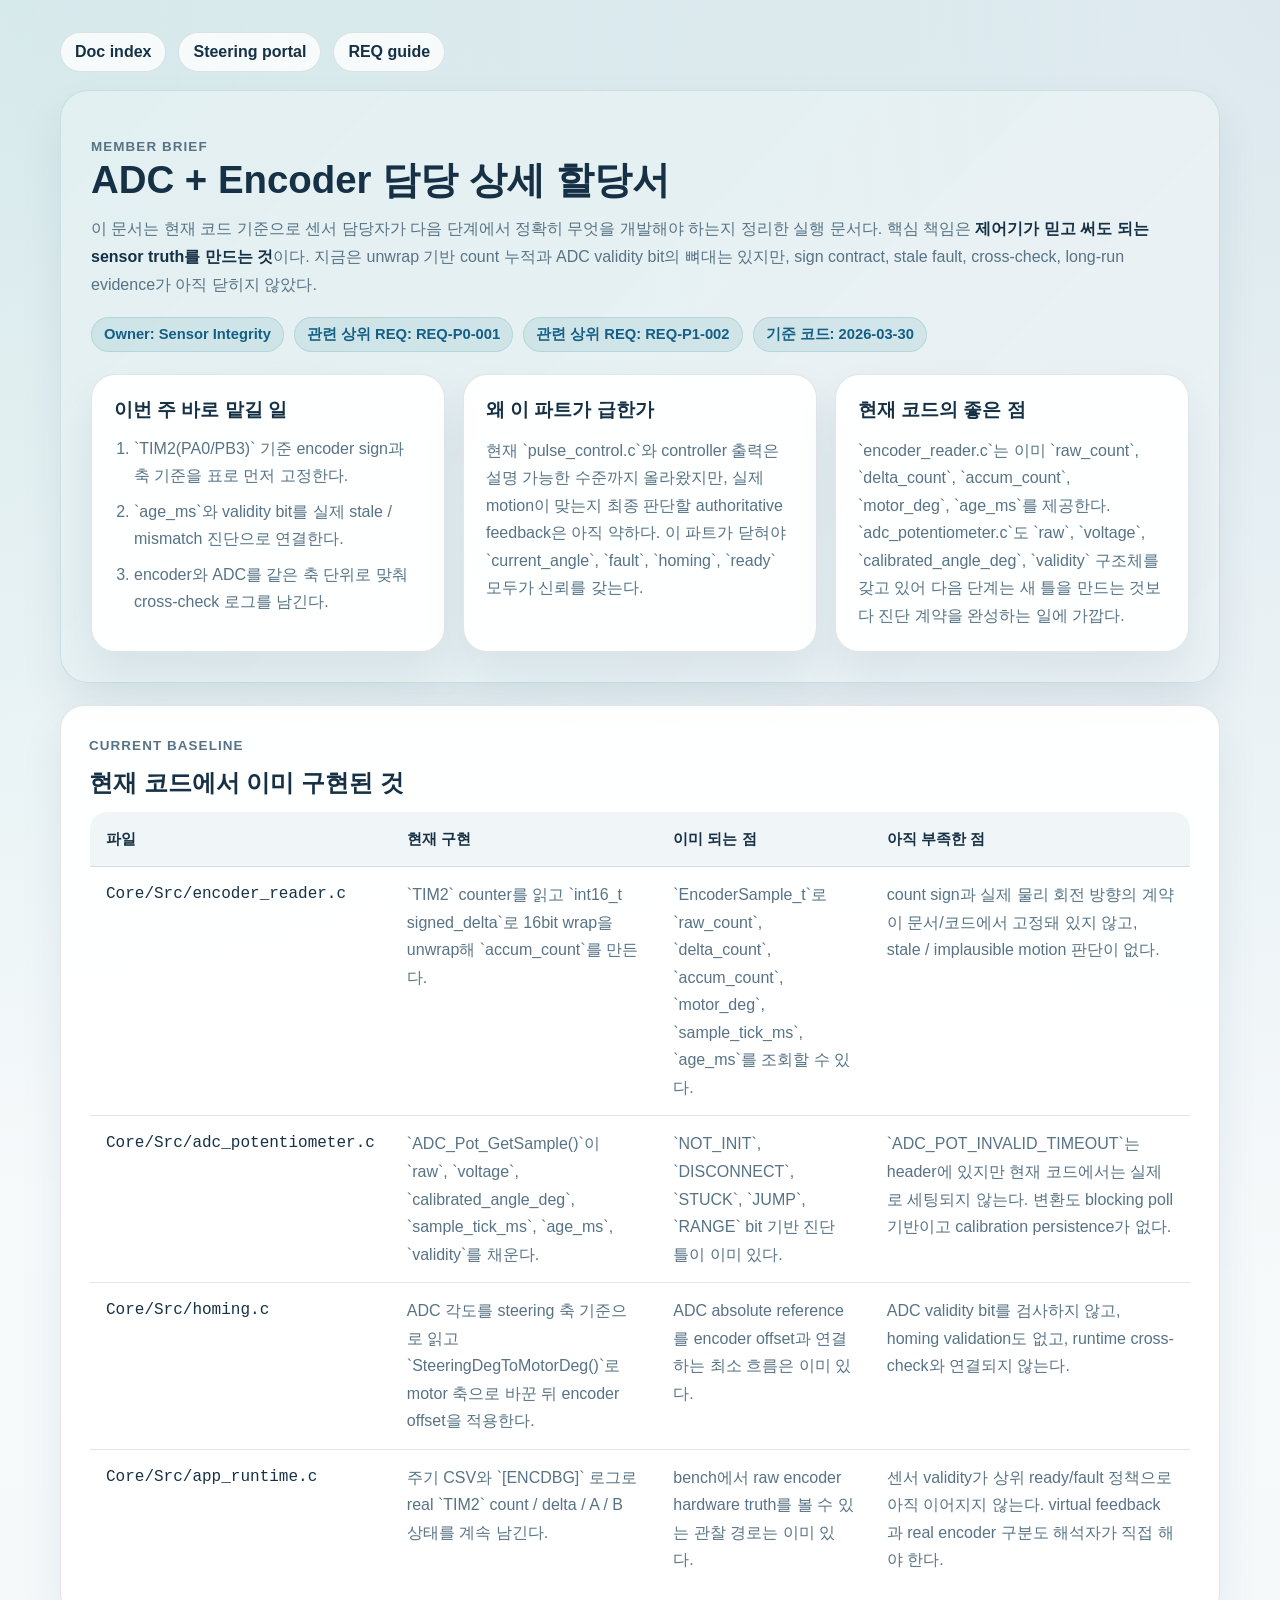
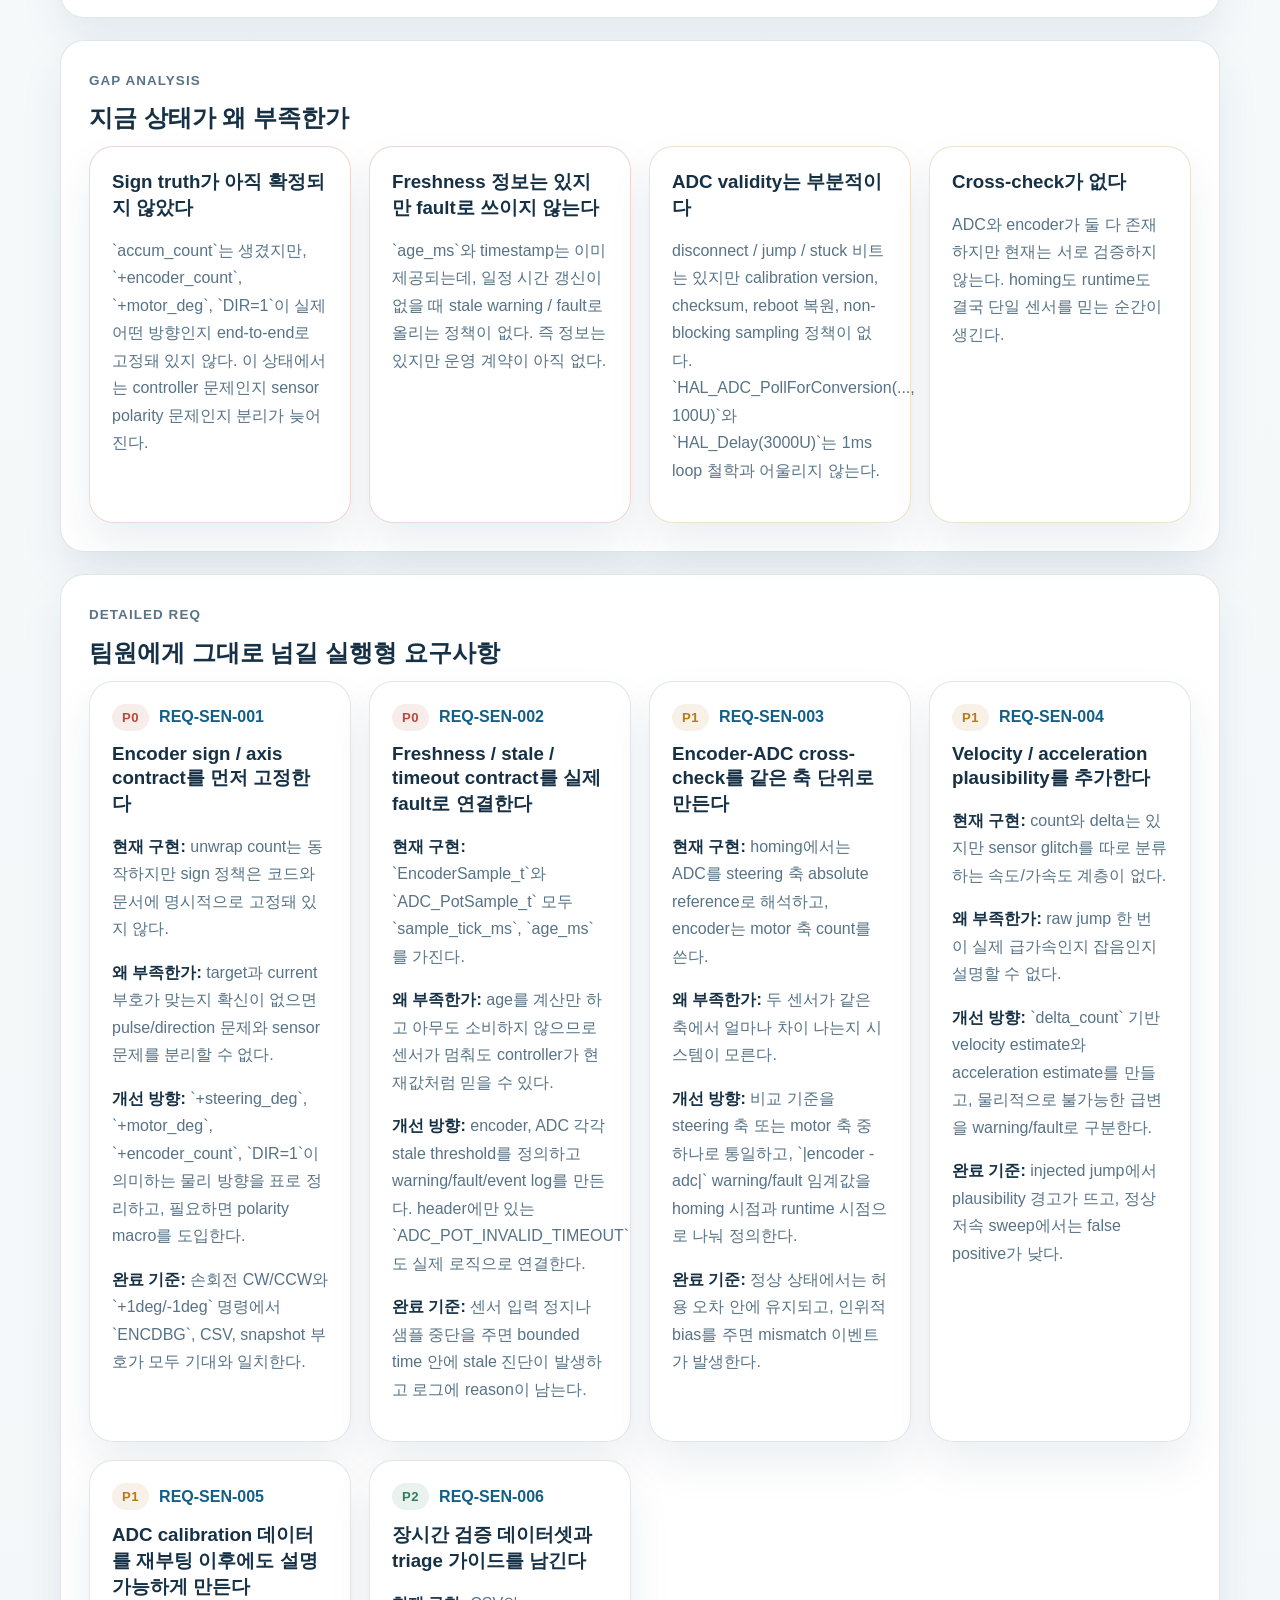
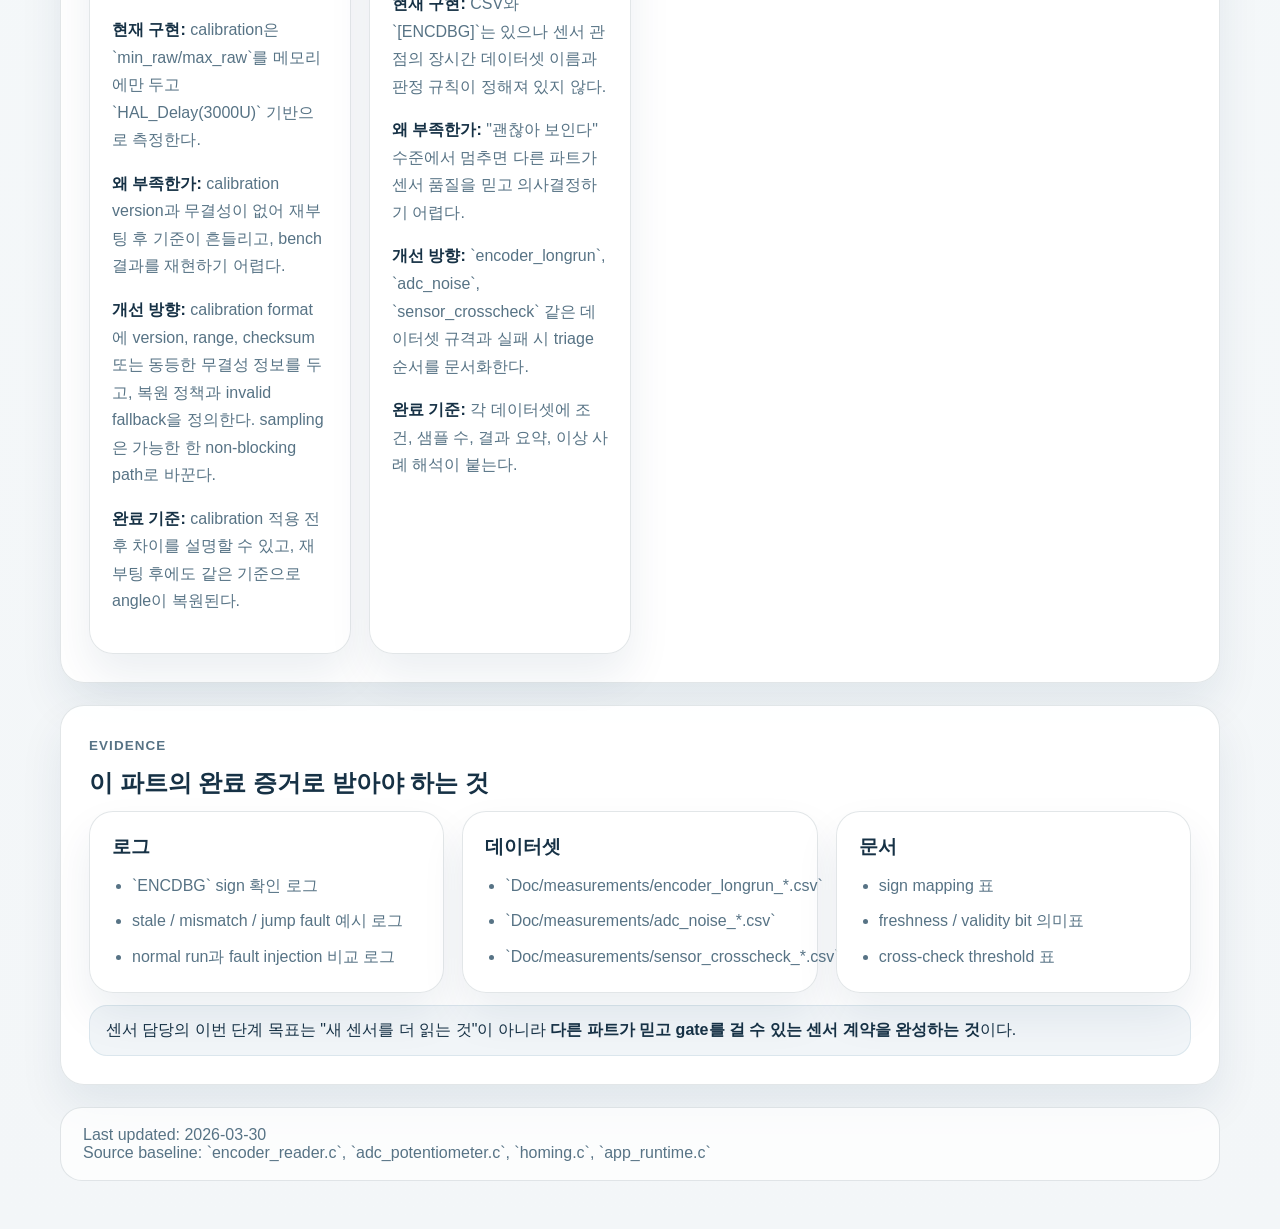
<file: docs/members/adc_encoder.html>
<!DOCTYPE html>
<html lang="ko">
<head>
  <meta charset="UTF-8">
  <meta name="viewport" content="width=device-width, initial-scale=1.0">
  <title>ADC + Encoder Assignment Brief</title>
  <link rel="stylesheet" href="member_brief.css">
</head>
<body>
  <main class="page">
    <div class="back-row">
      <a class="back-link" href="../README.md">Doc index</a>
      <a class="back-link" href="../steering_portal/index.html">Steering portal</a>
      <a class="back-link" href="../REQ/steering_project_req_ownership_guide.html">REQ guide</a>
    </div>

    <header class="hero">
      <p class="eyebrow">Member Brief</p>
      <h1>ADC + Encoder 담당 상세 할당서</h1>
      <p>
        이 문서는 현재 코드 기준으로 센서 담당자가 다음 단계에서 정확히 무엇을 개발해야 하는지 정리한 실행 문서다.
        핵심 책임은 <span class="strong">제어기가 믿고 써도 되는 sensor truth를 만드는 것</span>이다.
        지금은 unwrap 기반 count 누적과 ADC validity bit의 뼈대는 있지만,
        sign contract, stale fault, cross-check, long-run evidence가 아직 닫히지 않았다.
      </p>
      <div class="chip-row">
        <span class="chip">Owner: Sensor Integrity</span>
        <span class="chip">관련 상위 REQ: REQ-P0-001</span>
        <span class="chip">관련 상위 REQ: REQ-P1-002</span>
        <span class="chip">기준 코드: 2026-03-30</span>
      </div>

      <div class="hero-grid section">
        <article class="hero-card">
          <h3>이번 주 바로 맡길 일</h3>
          <ol>
            <li>`TIM2(PA0/PB3)` 기준 encoder sign과 축 기준을 표로 먼저 고정한다.</li>
            <li>`age_ms`와 validity bit를 실제 stale / mismatch 진단으로 연결한다.</li>
            <li>encoder와 ADC를 같은 축 단위로 맞춰 cross-check 로그를 남긴다.</li>
          </ol>
        </article>
        <article class="hero-card">
          <h3>왜 이 파트가 급한가</h3>
          <p>
            현재 `pulse_control.c`와 controller 출력은 설명 가능한 수준까지 올라왔지만,
            실제 motion이 맞는지 최종 판단할 authoritative feedback은 아직 약하다.
            이 파트가 닫혀야 `current_angle`, `fault`, `homing`, `ready` 모두가 신뢰를 갖는다.
          </p>
        </article>
        <article class="hero-card">
          <h3>현재 코드의 좋은 점</h3>
          <p>
            `encoder_reader.c`는 이미 `raw_count`, `delta_count`, `accum_count`, `motor_deg`, `age_ms`를 제공한다.
            `adc_potentiometer.c`도 `raw`, `voltage`, `calibrated_angle_deg`, `validity` 구조체를 갖고 있어
            다음 단계는 새 틀을 만드는 것보다 진단 계약을 완성하는 일에 가깝다.
          </p>
        </article>
      </div>
    </header>

    <section class="panel">
      <p class="eyebrow">Current Baseline</p>
      <h2>현재 코드에서 이미 구현된 것</h2>
      <table>
        <thead>
          <tr>
            <th>파일</th>
            <th>현재 구현</th>
            <th>이미 되는 점</th>
            <th>아직 부족한 점</th>
          </tr>
        </thead>
        <tbody>
          <tr>
            <td class="mono">Core/Src/encoder_reader.c</td>
            <td>`TIM2` counter를 읽고 `int16_t signed_delta`로 16bit wrap을 unwrap해 `accum_count`를 만든다.</td>
            <td>`EncoderSample_t`로 `raw_count`, `delta_count`, `accum_count`, `motor_deg`, `sample_tick_ms`, `age_ms`를 조회할 수 있다.</td>
            <td>count sign과 실제 물리 회전 방향의 계약이 문서/코드에서 고정돼 있지 않고, stale / implausible motion 판단이 없다.</td>
          </tr>
          <tr>
            <td class="mono">Core/Src/adc_potentiometer.c</td>
            <td>`ADC_Pot_GetSample()`이 `raw`, `voltage`, `calibrated_angle_deg`, `sample_tick_ms`, `age_ms`, `validity`를 채운다.</td>
            <td>`NOT_INIT`, `DISCONNECT`, `STUCK`, `JUMP`, `RANGE` bit 기반 진단 틀이 이미 있다.</td>
            <td>`ADC_POT_INVALID_TIMEOUT`는 header에 있지만 현재 코드에서는 실제로 세팅되지 않는다. 변환도 blocking poll 기반이고 calibration persistence가 없다.</td>
          </tr>
          <tr>
            <td class="mono">Core/Src/homing.c</td>
            <td>ADC 각도를 steering 축 기준으로 읽고 `SteeringDegToMotorDeg()`로 motor 축으로 바꾼 뒤 encoder offset을 적용한다.</td>
            <td>ADC absolute reference를 encoder offset과 연결하는 최소 흐름은 이미 있다.</td>
            <td>ADC validity bit를 검사하지 않고, homing validation도 없고, runtime cross-check와 연결되지 않는다.</td>
          </tr>
          <tr>
            <td class="mono">Core/Src/app_runtime.c</td>
            <td>주기 CSV와 `[ENCDBG]` 로그로 real `TIM2` count / delta / A / B 상태를 계속 남긴다.</td>
            <td>bench에서 raw encoder hardware truth를 볼 수 있는 관찰 경로는 이미 있다.</td>
            <td>센서 validity가 상위 ready/fault 정책으로 아직 이어지지 않는다. virtual feedback과 real encoder 구분도 해석자가 직접 해야 한다.</td>
          </tr>
        </tbody>
      </table>
    </section>

    <section class="panel">
      <p class="eyebrow">Gap Analysis</p>
      <h2>지금 상태가 왜 부족한가</h2>
      <div class="issue-grid">
        <article class="issue-card critical">
          <h3>Sign truth가 아직 확정되지 않았다</h3>
          <p>
            `accum_count`는 생겼지만, `+encoder_count`, `+motor_deg`, `DIR=1`이 실제 어떤 방향인지 end-to-end로 고정돼 있지 않다.
            이 상태에서는 controller 문제인지 sensor polarity 문제인지 분리가 늦어진다.
          </p>
        </article>
        <article class="issue-card critical">
          <h3>Freshness 정보는 있지만 fault로 쓰이지 않는다</h3>
          <p>
            `age_ms`와 timestamp는 이미 제공되는데, 일정 시간 갱신이 없을 때 stale warning / fault로 올리는 정책이 없다.
            즉 정보는 있지만 운영 계약이 아직 없다.
          </p>
        </article>
        <article class="issue-card warning">
          <h3>ADC validity는 부분적이다</h3>
          <p>
            disconnect / jump / stuck 비트는 있지만 calibration version, checksum, reboot 복원,
            non-blocking sampling 정책이 없다. `HAL_ADC_PollForConversion(..., 100U)`와 `HAL_Delay(3000U)`는 1ms loop 철학과 어울리지 않는다.
          </p>
        </article>
        <article class="issue-card warning">
          <h3>Cross-check가 없다</h3>
          <p>
            ADC와 encoder가 둘 다 존재하지만 현재는 서로 검증하지 않는다.
            homing도 runtime도 결국 단일 센서를 믿는 순간이 생긴다.
          </p>
        </article>
      </div>
    </section>

    <section class="panel">
      <p class="eyebrow">Detailed REQ</p>
      <h2>팀원에게 그대로 넘길 실행형 요구사항</h2>
      <div class="req-grid">
        <article class="req-card">
          <div class="req-top">
            <span class="priority p0">P0</span>
            <span class="req-id">REQ-SEN-001</span>
          </div>
          <h3>Encoder sign / axis contract를 먼저 고정한다</h3>
          <p><span class="strong">현재 구현:</span> unwrap count는 동작하지만 sign 정책은 코드와 문서에 명시적으로 고정돼 있지 않다.</p>
          <p><span class="strong">왜 부족한가:</span> target과 current 부호가 맞는지 확신이 없으면 pulse/direction 문제와 sensor 문제를 분리할 수 없다.</p>
          <p><span class="strong">개선 방향:</span> `+steering_deg`, `+motor_deg`, `+encoder_count`, `DIR=1`이 의미하는 물리 방향을 표로 정리하고, 필요하면 polarity macro를 도입한다.</p>
          <p><span class="strong">완료 기준:</span> 손회전 CW/CCW와 `+1deg/-1deg` 명령에서 `ENCDBG`, CSV, snapshot 부호가 모두 기대와 일치한다.</p>
        </article>

        <article class="req-card">
          <div class="req-top">
            <span class="priority p0">P0</span>
            <span class="req-id">REQ-SEN-002</span>
          </div>
          <h3>Freshness / stale / timeout contract를 실제 fault로 연결한다</h3>
          <p><span class="strong">현재 구현:</span> `EncoderSample_t`와 `ADC_PotSample_t` 모두 `sample_tick_ms`, `age_ms`를 가진다.</p>
          <p><span class="strong">왜 부족한가:</span> age를 계산만 하고 아무도 소비하지 않으므로 센서가 멈춰도 controller가 현재값처럼 믿을 수 있다.</p>
          <p><span class="strong">개선 방향:</span> encoder, ADC 각각 stale threshold를 정의하고 warning/fault/event log를 만든다. header에만 있는 `ADC_POT_INVALID_TIMEOUT`도 실제 로직으로 연결한다.</p>
          <p><span class="strong">완료 기준:</span> 센서 입력 정지나 샘플 중단을 주면 bounded time 안에 stale 진단이 발생하고 로그에 reason이 남는다.</p>
        </article>

        <article class="req-card">
          <div class="req-top">
            <span class="priority p1">P1</span>
            <span class="req-id">REQ-SEN-003</span>
          </div>
          <h3>Encoder-ADC cross-check를 같은 축 단위로 만든다</h3>
          <p><span class="strong">현재 구현:</span> homing에서는 ADC를 steering 축 absolute reference로 해석하고, encoder는 motor 축 count를 쓴다.</p>
          <p><span class="strong">왜 부족한가:</span> 두 센서가 같은 축에서 얼마나 차이 나는지 시스템이 모른다.</p>
          <p><span class="strong">개선 방향:</span> 비교 기준을 steering 축 또는 motor 축 중 하나로 통일하고, `|encoder - adc|` warning/fault 임계값을 homing 시점과 runtime 시점으로 나눠 정의한다.</p>
          <p><span class="strong">완료 기준:</span> 정상 상태에서는 허용 오차 안에 유지되고, 인위적 bias를 주면 mismatch 이벤트가 발생한다.</p>
        </article>

        <article class="req-card">
          <div class="req-top">
            <span class="priority p1">P1</span>
            <span class="req-id">REQ-SEN-004</span>
          </div>
          <h3>Velocity / acceleration plausibility를 추가한다</h3>
          <p><span class="strong">현재 구현:</span> count와 delta는 있지만 sensor glitch를 따로 분류하는 속도/가속도 계층이 없다.</p>
          <p><span class="strong">왜 부족한가:</span> raw jump 한 번이 실제 급가속인지 잡음인지 설명할 수 없다.</p>
          <p><span class="strong">개선 방향:</span> `delta_count` 기반 velocity estimate와 acceleration estimate를 만들고, 물리적으로 불가능한 급변을 warning/fault로 구분한다.</p>
          <p><span class="strong">완료 기준:</span> injected jump에서 plausibility 경고가 뜨고, 정상 저속 sweep에서는 false positive가 낮다.</p>
        </article>

        <article class="req-card">
          <div class="req-top">
            <span class="priority p1">P1</span>
            <span class="req-id">REQ-SEN-005</span>
          </div>
          <h3>ADC calibration 데이터를 재부팅 이후에도 설명 가능하게 만든다</h3>
          <p><span class="strong">현재 구현:</span> calibration은 `min_raw/max_raw`를 메모리에만 두고 `HAL_Delay(3000U)` 기반으로 측정한다.</p>
          <p><span class="strong">왜 부족한가:</span> calibration version과 무결성이 없어 재부팅 후 기준이 흔들리고, bench 결과를 재현하기 어렵다.</p>
          <p><span class="strong">개선 방향:</span> calibration format에 version, range, checksum 또는 동등한 무결성 정보를 두고, 복원 정책과 invalid fallback을 정의한다. sampling은 가능한 한 non-blocking path로 바꾼다.</p>
          <p><span class="strong">완료 기준:</span> calibration 적용 전후 차이를 설명할 수 있고, 재부팅 후에도 같은 기준으로 angle이 복원된다.</p>
        </article>

        <article class="req-card">
          <div class="req-top">
            <span class="priority p2">P2</span>
            <span class="req-id">REQ-SEN-006</span>
          </div>
          <h3>장시간 검증 데이터셋과 triage 가이드를 남긴다</h3>
          <p><span class="strong">현재 구현:</span> CSV와 `[ENCDBG]`는 있으나 센서 관점의 장시간 데이터셋 이름과 판정 규칙이 정해져 있지 않다.</p>
          <p><span class="strong">왜 부족한가:</span> "괜찮아 보인다" 수준에서 멈추면 다른 파트가 센서 품질을 믿고 의사결정하기 어렵다.</p>
          <p><span class="strong">개선 방향:</span> `encoder_longrun`, `adc_noise`, `sensor_crosscheck` 같은 데이터셋 규격과 실패 시 triage 순서를 문서화한다.</p>
          <p><span class="strong">완료 기준:</span> 각 데이터셋에 조건, 샘플 수, 결과 요약, 이상 사례 해석이 붙는다.</p>
        </article>
      </div>
    </section>

    <section class="panel">
      <p class="eyebrow">Evidence</p>
      <h2>이 파트의 완료 증거로 받아야 하는 것</h2>
      <div class="evidence-grid">
        <article class="evidence-card">
          <h3>로그</h3>
          <ul>
            <li>`ENCDBG` sign 확인 로그</li>
            <li>stale / mismatch / jump fault 예시 로그</li>
            <li>normal run과 fault injection 비교 로그</li>
          </ul>
        </article>
        <article class="evidence-card">
          <h3>데이터셋</h3>
          <ul>
            <li>`Doc/measurements/encoder_longrun_*.csv`</li>
            <li>`Doc/measurements/adc_noise_*.csv`</li>
            <li>`Doc/measurements/sensor_crosscheck_*.csv`</li>
          </ul>
        </article>
        <article class="evidence-card">
          <h3>문서</h3>
          <ul>
            <li>sign mapping 표</li>
            <li>freshness / validity bit 의미표</li>
            <li>cross-check threshold 표</li>
          </ul>
        </article>
      </div>
      <div class="note">
        센서 담당의 이번 단계 목표는 "새 센서를 더 읽는 것"이 아니라
        <span class="strong">다른 파트가 믿고 gate를 걸 수 있는 센서 계약을 완성하는 것</span>이다.
      </div>
    </section>

    <div class="footer">
      Last updated: 2026-03-30<br>
      Source baseline: `encoder_reader.c`, `adc_potentiometer.c`, `homing.c`, `app_runtime.c`
    </div>
  </main>
</body>
</html>
</file>
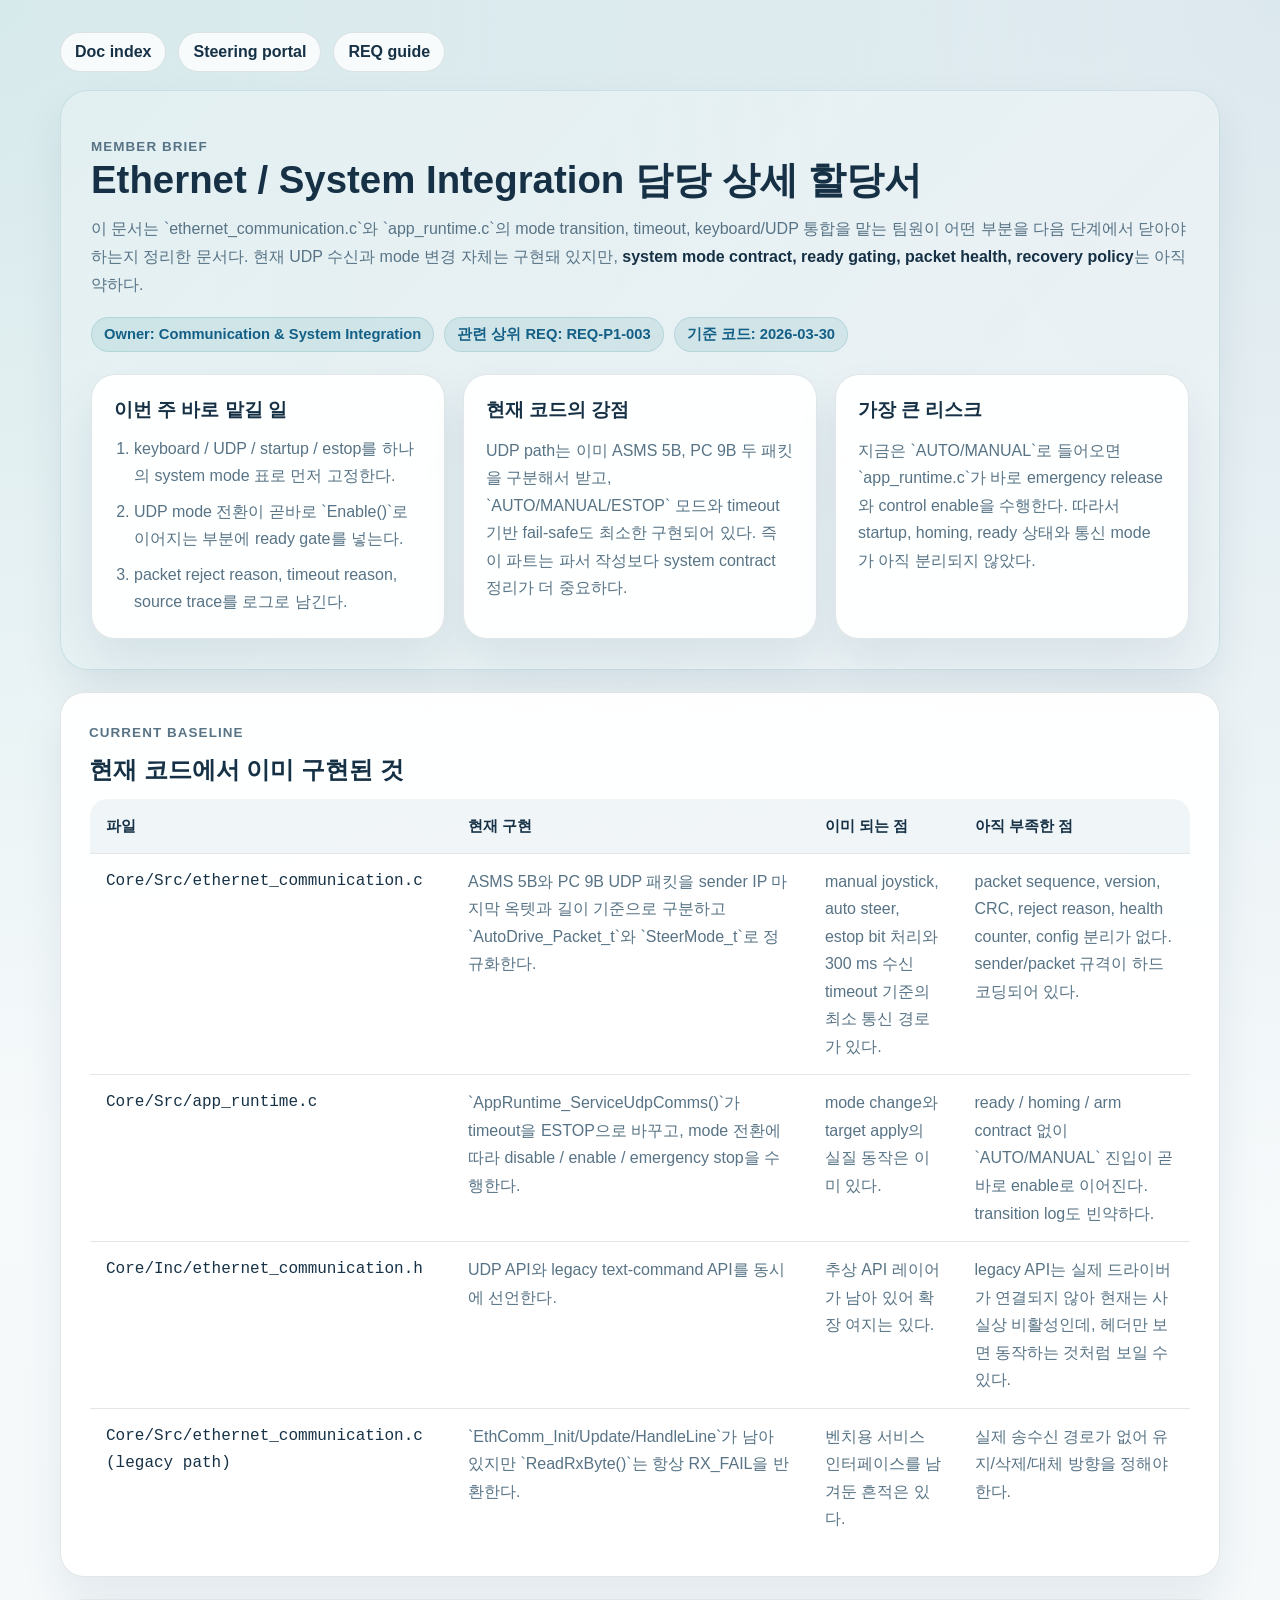
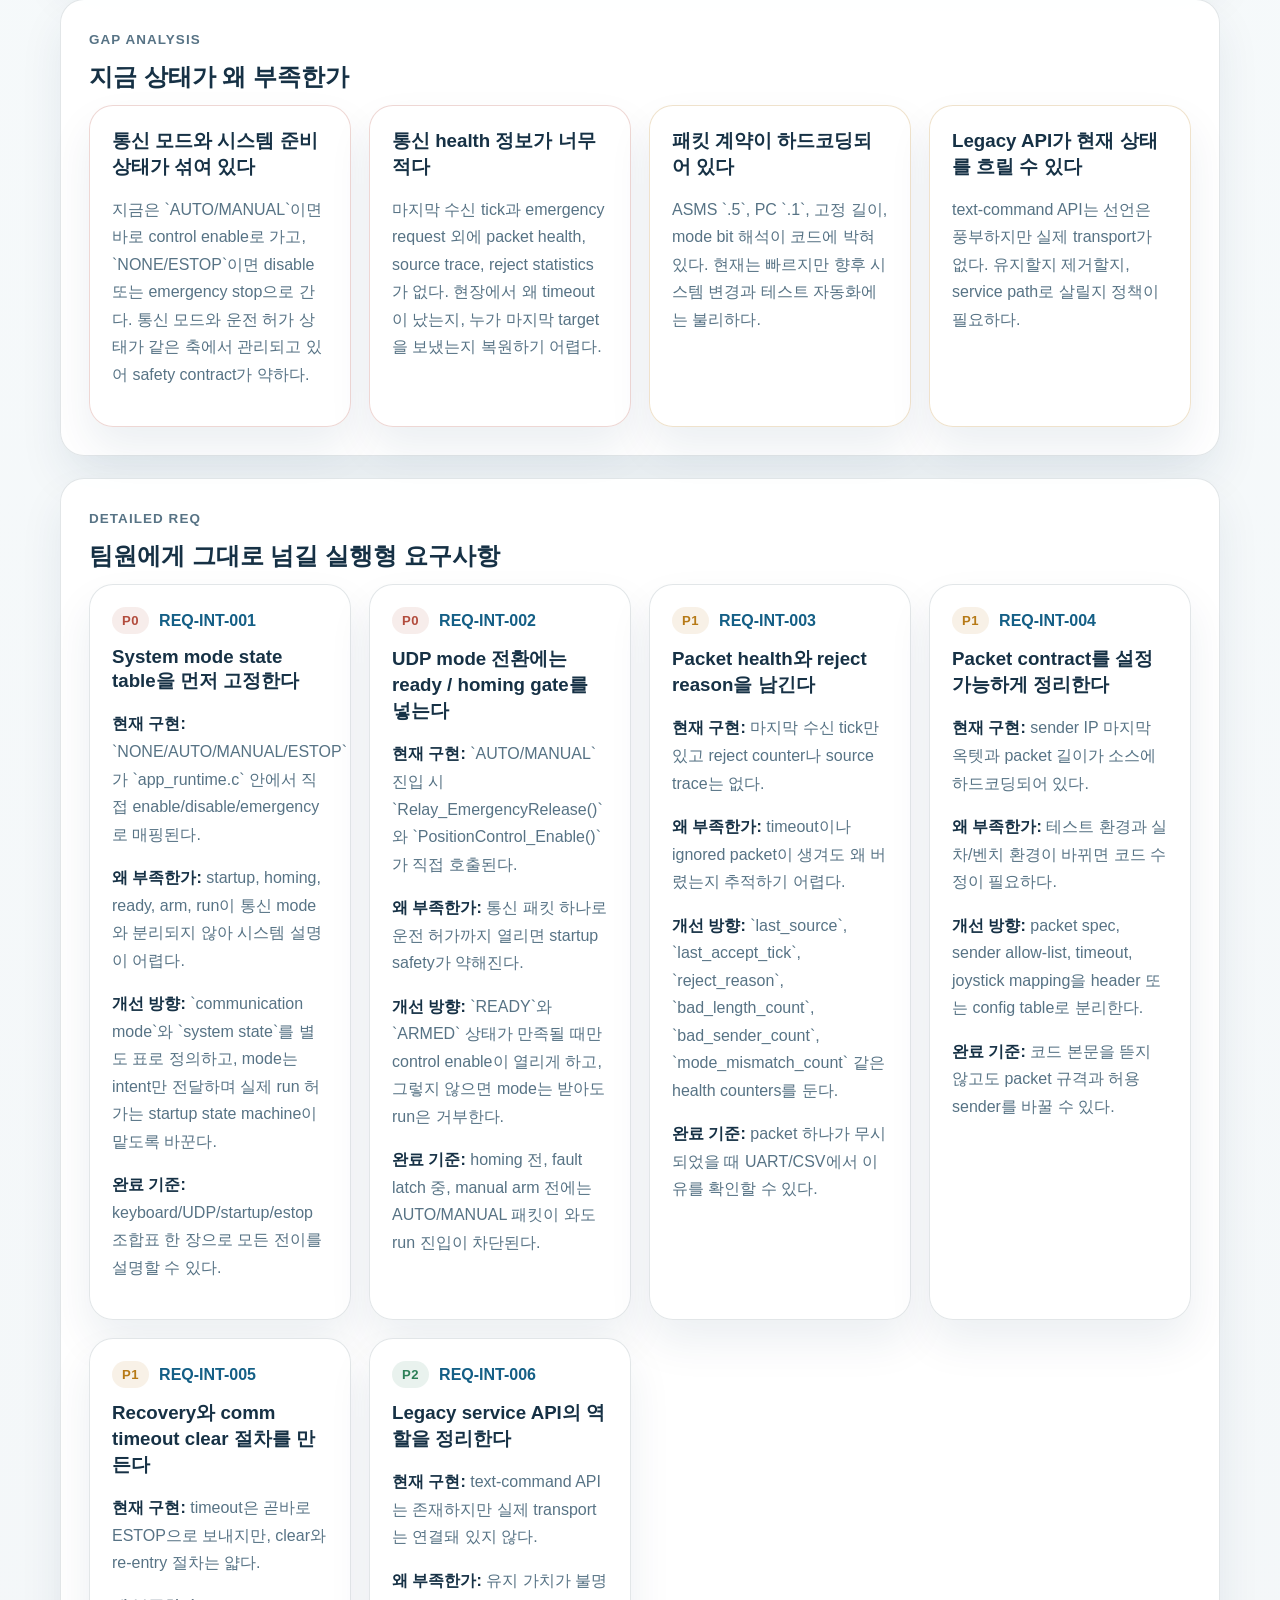
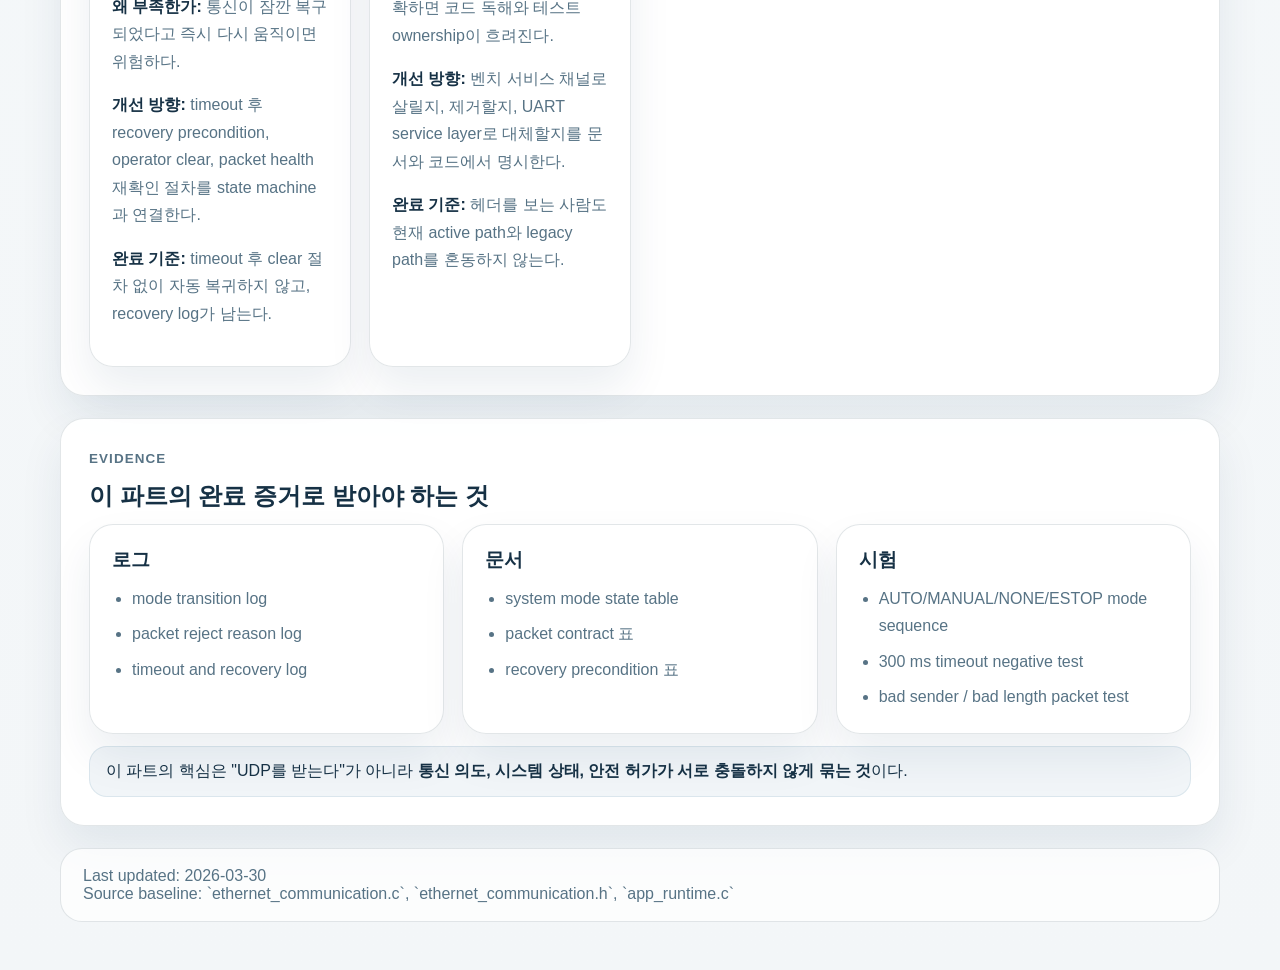
<file: docs/members/ethernet_integration.html>
<!DOCTYPE html>
<html lang="ko">
<head>
  <meta charset="UTF-8">
  <meta name="viewport" content="width=device-width, initial-scale=1.0">
  <title>Ethernet &amp; System Integration Assignment Brief</title>
  <link rel="stylesheet" href="member_brief.css">
</head>
<body>
  <main class="page">
    <div class="back-row">
      <a class="back-link" href="../README.md">Doc index</a>
      <a class="back-link" href="../steering_portal/index.html">Steering portal</a>
      <a class="back-link" href="../REQ/steering_project_req_ownership_guide.html">REQ guide</a>
    </div>

    <header class="hero">
      <p class="eyebrow">Member Brief</p>
      <h1>Ethernet / System Integration 담당 상세 할당서</h1>
      <p>
        이 문서는 `ethernet_communication.c`와 `app_runtime.c`의 mode transition, timeout, keyboard/UDP 통합을 맡는 팀원이
        어떤 부분을 다음 단계에서 닫아야 하는지 정리한 문서다.
        현재 UDP 수신과 mode 변경 자체는 구현돼 있지만, <span class="strong">system mode contract, ready gating, packet health, recovery policy</span>는 아직 약하다.
      </p>
      <div class="chip-row">
        <span class="chip">Owner: Communication &amp; System Integration</span>
        <span class="chip">관련 상위 REQ: REQ-P1-003</span>
        <span class="chip">기준 코드: 2026-03-30</span>
      </div>

      <div class="hero-grid section">
        <article class="hero-card">
          <h3>이번 주 바로 맡길 일</h3>
          <ol>
            <li>keyboard / UDP / startup / estop를 하나의 system mode 표로 먼저 고정한다.</li>
            <li>UDP mode 전환이 곧바로 `Enable()`로 이어지는 부분에 ready gate를 넣는다.</li>
            <li>packet reject reason, timeout reason, source trace를 로그로 남긴다.</li>
          </ol>
        </article>
        <article class="hero-card">
          <h3>현재 코드의 강점</h3>
          <p>
            UDP path는 이미 ASMS 5B, PC 9B 두 패킷을 구분해서 받고, `AUTO/MANUAL/ESTOP` 모드와 timeout 기반 fail-safe도 최소한 구현되어 있다.
            즉 이 파트는 파서 작성보다 system contract 정리가 더 중요하다.
          </p>
        </article>
        <article class="hero-card">
          <h3>가장 큰 리스크</h3>
          <p>
            지금은 `AUTO/MANUAL`로 들어오면 `app_runtime.c`가 바로 emergency release와 control enable을 수행한다.
            따라서 startup, homing, ready 상태와 통신 mode가 아직 분리되지 않았다.
          </p>
        </article>
      </div>
    </header>

    <section class="panel">
      <p class="eyebrow">Current Baseline</p>
      <h2>현재 코드에서 이미 구현된 것</h2>
      <table>
        <thead>
          <tr>
            <th>파일</th>
            <th>현재 구현</th>
            <th>이미 되는 점</th>
            <th>아직 부족한 점</th>
          </tr>
        </thead>
        <tbody>
          <tr>
            <td class="mono">Core/Src/ethernet_communication.c</td>
            <td>ASMS 5B와 PC 9B UDP 패킷을 sender IP 마지막 옥텟과 길이 기준으로 구분하고 `AutoDrive_Packet_t`와 `SteerMode_t`로 정규화한다.</td>
            <td>manual joystick, auto steer, estop bit 처리와 300 ms 수신 timeout 기준의 최소 통신 경로가 있다.</td>
            <td>packet sequence, version, CRC, reject reason, health counter, config 분리가 없다. sender/packet 규격이 하드코딩되어 있다.</td>
          </tr>
          <tr>
            <td class="mono">Core/Src/app_runtime.c</td>
            <td>`AppRuntime_ServiceUdpComms()`가 timeout을 ESTOP으로 바꾸고, mode 전환에 따라 disable / enable / emergency stop을 수행한다.</td>
            <td>mode change와 target apply의 실질 동작은 이미 있다.</td>
            <td>ready / homing / arm contract 없이 `AUTO/MANUAL` 진입이 곧바로 enable로 이어진다. transition log도 빈약하다.</td>
          </tr>
          <tr>
            <td class="mono">Core/Inc/ethernet_communication.h</td>
            <td>UDP API와 legacy text-command API를 동시에 선언한다.</td>
            <td>추상 API 레이어가 남아 있어 확장 여지는 있다.</td>
            <td>legacy API는 실제 드라이버가 연결되지 않아 현재는 사실상 비활성인데, 헤더만 보면 동작하는 것처럼 보일 수 있다.</td>
          </tr>
          <tr>
            <td class="mono">Core/Src/ethernet_communication.c (legacy path)</td>
            <td>`EthComm_Init/Update/HandleLine`가 남아 있지만 `ReadRxByte()`는 항상 RX_FAIL을 반환한다.</td>
            <td>벤치용 서비스 인터페이스를 남겨둔 흔적은 있다.</td>
            <td>실제 송수신 경로가 없어 유지/삭제/대체 방향을 정해야 한다.</td>
          </tr>
        </tbody>
      </table>
    </section>

    <section class="panel">
      <p class="eyebrow">Gap Analysis</p>
      <h2>지금 상태가 왜 부족한가</h2>
      <div class="issue-grid">
        <article class="issue-card critical">
          <h3>통신 모드와 시스템 준비 상태가 섞여 있다</h3>
          <p>
            지금은 `AUTO/MANUAL`이면 바로 control enable로 가고, `NONE/ESTOP`이면 disable 또는 emergency stop으로 간다.
            통신 모드와 운전 허가 상태가 같은 축에서 관리되고 있어 safety contract가 약하다.
          </p>
        </article>
        <article class="issue-card critical">
          <h3>통신 health 정보가 너무 적다</h3>
          <p>
            마지막 수신 tick과 emergency request 외에 packet health, source trace, reject statistics가 없다.
            현장에서 왜 timeout이 났는지, 누가 마지막 target을 보냈는지 복원하기 어렵다.
          </p>
        </article>
        <article class="issue-card warning">
          <h3>패킷 계약이 하드코딩되어 있다</h3>
          <p>
            ASMS `.5`, PC `.1`, 고정 길이, mode bit 해석이 코드에 박혀 있다.
            현재는 빠르지만 향후 시스템 변경과 테스트 자동화에는 불리하다.
          </p>
        </article>
        <article class="issue-card warning">
          <h3>Legacy API가 현재 상태를 흐릴 수 있다</h3>
          <p>
            text-command API는 선언은 풍부하지만 실제 transport가 없다.
            유지할지 제거할지, service path로 살릴지 정책이 필요하다.
          </p>
        </article>
      </div>
    </section>

    <section class="panel">
      <p class="eyebrow">Detailed REQ</p>
      <h2>팀원에게 그대로 넘길 실행형 요구사항</h2>
      <div class="req-grid">
        <article class="req-card">
          <div class="req-top"><span class="priority p0">P0</span><span class="req-id">REQ-INT-001</span></div>
          <h3>System mode state table을 먼저 고정한다</h3>
          <p><span class="strong">현재 구현:</span> `NONE/AUTO/MANUAL/ESTOP`가 `app_runtime.c` 안에서 직접 enable/disable/emergency로 매핑된다.</p>
          <p><span class="strong">왜 부족한가:</span> startup, homing, ready, arm, run이 통신 mode와 분리되지 않아 시스템 설명이 어렵다.</p>
          <p><span class="strong">개선 방향:</span> `communication mode`와 `system state`를 별도 표로 정의하고, mode는 intent만 전달하며 실제 run 허가는 startup state machine이 맡도록 바꾼다.</p>
          <p><span class="strong">완료 기준:</span> keyboard/UDP/startup/estop 조합표 한 장으로 모든 전이를 설명할 수 있다.</p>
        </article>

        <article class="req-card">
          <div class="req-top"><span class="priority p0">P0</span><span class="req-id">REQ-INT-002</span></div>
          <h3>UDP mode 전환에는 ready / homing gate를 넣는다</h3>
          <p><span class="strong">현재 구현:</span> `AUTO/MANUAL` 진입 시 `Relay_EmergencyRelease()`와 `PositionControl_Enable()`가 직접 호출된다.</p>
          <p><span class="strong">왜 부족한가:</span> 통신 패킷 하나로 운전 허가까지 열리면 startup safety가 약해진다.</p>
          <p><span class="strong">개선 방향:</span> `READY`와 `ARMED` 상태가 만족될 때만 control enable이 열리게 하고, 그렇지 않으면 mode는 받아도 run은 거부한다.</p>
          <p><span class="strong">완료 기준:</span> homing 전, fault latch 중, manual arm 전에는 AUTO/MANUAL 패킷이 와도 run 진입이 차단된다.</p>
        </article>

        <article class="req-card">
          <div class="req-top"><span class="priority p1">P1</span><span class="req-id">REQ-INT-003</span></div>
          <h3>Packet health와 reject reason을 남긴다</h3>
          <p><span class="strong">현재 구현:</span> 마지막 수신 tick만 있고 reject counter나 source trace는 없다.</p>
          <p><span class="strong">왜 부족한가:</span> timeout이나 ignored packet이 생겨도 왜 버렸는지 추적하기 어렵다.</p>
          <p><span class="strong">개선 방향:</span> `last_source`, `last_accept_tick`, `reject_reason`, `bad_length_count`, `bad_sender_count`, `mode_mismatch_count` 같은 health counters를 둔다.</p>
          <p><span class="strong">완료 기준:</span> packet 하나가 무시되었을 때 UART/CSV에서 이유를 확인할 수 있다.</p>
        </article>

        <article class="req-card">
          <div class="req-top"><span class="priority p1">P1</span><span class="req-id">REQ-INT-004</span></div>
          <h3>Packet contract를 설정 가능하게 정리한다</h3>
          <p><span class="strong">현재 구현:</span> sender IP 마지막 옥텟과 packet 길이가 소스에 하드코딩되어 있다.</p>
          <p><span class="strong">왜 부족한가:</span> 테스트 환경과 실차/벤치 환경이 바뀌면 코드 수정이 필요하다.</p>
          <p><span class="strong">개선 방향:</span> packet spec, sender allow-list, timeout, joystick mapping을 header 또는 config table로 분리한다.</p>
          <p><span class="strong">완료 기준:</span> 코드 본문을 뜯지 않고도 packet 규격과 허용 sender를 바꿀 수 있다.</p>
        </article>

        <article class="req-card">
          <div class="req-top"><span class="priority p1">P1</span><span class="req-id">REQ-INT-005</span></div>
          <h3>Recovery와 comm timeout clear 절차를 만든다</h3>
          <p><span class="strong">현재 구현:</span> timeout은 곧바로 ESTOP으로 보내지만, clear와 re-entry 절차는 얇다.</p>
          <p><span class="strong">왜 부족한가:</span> 통신이 잠깐 복구되었다고 즉시 다시 움직이면 위험하다.</p>
          <p><span class="strong">개선 방향:</span> timeout 후 recovery precondition, operator clear, packet health 재확인 절차를 state machine과 연결한다.</p>
          <p><span class="strong">완료 기준:</span> timeout 후 clear 절차 없이 자동 복귀하지 않고, recovery log가 남는다.</p>
        </article>

        <article class="req-card">
          <div class="req-top"><span class="priority p2">P2</span><span class="req-id">REQ-INT-006</span></div>
          <h3>Legacy service API의 역할을 정리한다</h3>
          <p><span class="strong">현재 구현:</span> text-command API는 존재하지만 실제 transport는 연결돼 있지 않다.</p>
          <p><span class="strong">왜 부족한가:</span> 유지 가치가 불명확하면 코드 독해와 테스트 ownership이 흐려진다.</p>
          <p><span class="strong">개선 방향:</span> 벤치 서비스 채널로 살릴지, 제거할지, UART service layer로 대체할지를 문서와 코드에서 명시한다.</p>
          <p><span class="strong">완료 기준:</span> 헤더를 보는 사람도 현재 active path와 legacy path를 혼동하지 않는다.</p>
        </article>
      </div>
    </section>

    <section class="panel">
      <p class="eyebrow">Evidence</p>
      <h2>이 파트의 완료 증거로 받아야 하는 것</h2>
      <div class="evidence-grid">
        <article class="evidence-card">
          <h3>로그</h3>
          <ul>
            <li>mode transition log</li>
            <li>packet reject reason log</li>
            <li>timeout and recovery log</li>
          </ul>
        </article>
        <article class="evidence-card">
          <h3>문서</h3>
          <ul>
            <li>system mode state table</li>
            <li>packet contract 표</li>
            <li>recovery precondition 표</li>
          </ul>
        </article>
        <article class="evidence-card">
          <h3>시험</h3>
          <ul>
            <li>AUTO/MANUAL/NONE/ESTOP mode sequence</li>
            <li>300 ms timeout negative test</li>
            <li>bad sender / bad length packet test</li>
          </ul>
        </article>
      </div>
      <div class="note">
        이 파트의 핵심은 "UDP를 받는다"가 아니라
        <span class="strong">통신 의도, 시스템 상태, 안전 허가가 서로 충돌하지 않게 묶는 것</span>이다.
      </div>
    </section>

    <div class="footer">
      Last updated: 2026-03-30<br>
      Source baseline: `ethernet_communication.c`, `ethernet_communication.h`, `app_runtime.c`
    </div>
  </main>
</body>
</html>
</file>
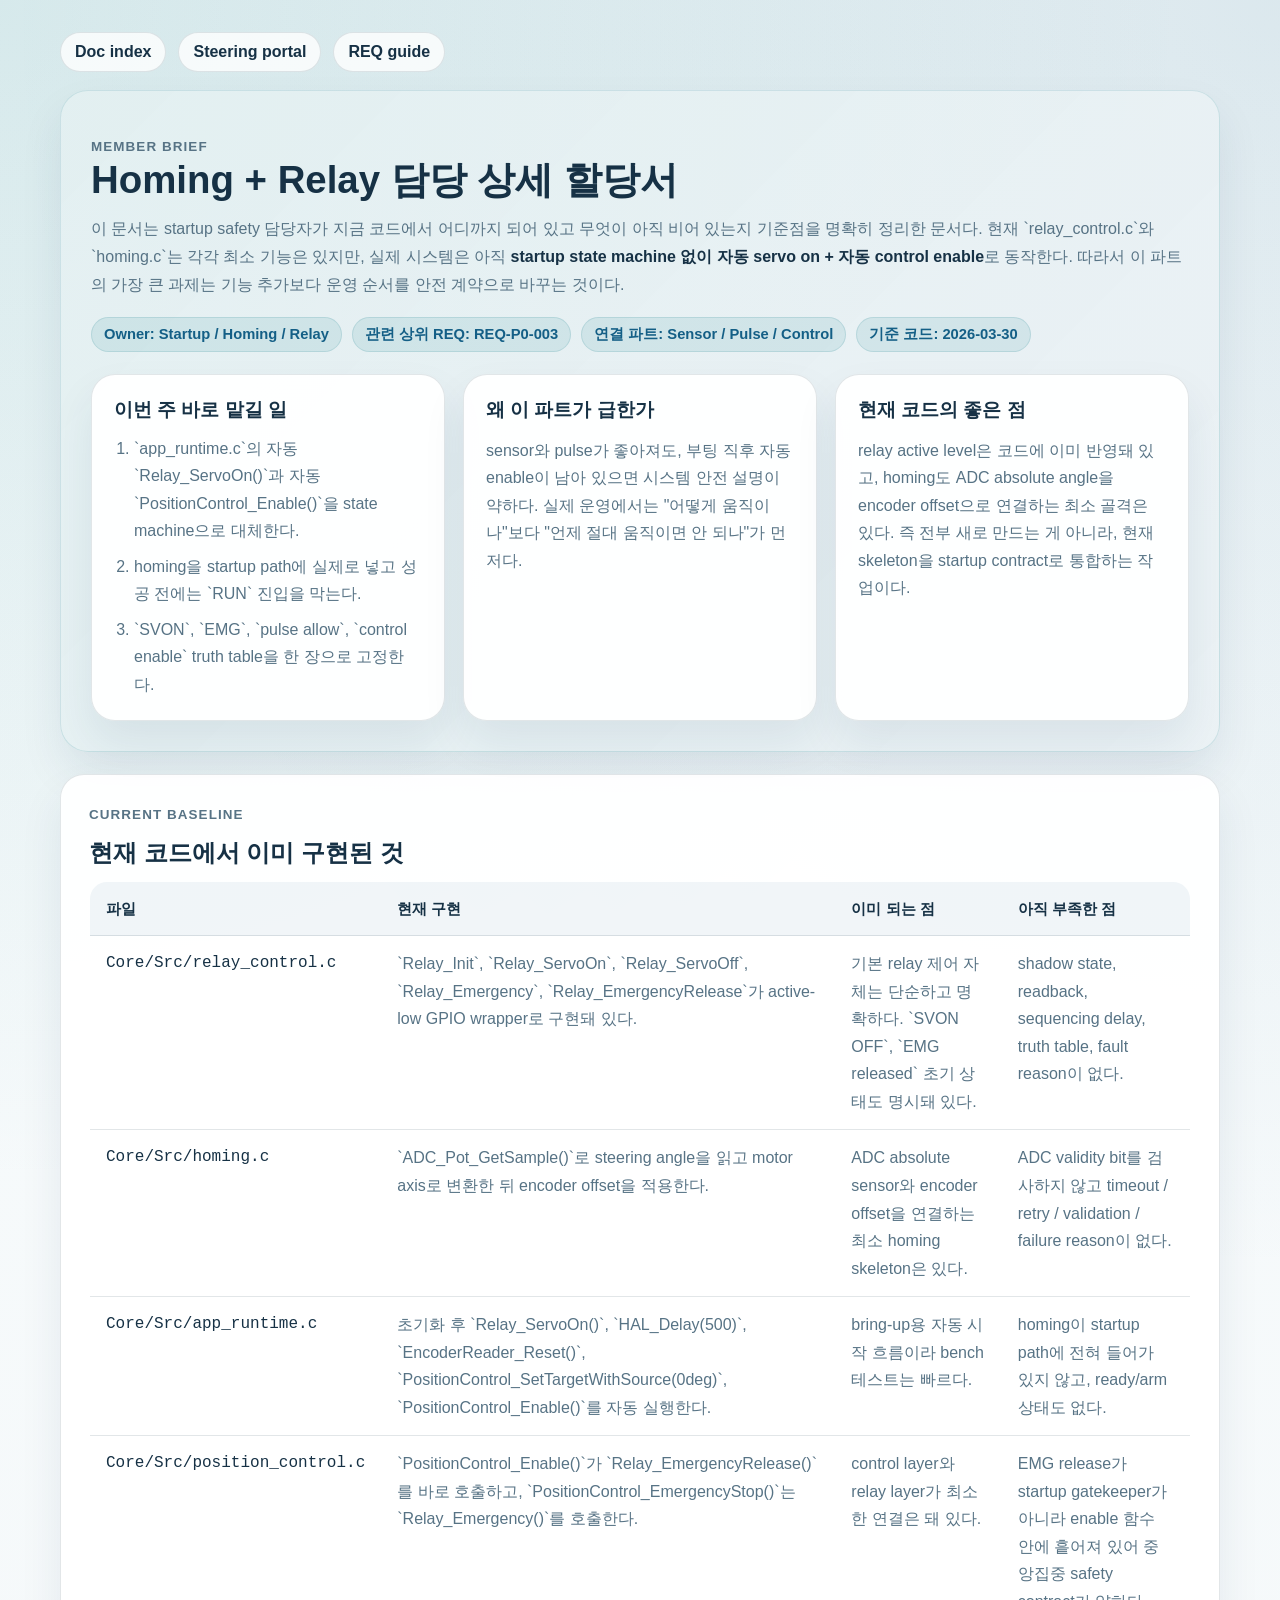
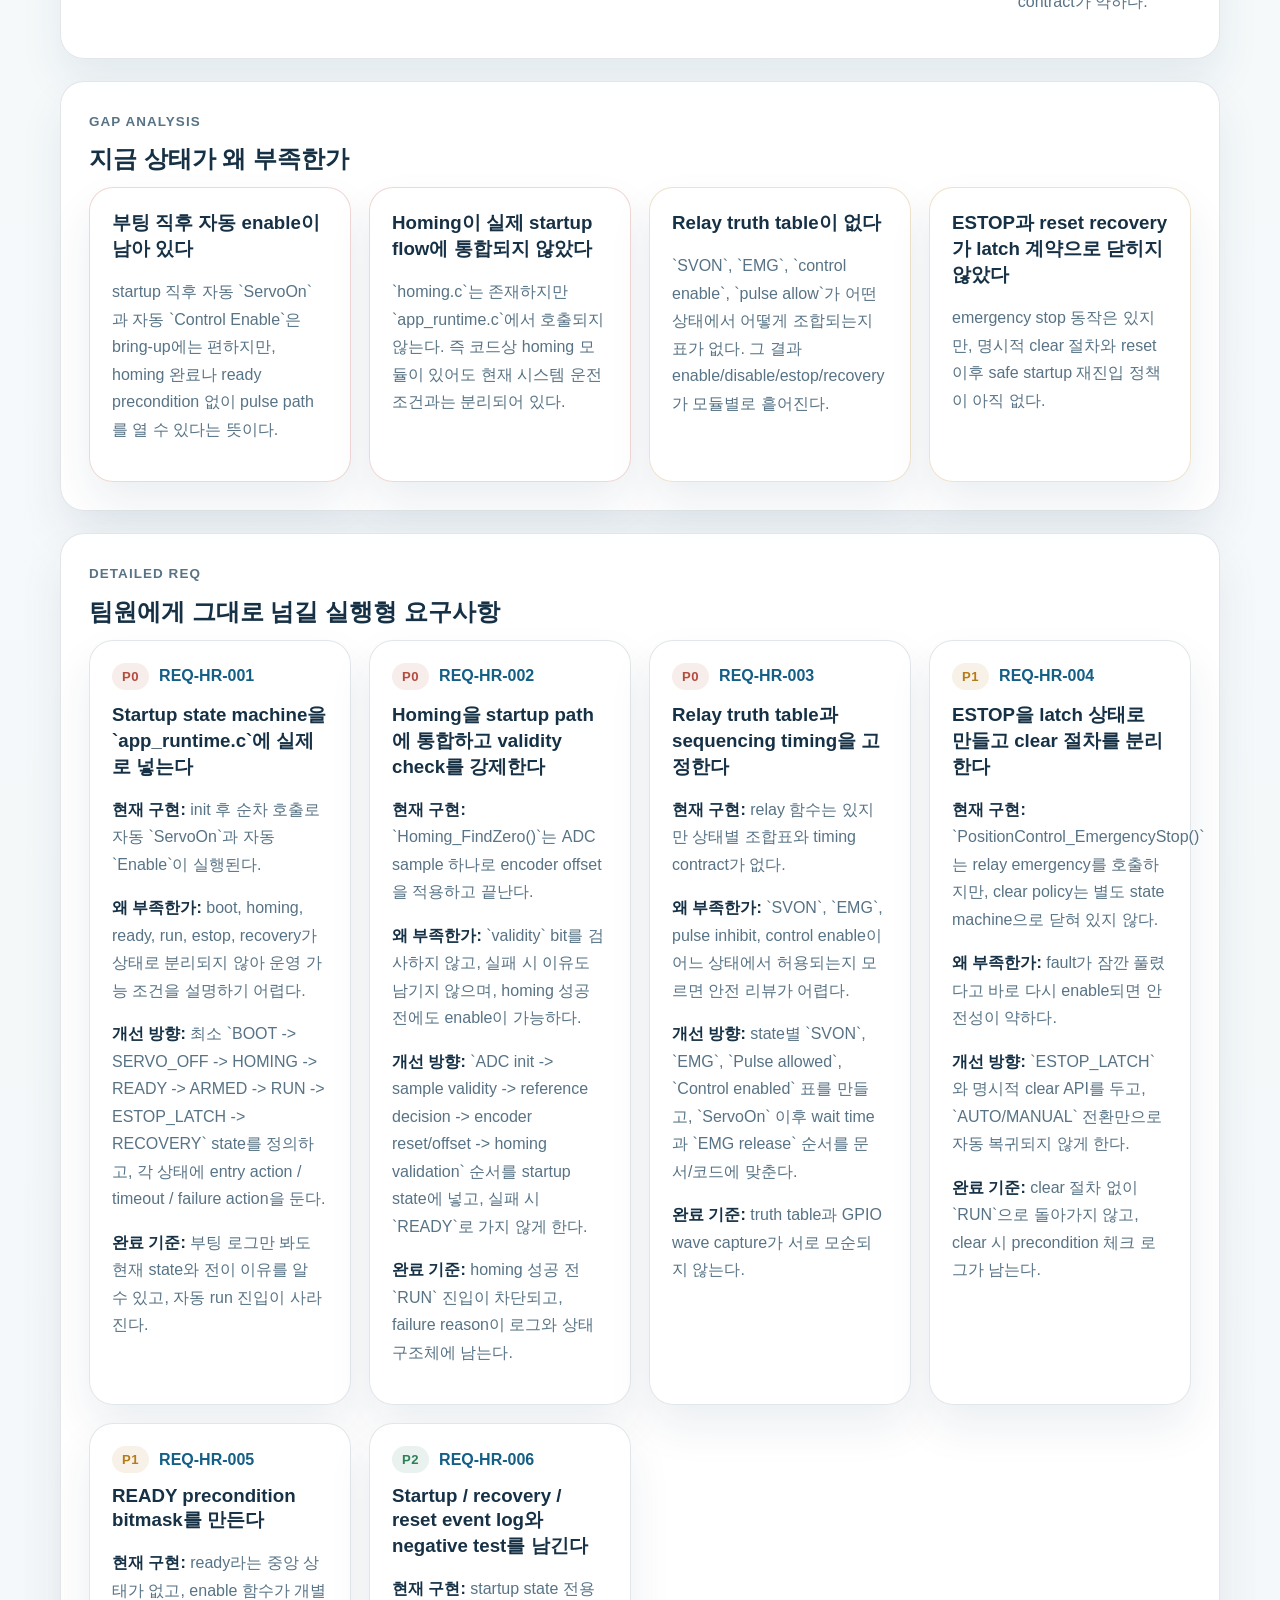
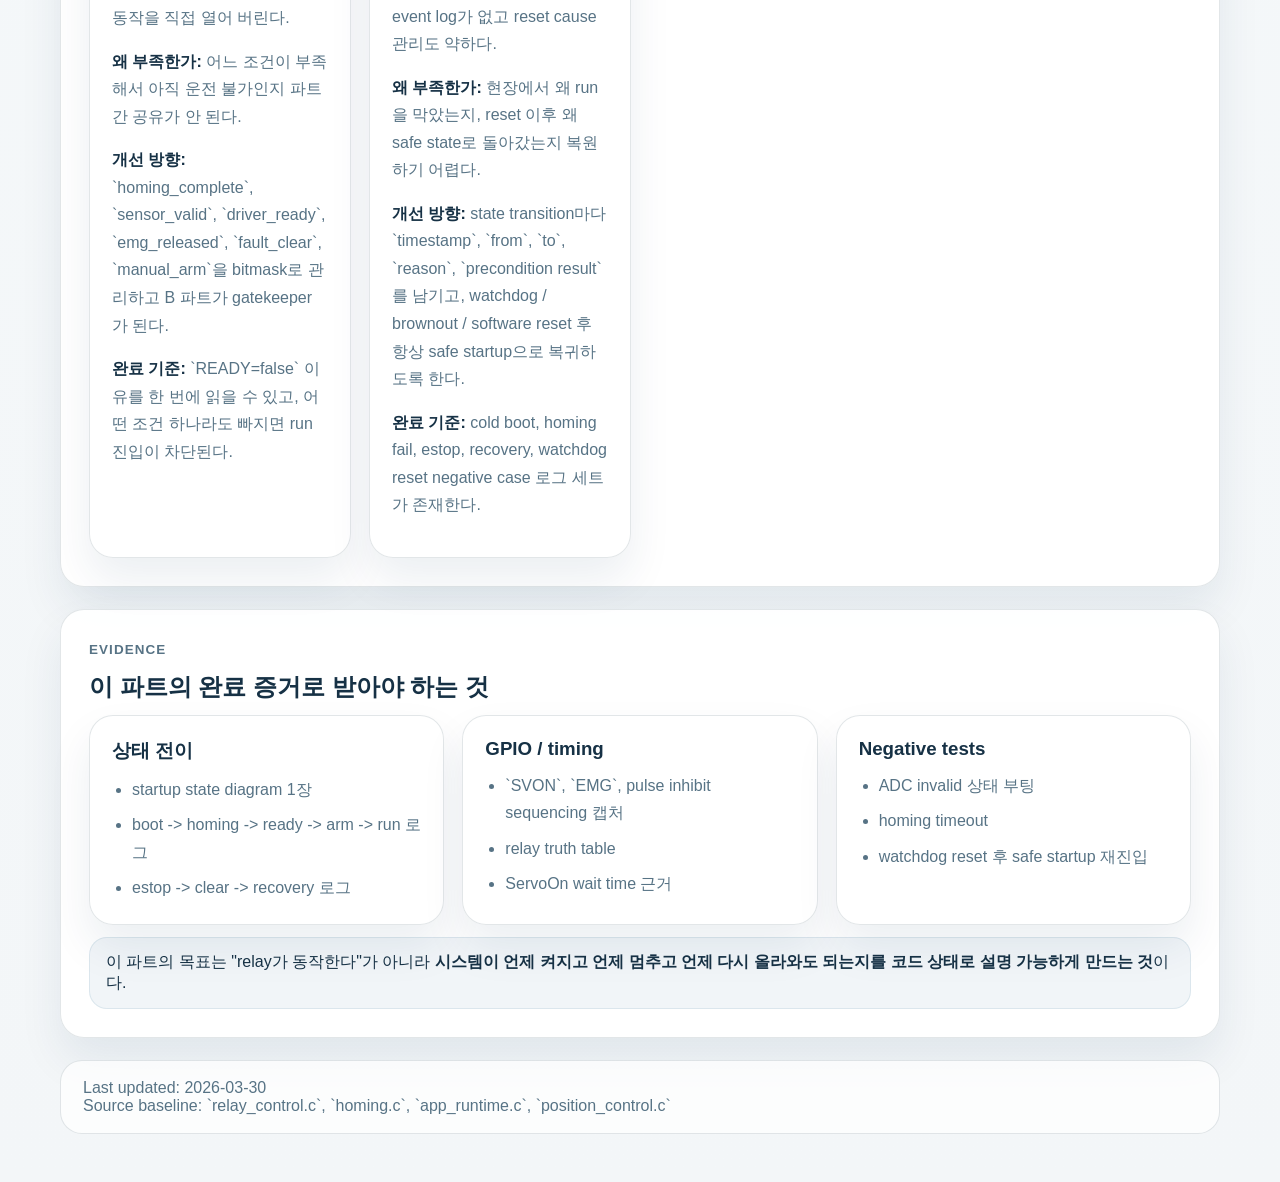
<file: docs/members/homing_relay.html>
<!DOCTYPE html>
<html lang="ko">
<head>
  <meta charset="UTF-8">
  <meta name="viewport" content="width=device-width, initial-scale=1.0">
  <title>Homing + Relay Assignment Brief</title>
  <link rel="stylesheet" href="member_brief.css">
</head>
<body>
  <main class="page">
    <div class="back-row">
      <a class="back-link" href="../README.md">Doc index</a>
      <a class="back-link" href="../steering_portal/index.html">Steering portal</a>
      <a class="back-link" href="../REQ/steering_project_req_ownership_guide.html">REQ guide</a>
    </div>

    <header class="hero">
      <p class="eyebrow">Member Brief</p>
      <h1>Homing + Relay 담당 상세 할당서</h1>
      <p>
        이 문서는 startup safety 담당자가 지금 코드에서 어디까지 되어 있고 무엇이 아직 비어 있는지 기준점을 명확히 정리한 문서다.
        현재 `relay_control.c`와 `homing.c`는 각각 최소 기능은 있지만,
        실제 시스템은 아직 <span class="strong">startup state machine 없이 자동 servo on + 자동 control enable</span>로 동작한다.
        따라서 이 파트의 가장 큰 과제는 기능 추가보다 운영 순서를 안전 계약으로 바꾸는 것이다.
      </p>
      <div class="chip-row">
        <span class="chip">Owner: Startup / Homing / Relay</span>
        <span class="chip">관련 상위 REQ: REQ-P0-003</span>
        <span class="chip">연결 파트: Sensor / Pulse / Control</span>
        <span class="chip">기준 코드: 2026-03-30</span>
      </div>

      <div class="hero-grid section">
        <article class="hero-card">
          <h3>이번 주 바로 맡길 일</h3>
          <ol>
            <li>`app_runtime.c`의 자동 `Relay_ServoOn()`과 자동 `PositionControl_Enable()`을 state machine으로 대체한다.</li>
            <li>homing을 startup path에 실제로 넣고 성공 전에는 `RUN` 진입을 막는다.</li>
            <li>`SVON`, `EMG`, `pulse allow`, `control enable` truth table을 한 장으로 고정한다.</li>
          </ol>
        </article>
        <article class="hero-card">
          <h3>왜 이 파트가 급한가</h3>
          <p>
            sensor와 pulse가 좋아져도, 부팅 직후 자동 enable이 남아 있으면 시스템 안전 설명이 약하다.
            실제 운영에서는 "어떻게 움직이나"보다 "언제 절대 움직이면 안 되나"가 먼저다.
          </p>
        </article>
        <article class="hero-card">
          <h3>현재 코드의 좋은 점</h3>
          <p>
            relay active level은 코드에 이미 반영돼 있고, homing도 ADC absolute angle을 encoder offset으로 연결하는 최소 골격은 있다.
            즉 전부 새로 만드는 게 아니라, 현재 skeleton을 startup contract로 통합하는 작업이다.
          </p>
        </article>
      </div>
    </header>

    <section class="panel">
      <p class="eyebrow">Current Baseline</p>
      <h2>현재 코드에서 이미 구현된 것</h2>
      <table>
        <thead>
          <tr>
            <th>파일</th>
            <th>현재 구현</th>
            <th>이미 되는 점</th>
            <th>아직 부족한 점</th>
          </tr>
        </thead>
        <tbody>
          <tr>
            <td class="mono">Core/Src/relay_control.c</td>
            <td>`Relay_Init`, `Relay_ServoOn`, `Relay_ServoOff`, `Relay_Emergency`, `Relay_EmergencyRelease`가 active-low GPIO wrapper로 구현돼 있다.</td>
            <td>기본 relay 제어 자체는 단순하고 명확하다. `SVON OFF`, `EMG released` 초기 상태도 명시돼 있다.</td>
            <td>shadow state, readback, sequencing delay, truth table, fault reason이 없다.</td>
          </tr>
          <tr>
            <td class="mono">Core/Src/homing.c</td>
            <td>`ADC_Pot_GetSample()`로 steering angle을 읽고 motor axis로 변환한 뒤 encoder offset을 적용한다.</td>
            <td>ADC absolute sensor와 encoder offset을 연결하는 최소 homing skeleton은 있다.</td>
            <td>ADC validity bit를 검사하지 않고 timeout / retry / validation / failure reason이 없다.</td>
          </tr>
          <tr>
            <td class="mono">Core/Src/app_runtime.c</td>
            <td>초기화 후 `Relay_ServoOn()`, `HAL_Delay(500)`, `EncoderReader_Reset()`, `PositionControl_SetTargetWithSource(0deg)`, `PositionControl_Enable()`를 자동 실행한다.</td>
            <td>bring-up용 자동 시작 흐름이라 bench 테스트는 빠르다.</td>
            <td>homing이 startup path에 전혀 들어가 있지 않고, ready/arm 상태도 없다.</td>
          </tr>
          <tr>
            <td class="mono">Core/Src/position_control.c</td>
            <td>`PositionControl_Enable()`가 `Relay_EmergencyRelease()`를 바로 호출하고, `PositionControl_EmergencyStop()`는 `Relay_Emergency()`를 호출한다.</td>
            <td>control layer와 relay layer가 최소한 연결은 돼 있다.</td>
            <td>EMG release가 startup gatekeeper가 아니라 enable 함수 안에 흩어져 있어 중앙집중 safety contract가 약하다.</td>
          </tr>
        </tbody>
      </table>
    </section>

    <section class="panel">
      <p class="eyebrow">Gap Analysis</p>
      <h2>지금 상태가 왜 부족한가</h2>
      <div class="issue-grid">
        <article class="issue-card critical">
          <h3>부팅 직후 자동 enable이 남아 있다</h3>
          <p>
            startup 직후 자동 `ServoOn`과 자동 `Control Enable`은 bring-up에는 편하지만,
            homing 완료나 ready precondition 없이 pulse path를 열 수 있다는 뜻이다.
          </p>
        </article>
        <article class="issue-card critical">
          <h3>Homing이 실제 startup flow에 통합되지 않았다</h3>
          <p>
            `homing.c`는 존재하지만 `app_runtime.c`에서 호출되지 않는다.
            즉 코드상 homing 모듈이 있어도 현재 시스템 운전 조건과는 분리되어 있다.
          </p>
        </article>
        <article class="issue-card warning">
          <h3>Relay truth table이 없다</h3>
          <p>
            `SVON`, `EMG`, `control enable`, `pulse allow`가 어떤 상태에서 어떻게 조합되는지 표가 없다.
            그 결과 enable/disable/estop/recovery가 모듈별로 흩어진다.
          </p>
        </article>
        <article class="issue-card warning">
          <h3>ESTOP과 reset recovery가 latch 계약으로 닫히지 않았다</h3>
          <p>
            emergency stop 동작은 있지만, 명시적 clear 절차와 reset 이후 safe startup 재진입 정책이 아직 없다.
          </p>
        </article>
      </div>
    </section>

    <section class="panel">
      <p class="eyebrow">Detailed REQ</p>
      <h2>팀원에게 그대로 넘길 실행형 요구사항</h2>
      <div class="req-grid">
        <article class="req-card">
          <div class="req-top">
            <span class="priority p0">P0</span>
            <span class="req-id">REQ-HR-001</span>
          </div>
          <h3>Startup state machine을 `app_runtime.c`에 실제로 넣는다</h3>
          <p><span class="strong">현재 구현:</span> init 후 순차 호출로 자동 `ServoOn`과 자동 `Enable`이 실행된다.</p>
          <p><span class="strong">왜 부족한가:</span> boot, homing, ready, run, estop, recovery가 상태로 분리되지 않아 운영 가능 조건을 설명하기 어렵다.</p>
          <p><span class="strong">개선 방향:</span> 최소 `BOOT -> SERVO_OFF -> HOMING -> READY -> ARMED -> RUN -> ESTOP_LATCH -> RECOVERY` state를 정의하고, 각 상태에 entry action / timeout / failure action을 둔다.</p>
          <p><span class="strong">완료 기준:</span> 부팅 로그만 봐도 현재 state와 전이 이유를 알 수 있고, 자동 run 진입이 사라진다.</p>
        </article>

        <article class="req-card">
          <div class="req-top">
            <span class="priority p0">P0</span>
            <span class="req-id">REQ-HR-002</span>
          </div>
          <h3>Homing을 startup path에 통합하고 validity check를 강제한다</h3>
          <p><span class="strong">현재 구현:</span> `Homing_FindZero()`는 ADC sample 하나로 encoder offset을 적용하고 끝난다.</p>
          <p><span class="strong">왜 부족한가:</span> `validity` bit를 검사하지 않고, 실패 시 이유도 남기지 않으며, homing 성공 전에도 enable이 가능하다.</p>
          <p><span class="strong">개선 방향:</span> `ADC init -> sample validity -> reference decision -> encoder reset/offset -> homing validation` 순서를 startup state에 넣고, 실패 시 `READY`로 가지 않게 한다.</p>
          <p><span class="strong">완료 기준:</span> homing 성공 전 `RUN` 진입이 차단되고, failure reason이 로그와 상태 구조체에 남는다.</p>
        </article>

        <article class="req-card">
          <div class="req-top">
            <span class="priority p0">P0</span>
            <span class="req-id">REQ-HR-003</span>
          </div>
          <h3>Relay truth table과 sequencing timing을 고정한다</h3>
          <p><span class="strong">현재 구현:</span> relay 함수는 있지만 상태별 조합표와 timing contract가 없다.</p>
          <p><span class="strong">왜 부족한가:</span> `SVON`, `EMG`, pulse inhibit, control enable이 어느 상태에서 허용되는지 모르면 안전 리뷰가 어렵다.</p>
          <p><span class="strong">개선 방향:</span> state별 `SVON`, `EMG`, `Pulse allowed`, `Control enabled` 표를 만들고, `ServoOn` 이후 wait time과 `EMG release` 순서를 문서/코드에 맞춘다.</p>
          <p><span class="strong">완료 기준:</span> truth table과 GPIO wave capture가 서로 모순되지 않는다.</p>
        </article>

        <article class="req-card">
          <div class="req-top">
            <span class="priority p1">P1</span>
            <span class="req-id">REQ-HR-004</span>
          </div>
          <h3>ESTOP을 latch 상태로 만들고 clear 절차를 분리한다</h3>
          <p><span class="strong">현재 구현:</span> `PositionControl_EmergencyStop()`는 relay emergency를 호출하지만, clear policy는 별도 state machine으로 닫혀 있지 않다.</p>
          <p><span class="strong">왜 부족한가:</span> fault가 잠깐 풀렸다고 바로 다시 enable되면 안전성이 약하다.</p>
          <p><span class="strong">개선 방향:</span> `ESTOP_LATCH`와 명시적 clear API를 두고, `AUTO/MANUAL` 전환만으로 자동 복귀되지 않게 한다.</p>
          <p><span class="strong">완료 기준:</span> clear 절차 없이 `RUN`으로 돌아가지 않고, clear 시 precondition 체크 로그가 남는다.</p>
        </article>

        <article class="req-card">
          <div class="req-top">
            <span class="priority p1">P1</span>
            <span class="req-id">REQ-HR-005</span>
          </div>
          <h3>READY precondition bitmask를 만든다</h3>
          <p><span class="strong">현재 구현:</span> ready라는 중앙 상태가 없고, enable 함수가 개별 동작을 직접 열어 버린다.</p>
          <p><span class="strong">왜 부족한가:</span> 어느 조건이 부족해서 아직 운전 불가인지 파트 간 공유가 안 된다.</p>
          <p><span class="strong">개선 방향:</span> `homing_complete`, `sensor_valid`, `driver_ready`, `emg_released`, `fault_clear`, `manual_arm`을 bitmask로 관리하고 B 파트가 gatekeeper가 된다.</p>
          <p><span class="strong">완료 기준:</span> `READY=false` 이유를 한 번에 읽을 수 있고, 어떤 조건 하나라도 빠지면 run 진입이 차단된다.</p>
        </article>

        <article class="req-card">
          <div class="req-top">
            <span class="priority p2">P2</span>
            <span class="req-id">REQ-HR-006</span>
          </div>
          <h3>Startup / recovery / reset event log와 negative test를 남긴다</h3>
          <p><span class="strong">현재 구현:</span> startup state 전용 event log가 없고 reset cause 관리도 약하다.</p>
          <p><span class="strong">왜 부족한가:</span> 현장에서 왜 run을 막았는지, reset 이후 왜 safe state로 돌아갔는지 복원하기 어렵다.</p>
          <p><span class="strong">개선 방향:</span> state transition마다 `timestamp`, `from`, `to`, `reason`, `precondition result`를 남기고, watchdog / brownout / software reset 후 항상 safe startup으로 복귀하도록 한다.</p>
          <p><span class="strong">완료 기준:</span> cold boot, homing fail, estop, recovery, watchdog reset negative case 로그 세트가 존재한다.</p>
        </article>
      </div>
    </section>

    <section class="panel">
      <p class="eyebrow">Evidence</p>
      <h2>이 파트의 완료 증거로 받아야 하는 것</h2>
      <div class="evidence-grid">
        <article class="evidence-card">
          <h3>상태 전이</h3>
          <ul>
            <li>startup state diagram 1장</li>
            <li>boot -> homing -> ready -> arm -> run 로그</li>
            <li>estop -> clear -> recovery 로그</li>
          </ul>
        </article>
        <article class="evidence-card">
          <h3>GPIO / timing</h3>
          <ul>
            <li>`SVON`, `EMG`, pulse inhibit sequencing 캡처</li>
            <li>relay truth table</li>
            <li>ServoOn wait time 근거</li>
          </ul>
        </article>
        <article class="evidence-card">
          <h3>Negative tests</h3>
          <ul>
            <li>ADC invalid 상태 부팅</li>
            <li>homing timeout</li>
            <li>watchdog reset 후 safe startup 재진입</li>
          </ul>
        </article>
      </div>
      <div class="note">
        이 파트의 목표는 "relay가 동작한다"가 아니라
        <span class="strong">시스템이 언제 켜지고 언제 멈추고 언제 다시 올라와도 되는지를 코드 상태로 설명 가능하게 만드는 것</span>이다.
      </div>
    </section>

    <div class="footer">
      Last updated: 2026-03-30<br>
      Source baseline: `relay_control.c`, `homing.c`, `app_runtime.c`, `position_control.c`
    </div>
  </main>
</body>
</html>
</file>
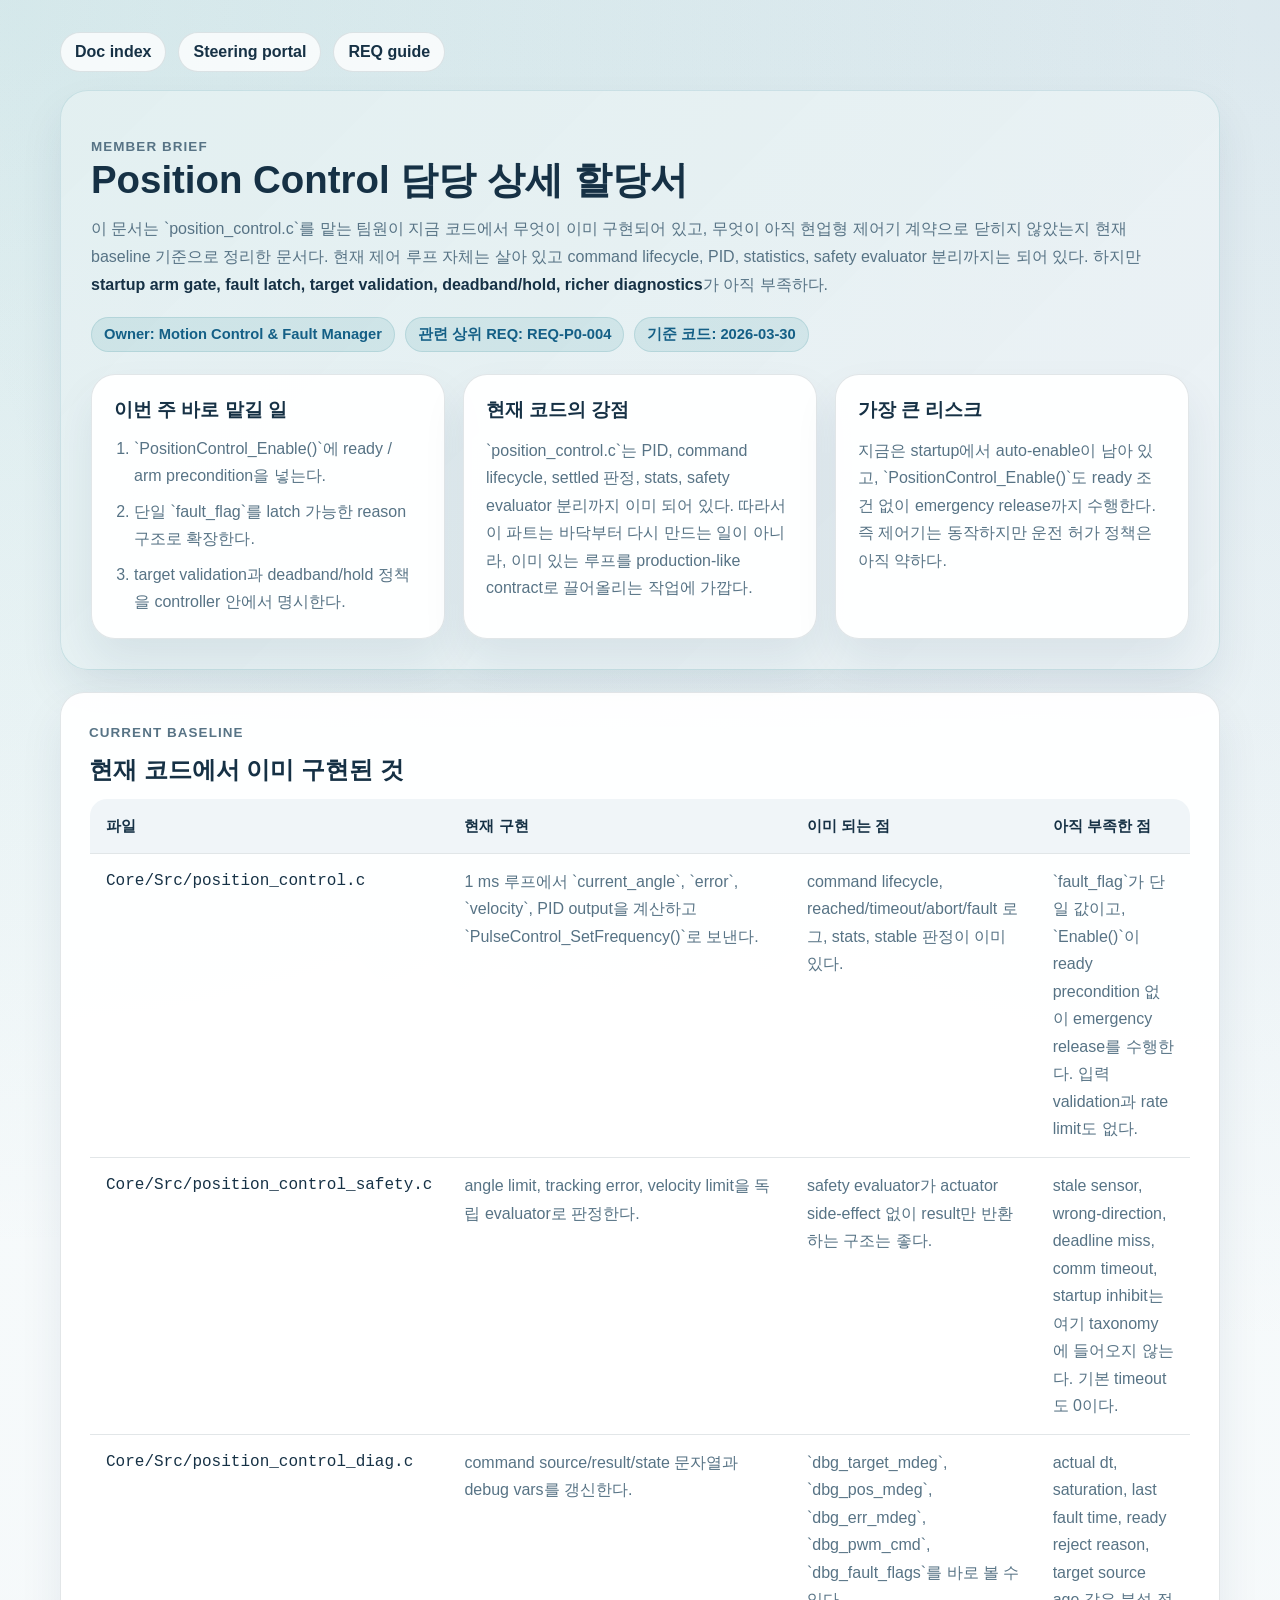
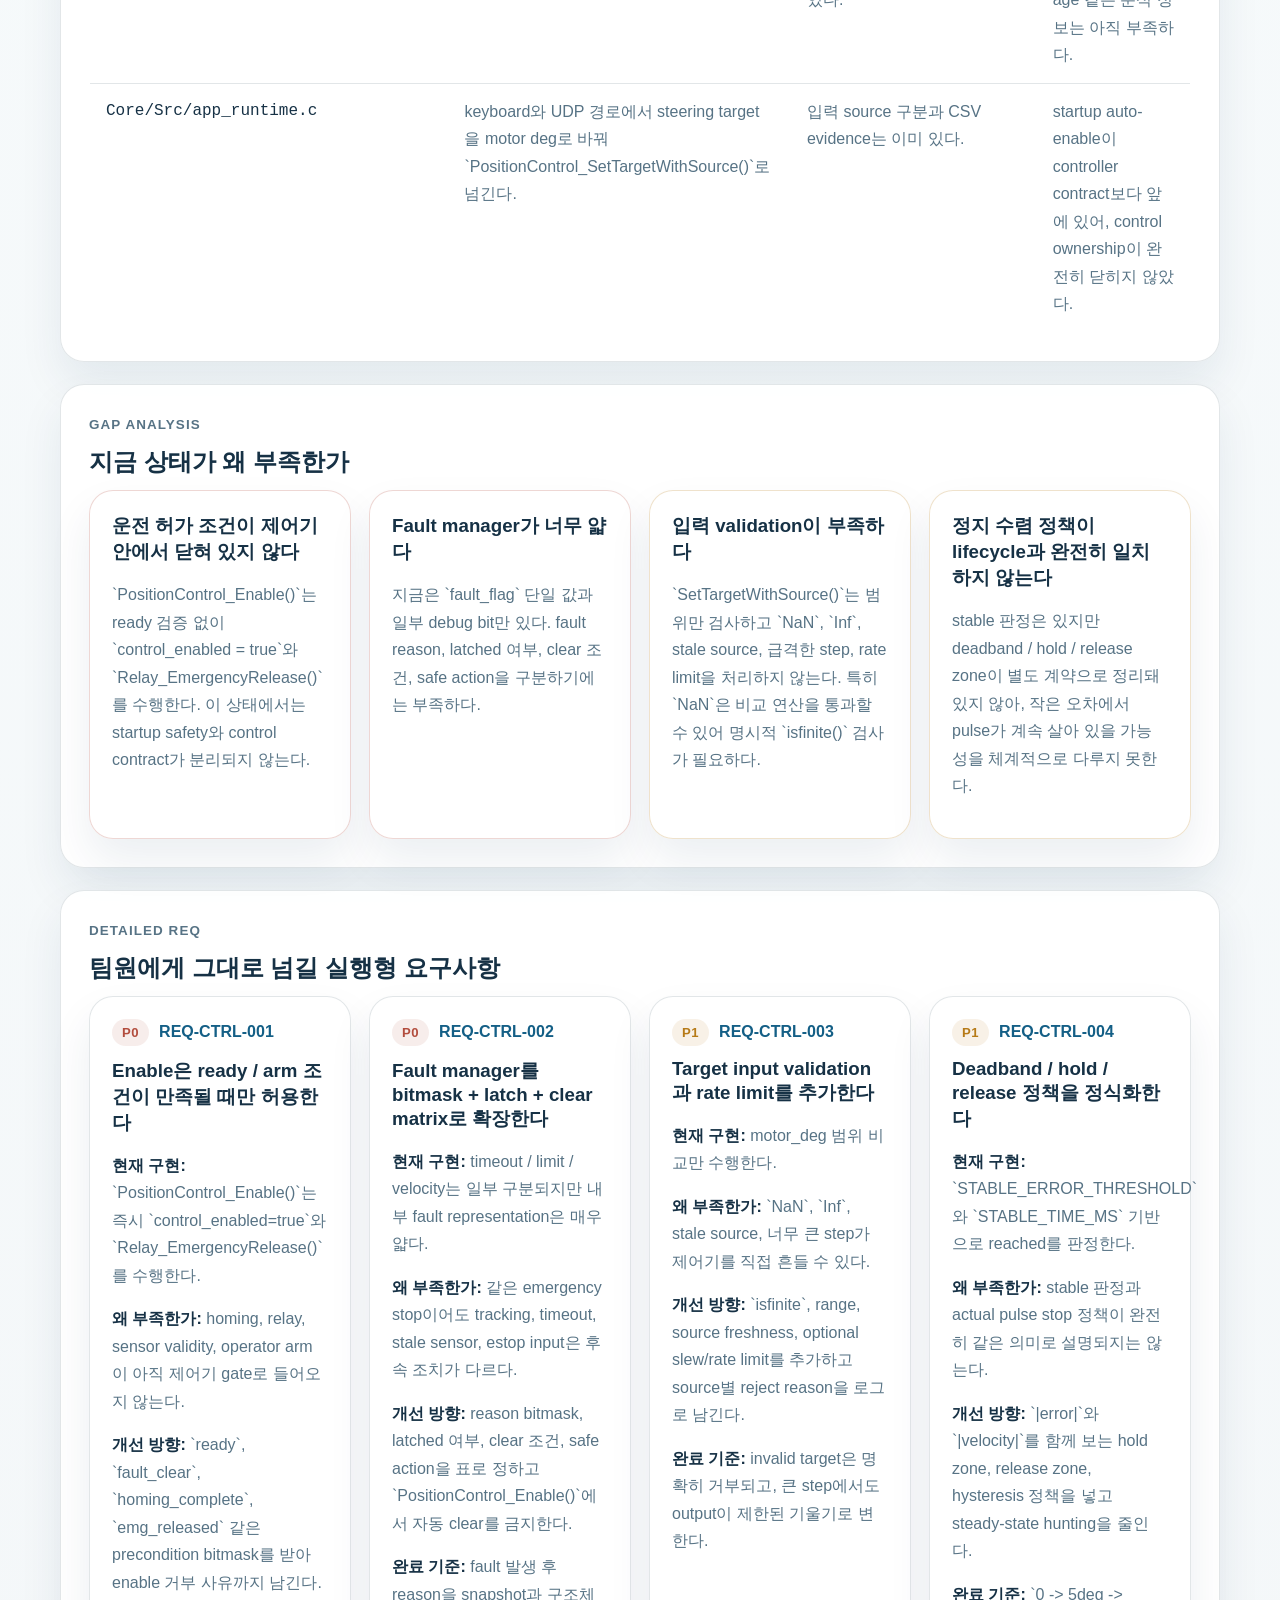
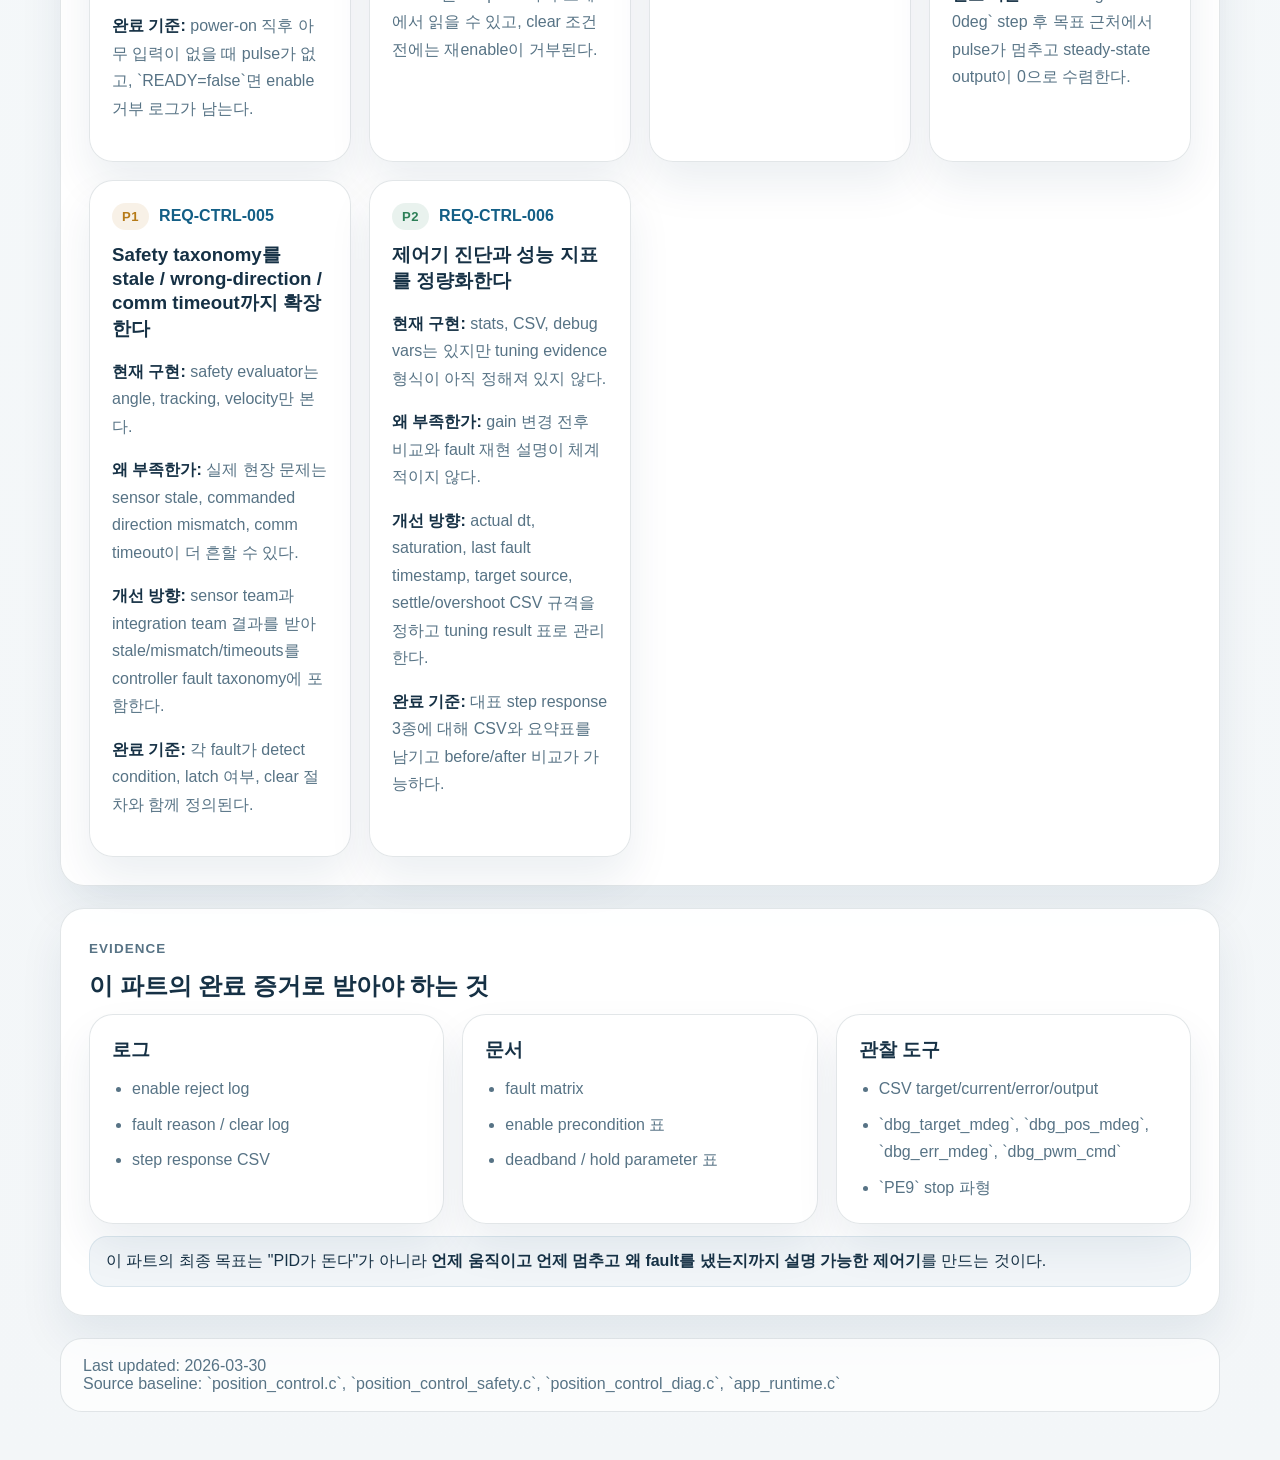
<file: docs/members/position_control.html>
<!DOCTYPE html>
<html lang="ko">
<head>
  <meta charset="UTF-8">
  <meta name="viewport" content="width=device-width, initial-scale=1.0">
  <title>Position Control Assignment Brief</title>
  <link rel="stylesheet" href="member_brief.css">
</head>
<body>
  <main class="page">
    <div class="back-row">
      <a class="back-link" href="../README.md">Doc index</a>
      <a class="back-link" href="../steering_portal/index.html">Steering portal</a>
      <a class="back-link" href="../REQ/steering_project_req_ownership_guide.html">REQ guide</a>
    </div>

    <header class="hero">
      <p class="eyebrow">Member Brief</p>
      <h1>Position Control 담당 상세 할당서</h1>
      <p>
        이 문서는 `position_control.c`를 맡는 팀원이 지금 코드에서 무엇이 이미 구현되어 있고,
        무엇이 아직 현업형 제어기 계약으로 닫히지 않았는지 현재 baseline 기준으로 정리한 문서다.
        현재 제어 루프 자체는 살아 있고 command lifecycle, PID, statistics, safety evaluator 분리까지는 되어 있다.
        하지만 <span class="strong">startup arm gate, fault latch, target validation, deadband/hold, richer diagnostics</span>가 아직 부족하다.
      </p>
      <div class="chip-row">
        <span class="chip">Owner: Motion Control &amp; Fault Manager</span>
        <span class="chip">관련 상위 REQ: REQ-P0-004</span>
        <span class="chip">기준 코드: 2026-03-30</span>
      </div>

      <div class="hero-grid section">
        <article class="hero-card">
          <h3>이번 주 바로 맡길 일</h3>
          <ol>
            <li>`PositionControl_Enable()`에 ready / arm precondition을 넣는다.</li>
            <li>단일 `fault_flag`를 latch 가능한 reason 구조로 확장한다.</li>
            <li>target validation과 deadband/hold 정책을 controller 안에서 명시한다.</li>
          </ol>
        </article>
        <article class="hero-card">
          <h3>현재 코드의 강점</h3>
          <p>
            `position_control.c`는 PID, command lifecycle, settled 판정, stats, safety evaluator 분리까지 이미 되어 있다.
            따라서 이 파트는 바닥부터 다시 만드는 일이 아니라, 이미 있는 루프를 production-like contract로 끌어올리는 작업에 가깝다.
          </p>
        </article>
        <article class="hero-card">
          <h3>가장 큰 리스크</h3>
          <p>
            지금은 startup에서 auto-enable이 남아 있고, `PositionControl_Enable()`도 ready 조건 없이 emergency release까지 수행한다.
            즉 제어기는 동작하지만 운전 허가 정책은 아직 약하다.
          </p>
        </article>
      </div>
    </header>

    <section class="panel">
      <p class="eyebrow">Current Baseline</p>
      <h2>현재 코드에서 이미 구현된 것</h2>
      <table>
        <thead>
          <tr>
            <th>파일</th>
            <th>현재 구현</th>
            <th>이미 되는 점</th>
            <th>아직 부족한 점</th>
          </tr>
        </thead>
        <tbody>
          <tr>
            <td class="mono">Core/Src/position_control.c</td>
            <td>1 ms 루프에서 `current_angle`, `error`, `velocity`, PID output을 계산하고 `PulseControl_SetFrequency()`로 보낸다.</td>
            <td>command lifecycle, reached/timeout/abort/fault 로그, stats, stable 판정이 이미 있다.</td>
            <td>`fault_flag`가 단일 값이고, `Enable()`이 ready precondition 없이 emergency release를 수행한다. 입력 validation과 rate limit도 없다.</td>
          </tr>
          <tr>
            <td class="mono">Core/Src/position_control_safety.c</td>
            <td>angle limit, tracking error, velocity limit을 독립 evaluator로 판정한다.</td>
            <td>safety evaluator가 actuator side-effect 없이 result만 반환하는 구조는 좋다.</td>
            <td>stale sensor, wrong-direction, deadline miss, comm timeout, startup inhibit는 여기 taxonomy에 들어오지 않는다. 기본 timeout도 0이다.</td>
          </tr>
          <tr>
            <td class="mono">Core/Src/position_control_diag.c</td>
            <td>command source/result/state 문자열과 debug vars를 갱신한다.</td>
            <td>`dbg_target_mdeg`, `dbg_pos_mdeg`, `dbg_err_mdeg`, `dbg_pwm_cmd`, `dbg_fault_flags`를 바로 볼 수 있다.</td>
            <td>actual dt, saturation, last fault time, ready reject reason, target source age 같은 분석 정보는 아직 부족하다.</td>
          </tr>
          <tr>
            <td class="mono">Core/Src/app_runtime.c</td>
            <td>keyboard와 UDP 경로에서 steering target을 motor deg로 바꿔 `PositionControl_SetTargetWithSource()`로 넘긴다.</td>
            <td>입력 source 구분과 CSV evidence는 이미 있다.</td>
            <td>startup auto-enable이 controller contract보다 앞에 있어, control ownership이 완전히 닫히지 않았다.</td>
          </tr>
        </tbody>
      </table>
    </section>

    <section class="panel">
      <p class="eyebrow">Gap Analysis</p>
      <h2>지금 상태가 왜 부족한가</h2>
      <div class="issue-grid">
        <article class="issue-card critical">
          <h3>운전 허가 조건이 제어기 안에서 닫혀 있지 않다</h3>
          <p>
            `PositionControl_Enable()`는 ready 검증 없이 `control_enabled = true`와 `Relay_EmergencyRelease()`를 수행한다.
            이 상태에서는 startup safety와 control contract가 분리되지 않는다.
          </p>
        </article>
        <article class="issue-card critical">
          <h3>Fault manager가 너무 얇다</h3>
          <p>
            지금은 `fault_flag` 단일 값과 일부 debug bit만 있다.
            fault reason, latched 여부, clear 조건, safe action을 구분하기에는 부족하다.
          </p>
        </article>
        <article class="issue-card warning">
          <h3>입력 validation이 부족하다</h3>
          <p>
            `SetTargetWithSource()`는 범위만 검사하고 `NaN`, `Inf`, stale source, 급격한 step, rate limit을 처리하지 않는다.
            특히 `NaN`은 비교 연산을 통과할 수 있어 명시적 `isfinite()` 검사가 필요하다.
          </p>
        </article>
        <article class="issue-card warning">
          <h3>정지 수렴 정책이 lifecycle과 완전히 일치하지 않는다</h3>
          <p>
            stable 판정은 있지만 deadband / hold / release zone이 별도 계약으로 정리돼 있지 않아,
            작은 오차에서 pulse가 계속 살아 있을 가능성을 체계적으로 다루지 못한다.
          </p>
        </article>
      </div>
    </section>

    <section class="panel">
      <p class="eyebrow">Detailed REQ</p>
      <h2>팀원에게 그대로 넘길 실행형 요구사항</h2>
      <div class="req-grid">
        <article class="req-card">
          <div class="req-top"><span class="priority p0">P0</span><span class="req-id">REQ-CTRL-001</span></div>
          <h3>Enable은 ready / arm 조건이 만족될 때만 허용한다</h3>
          <p><span class="strong">현재 구현:</span> `PositionControl_Enable()`는 즉시 `control_enabled=true`와 `Relay_EmergencyRelease()`를 수행한다.</p>
          <p><span class="strong">왜 부족한가:</span> homing, relay, sensor validity, operator arm이 아직 제어기 gate로 들어오지 않는다.</p>
          <p><span class="strong">개선 방향:</span> `ready`, `fault_clear`, `homing_complete`, `emg_released` 같은 precondition bitmask를 받아 enable 거부 사유까지 남긴다.</p>
          <p><span class="strong">완료 기준:</span> power-on 직후 아무 입력이 없을 때 pulse가 없고, `READY=false`면 enable 거부 로그가 남는다.</p>
        </article>

        <article class="req-card">
          <div class="req-top"><span class="priority p0">P0</span><span class="req-id">REQ-CTRL-002</span></div>
          <h3>Fault manager를 bitmask + latch + clear matrix로 확장한다</h3>
          <p><span class="strong">현재 구현:</span> timeout / limit / velocity는 일부 구분되지만 내부 fault representation은 매우 얇다.</p>
          <p><span class="strong">왜 부족한가:</span> 같은 emergency stop이어도 tracking, timeout, stale sensor, estop input은 후속 조치가 다르다.</p>
          <p><span class="strong">개선 방향:</span> reason bitmask, latched 여부, clear 조건, safe action을 표로 정하고 `PositionControl_Enable()`에서 자동 clear를 금지한다.</p>
          <p><span class="strong">완료 기준:</span> fault 발생 후 reason을 snapshot과 구조체에서 읽을 수 있고, clear 조건 전에는 재enable이 거부된다.</p>
        </article>

        <article class="req-card">
          <div class="req-top"><span class="priority p1">P1</span><span class="req-id">REQ-CTRL-003</span></div>
          <h3>Target input validation과 rate limit를 추가한다</h3>
          <p><span class="strong">현재 구현:</span> motor_deg 범위 비교만 수행한다.</p>
          <p><span class="strong">왜 부족한가:</span> `NaN`, `Inf`, stale source, 너무 큰 step가 제어기를 직접 흔들 수 있다.</p>
          <p><span class="strong">개선 방향:</span> `isfinite`, range, source freshness, optional slew/rate limit를 추가하고 source별 reject reason을 로그로 남긴다.</p>
          <p><span class="strong">완료 기준:</span> invalid target은 명확히 거부되고, 큰 step에서도 output이 제한된 기울기로 변한다.</p>
        </article>

        <article class="req-card">
          <div class="req-top"><span class="priority p1">P1</span><span class="req-id">REQ-CTRL-004</span></div>
          <h3>Deadband / hold / release 정책을 정식화한다</h3>
          <p><span class="strong">현재 구현:</span> `STABLE_ERROR_THRESHOLD`와 `STABLE_TIME_MS` 기반으로 reached를 판정한다.</p>
          <p><span class="strong">왜 부족한가:</span> stable 판정과 actual pulse stop 정책이 완전히 같은 의미로 설명되지는 않는다.</p>
          <p><span class="strong">개선 방향:</span> `|error|`와 `|velocity|`를 함께 보는 hold zone, release zone, hysteresis 정책을 넣고 steady-state hunting을 줄인다.</p>
          <p><span class="strong">완료 기준:</span> `0 -> 5deg -> 0deg` step 후 목표 근처에서 pulse가 멈추고 steady-state output이 0으로 수렴한다.</p>
        </article>

        <article class="req-card">
          <div class="req-top"><span class="priority p1">P1</span><span class="req-id">REQ-CTRL-005</span></div>
          <h3>Safety taxonomy를 stale / wrong-direction / comm timeout까지 확장한다</h3>
          <p><span class="strong">현재 구현:</span> safety evaluator는 angle, tracking, velocity만 본다.</p>
          <p><span class="strong">왜 부족한가:</span> 실제 현장 문제는 sensor stale, commanded direction mismatch, comm timeout이 더 흔할 수 있다.</p>
          <p><span class="strong">개선 방향:</span> sensor team과 integration team 결과를 받아 stale/mismatch/timeouts를 controller fault taxonomy에 포함한다.</p>
          <p><span class="strong">완료 기준:</span> 각 fault가 detect condition, latch 여부, clear 절차와 함께 정의된다.</p>
        </article>

        <article class="req-card">
          <div class="req-top"><span class="priority p2">P2</span><span class="req-id">REQ-CTRL-006</span></div>
          <h3>제어기 진단과 성능 지표를 정량화한다</h3>
          <p><span class="strong">현재 구현:</span> stats, CSV, debug vars는 있지만 tuning evidence 형식이 아직 정해져 있지 않다.</p>
          <p><span class="strong">왜 부족한가:</span> gain 변경 전후 비교와 fault 재현 설명이 체계적이지 않다.</p>
          <p><span class="strong">개선 방향:</span> actual dt, saturation, last fault timestamp, target source, settle/overshoot CSV 규격을 정하고 tuning result 표로 관리한다.</p>
          <p><span class="strong">완료 기준:</span> 대표 step response 3종에 대해 CSV와 요약표를 남기고 before/after 비교가 가능하다.</p>
        </article>
      </div>
    </section>

    <section class="panel">
      <p class="eyebrow">Evidence</p>
      <h2>이 파트의 완료 증거로 받아야 하는 것</h2>
      <div class="evidence-grid">
        <article class="evidence-card">
          <h3>로그</h3>
          <ul>
            <li>enable reject log</li>
            <li>fault reason / clear log</li>
            <li>step response CSV</li>
          </ul>
        </article>
        <article class="evidence-card">
          <h3>문서</h3>
          <ul>
            <li>fault matrix</li>
            <li>enable precondition 표</li>
            <li>deadband / hold parameter 표</li>
          </ul>
        </article>
        <article class="evidence-card">
          <h3>관찰 도구</h3>
          <ul>
            <li>CSV target/current/error/output</li>
            <li>`dbg_target_mdeg`, `dbg_pos_mdeg`, `dbg_err_mdeg`, `dbg_pwm_cmd`</li>
            <li>`PE9` stop 파형</li>
          </ul>
        </article>
      </div>
      <div class="note">
        이 파트의 최종 목표는 "PID가 돈다"가 아니라
        <span class="strong">언제 움직이고 언제 멈추고 왜 fault를 냈는지까지 설명 가능한 제어기</span>를 만드는 것이다.
      </div>
    </section>

    <div class="footer">
      Last updated: 2026-03-30<br>
      Source baseline: `position_control.c`, `position_control_safety.c`, `position_control_diag.c`, `app_runtime.c`
    </div>
  </main>
</body>
</html>
</file>
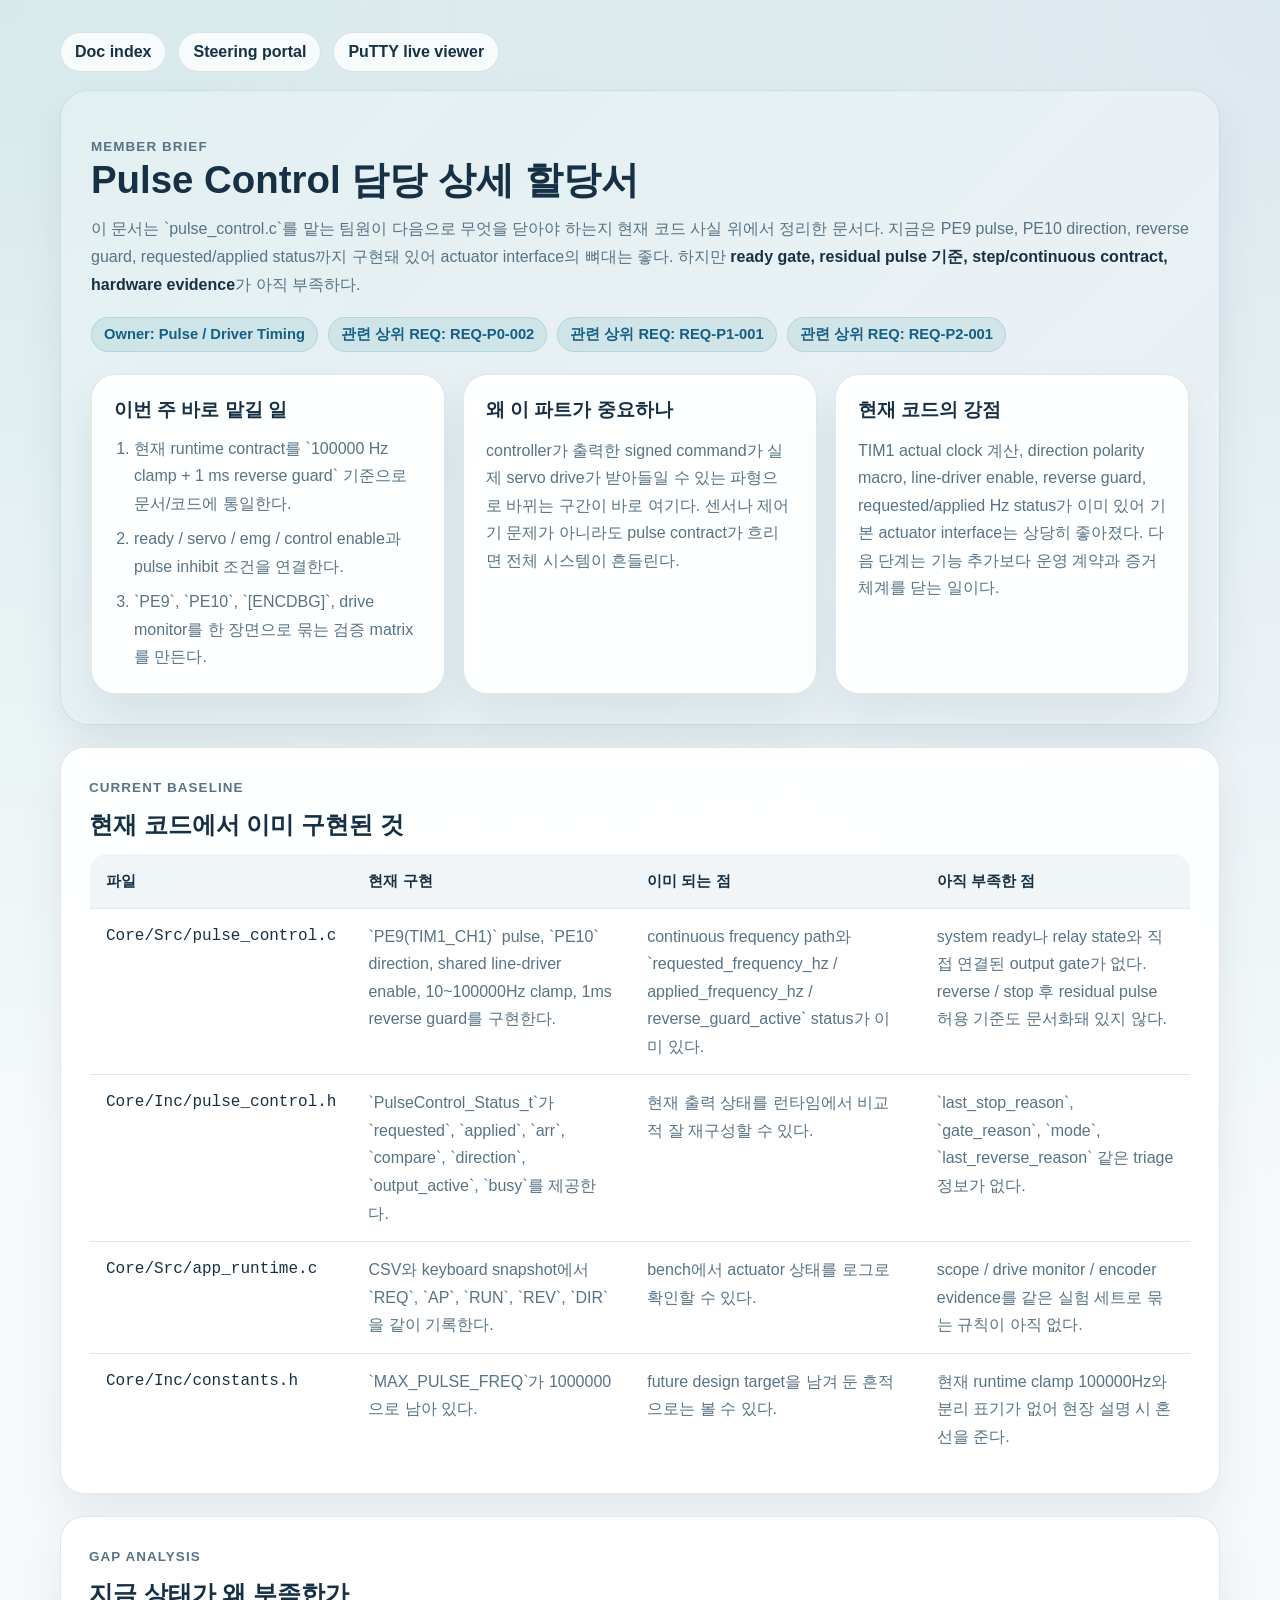
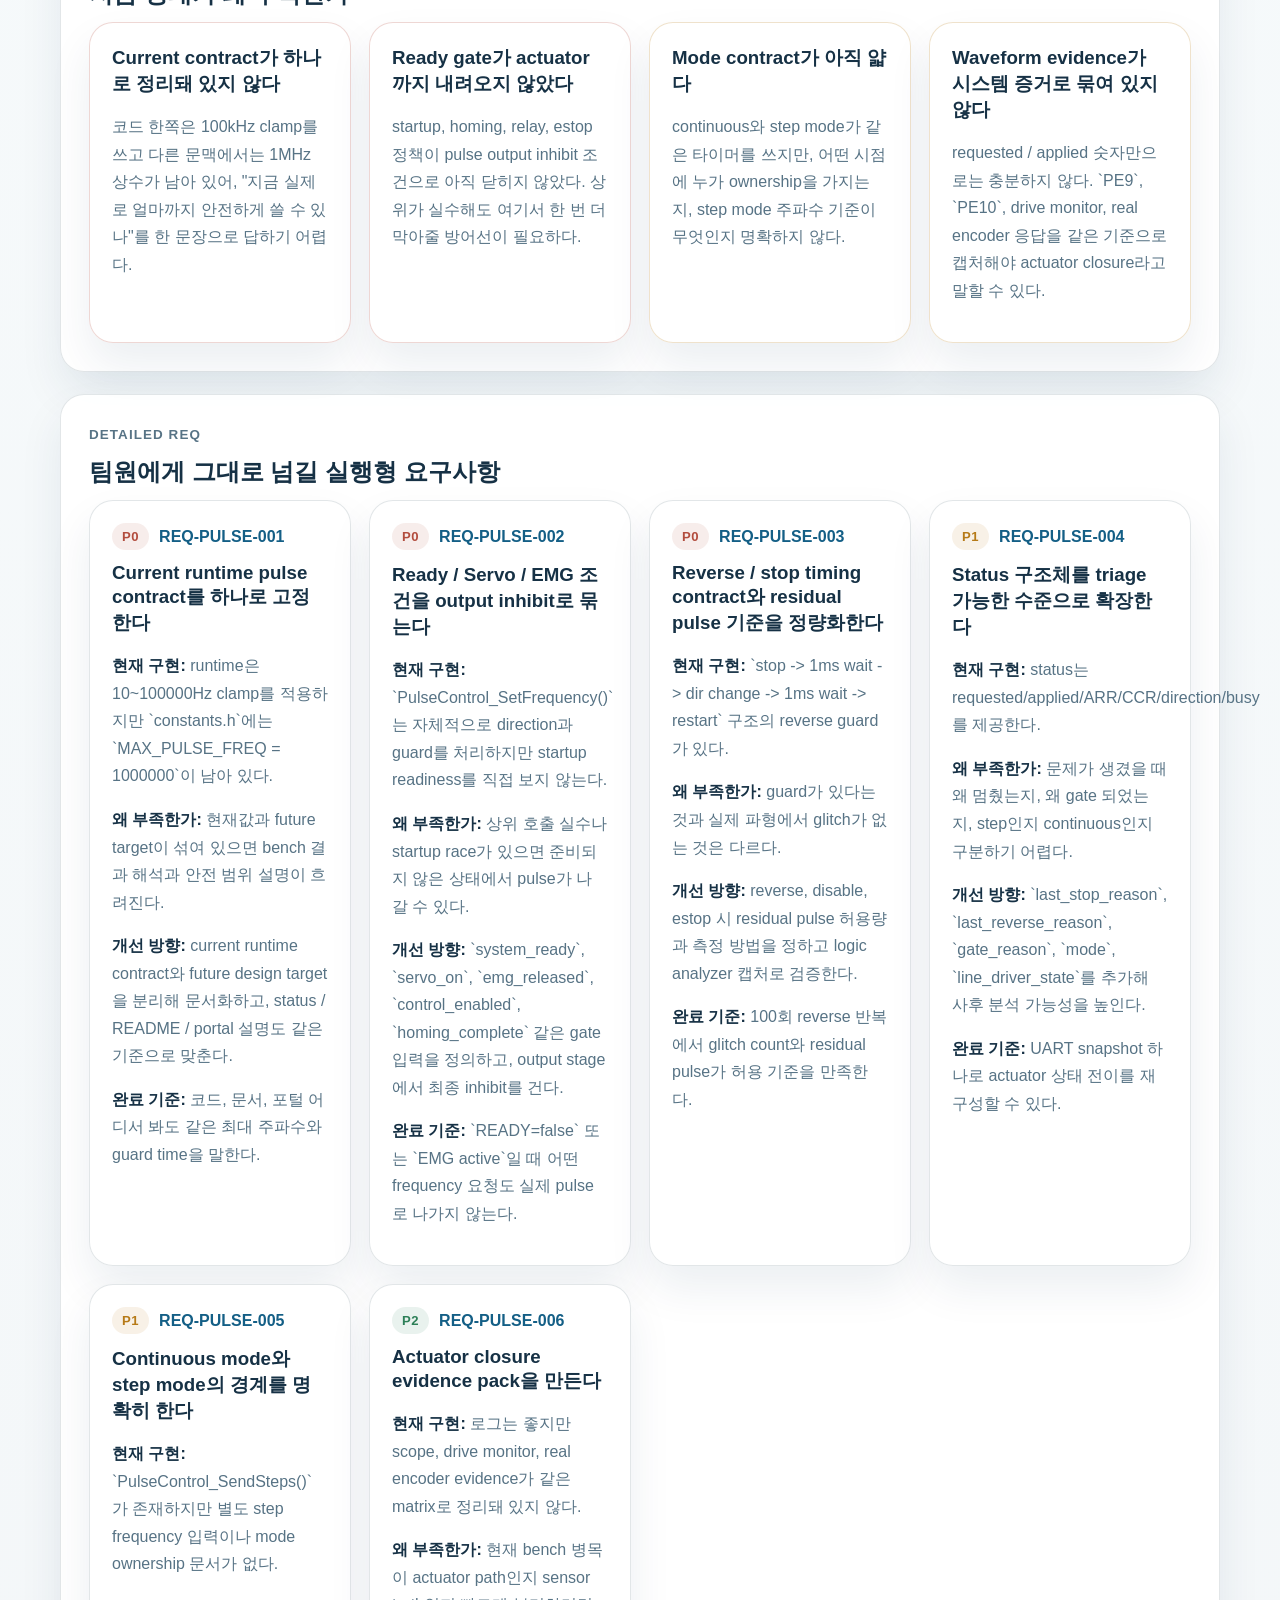
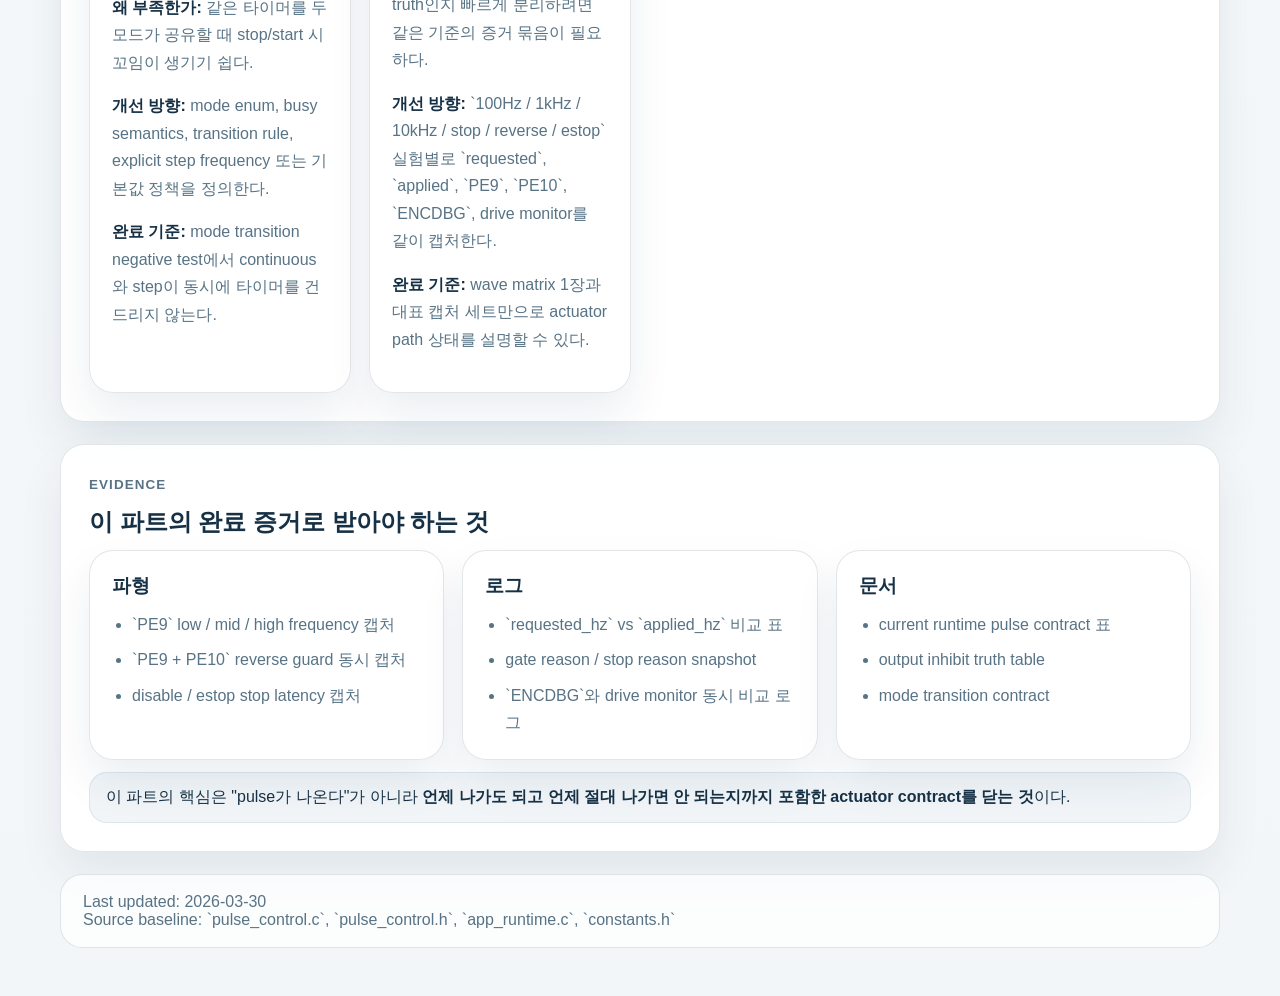
<file: docs/members/pulse_control.html>
<!DOCTYPE html>
<html lang="ko">
<head>
  <meta charset="UTF-8">
  <meta name="viewport" content="width=device-width, initial-scale=1.0">
  <title>Pulse Control Assignment Brief</title>
  <link rel="stylesheet" href="member_brief.css">
</head>
<body>
  <main class="page">
    <div class="back-row">
      <a class="back-link" href="../README.md">Doc index</a>
      <a class="back-link" href="../steering_portal/index.html">Steering portal</a>
      <a class="back-link" href="../putty/index.html">PuTTY live viewer</a>
    </div>

    <header class="hero">
      <p class="eyebrow">Member Brief</p>
      <h1>Pulse Control 담당 상세 할당서</h1>
      <p>
        이 문서는 `pulse_control.c`를 맡는 팀원이 다음으로 무엇을 닫아야 하는지 현재 코드 사실 위에서 정리한 문서다.
        지금은 PE9 pulse, PE10 direction, reverse guard, requested/applied status까지 구현돼 있어 actuator interface의 뼈대는 좋다.
        하지만 <span class="strong">ready gate, residual pulse 기준, step/continuous contract, hardware evidence</span>가 아직 부족하다.
      </p>
      <div class="chip-row">
        <span class="chip">Owner: Pulse / Driver Timing</span>
        <span class="chip">관련 상위 REQ: REQ-P0-002</span>
        <span class="chip">관련 상위 REQ: REQ-P1-001</span>
        <span class="chip">관련 상위 REQ: REQ-P2-001</span>
      </div>

      <div class="hero-grid section">
        <article class="hero-card">
          <h3>이번 주 바로 맡길 일</h3>
          <ol>
            <li>현재 runtime contract를 `100000 Hz clamp + 1 ms reverse guard` 기준으로 문서/코드에 통일한다.</li>
            <li>ready / servo / emg / control enable과 pulse inhibit 조건을 연결한다.</li>
            <li>`PE9`, `PE10`, `[ENCDBG]`, drive monitor를 한 장면으로 묶는 검증 matrix를 만든다.</li>
          </ol>
        </article>
        <article class="hero-card">
          <h3>왜 이 파트가 중요하나</h3>
          <p>
            controller가 출력한 signed command가 실제 servo drive가 받아들일 수 있는 파형으로 바뀌는 구간이 바로 여기다.
            센서나 제어기 문제가 아니라도 pulse contract가 흐리면 전체 시스템이 흔들린다.
          </p>
        </article>
        <article class="hero-card">
          <h3>현재 코드의 강점</h3>
          <p>
            TIM1 actual clock 계산, direction polarity macro, line-driver enable, reverse guard,
            requested/applied Hz status가 이미 있어 기본 actuator interface는 상당히 좋아졌다.
            다음 단계는 기능 추가보다 운영 계약과 증거 체계를 닫는 일이다.
          </p>
        </article>
      </div>
    </header>

    <section class="panel">
      <p class="eyebrow">Current Baseline</p>
      <h2>현재 코드에서 이미 구현된 것</h2>
      <table>
        <thead>
          <tr>
            <th>파일</th>
            <th>현재 구현</th>
            <th>이미 되는 점</th>
            <th>아직 부족한 점</th>
          </tr>
        </thead>
        <tbody>
          <tr>
            <td class="mono">Core/Src/pulse_control.c</td>
            <td>`PE9(TIM1_CH1)` pulse, `PE10` direction, shared line-driver enable, 10~100000Hz clamp, 1ms reverse guard를 구현한다.</td>
            <td>continuous frequency path와 `requested_frequency_hz / applied_frequency_hz / reverse_guard_active` status가 이미 있다.</td>
            <td>system ready나 relay state와 직접 연결된 output gate가 없다. reverse / stop 후 residual pulse 허용 기준도 문서화돼 있지 않다.</td>
          </tr>
          <tr>
            <td class="mono">Core/Inc/pulse_control.h</td>
            <td>`PulseControl_Status_t`가 `requested`, `applied`, `arr`, `compare`, `direction`, `output_active`, `busy`를 제공한다.</td>
            <td>현재 출력 상태를 런타임에서 비교적 잘 재구성할 수 있다.</td>
            <td>`last_stop_reason`, `gate_reason`, `mode`, `last_reverse_reason` 같은 triage 정보가 없다.</td>
          </tr>
          <tr>
            <td class="mono">Core/Src/app_runtime.c</td>
            <td>CSV와 keyboard snapshot에서 `REQ`, `AP`, `RUN`, `REV`, `DIR`을 같이 기록한다.</td>
            <td>bench에서 actuator 상태를 로그로 확인할 수 있다.</td>
            <td>scope / drive monitor / encoder evidence를 같은 실험 세트로 묶는 규칙이 아직 없다.</td>
          </tr>
          <tr>
            <td class="mono">Core/Inc/constants.h</td>
            <td>`MAX_PULSE_FREQ`가 1000000으로 남아 있다.</td>
            <td>future design target을 남겨 둔 흔적으로는 볼 수 있다.</td>
            <td>현재 runtime clamp 100000Hz와 분리 표기가 없어 현장 설명 시 혼선을 준다.</td>
          </tr>
        </tbody>
      </table>
    </section>

    <section class="panel">
      <p class="eyebrow">Gap Analysis</p>
      <h2>지금 상태가 왜 부족한가</h2>
      <div class="issue-grid">
        <article class="issue-card critical">
          <h3>Current contract가 하나로 정리돼 있지 않다</h3>
          <p>
            코드 한쪽은 100kHz clamp를 쓰고 다른 문맥에서는 1MHz 상수가 남아 있어,
            "지금 실제로 얼마까지 안전하게 쓸 수 있나"를 한 문장으로 답하기 어렵다.
          </p>
        </article>
        <article class="issue-card critical">
          <h3>Ready gate가 actuator까지 내려오지 않았다</h3>
          <p>
            startup, homing, relay, estop 정책이 pulse output inhibit 조건으로 아직 닫히지 않았다.
            상위가 실수해도 여기서 한 번 더 막아줄 방어선이 필요하다.
          </p>
        </article>
        <article class="issue-card warning">
          <h3>Mode contract가 아직 얇다</h3>
          <p>
            continuous와 step mode가 같은 타이머를 쓰지만, 어떤 시점에 누가 ownership을 가지는지,
            step mode 주파수 기준이 무엇인지 명확하지 않다.
          </p>
        </article>
        <article class="issue-card warning">
          <h3>Waveform evidence가 시스템 증거로 묶여 있지 않다</h3>
          <p>
            requested / applied 숫자만으로는 충분하지 않다.
            `PE9`, `PE10`, drive monitor, real encoder 응답을 같은 기준으로 캡처해야 actuator closure라고 말할 수 있다.
          </p>
        </article>
      </div>
    </section>

    <section class="panel">
      <p class="eyebrow">Detailed REQ</p>
      <h2>팀원에게 그대로 넘길 실행형 요구사항</h2>
      <div class="req-grid">
        <article class="req-card">
          <div class="req-top">
            <span class="priority p0">P0</span>
            <span class="req-id">REQ-PULSE-001</span>
          </div>
          <h3>Current runtime pulse contract를 하나로 고정한다</h3>
          <p><span class="strong">현재 구현:</span> runtime은 10~100000Hz clamp를 적용하지만 `constants.h`에는 `MAX_PULSE_FREQ = 1000000`이 남아 있다.</p>
          <p><span class="strong">왜 부족한가:</span> 현재값과 future target이 섞여 있으면 bench 결과 해석과 안전 범위 설명이 흐려진다.</p>
          <p><span class="strong">개선 방향:</span> current runtime contract와 future design target을 분리해 문서화하고, status / README / portal 설명도 같은 기준으로 맞춘다.</p>
          <p><span class="strong">완료 기준:</span> 코드, 문서, 포털 어디서 봐도 같은 최대 주파수와 guard time을 말한다.</p>
        </article>

        <article class="req-card">
          <div class="req-top">
            <span class="priority p0">P0</span>
            <span class="req-id">REQ-PULSE-002</span>
          </div>
          <h3>Ready / Servo / EMG 조건을 output inhibit로 묶는다</h3>
          <p><span class="strong">현재 구현:</span> `PulseControl_SetFrequency()`는 자체적으로 direction과 guard를 처리하지만 startup readiness를 직접 보지 않는다.</p>
          <p><span class="strong">왜 부족한가:</span> 상위 호출 실수나 startup race가 있으면 준비되지 않은 상태에서 pulse가 나갈 수 있다.</p>
          <p><span class="strong">개선 방향:</span> `system_ready`, `servo_on`, `emg_released`, `control_enabled`, `homing_complete` 같은 gate 입력을 정의하고, output stage에서 최종 inhibit를 건다.</p>
          <p><span class="strong">완료 기준:</span> `READY=false` 또는 `EMG active`일 때 어떤 frequency 요청도 실제 pulse로 나가지 않는다.</p>
        </article>

        <article class="req-card">
          <div class="req-top">
            <span class="priority p0">P0</span>
            <span class="req-id">REQ-PULSE-003</span>
          </div>
          <h3>Reverse / stop timing contract와 residual pulse 기준을 정량화한다</h3>
          <p><span class="strong">현재 구현:</span> `stop -> 1ms wait -> dir change -> 1ms wait -> restart` 구조의 reverse guard가 있다.</p>
          <p><span class="strong">왜 부족한가:</span> guard가 있다는 것과 실제 파형에서 glitch가 없는 것은 다르다.</p>
          <p><span class="strong">개선 방향:</span> reverse, disable, estop 시 residual pulse 허용량과 측정 방법을 정하고 logic analyzer 캡처로 검증한다.</p>
          <p><span class="strong">완료 기준:</span> 100회 reverse 반복에서 glitch count와 residual pulse가 허용 기준을 만족한다.</p>
        </article>

        <article class="req-card">
          <div class="req-top">
            <span class="priority p1">P1</span>
            <span class="req-id">REQ-PULSE-004</span>
          </div>
          <h3>Status 구조체를 triage 가능한 수준으로 확장한다</h3>
          <p><span class="strong">현재 구현:</span> status는 requested/applied/ARR/CCR/direction/busy를 제공한다.</p>
          <p><span class="strong">왜 부족한가:</span> 문제가 생겼을 때 왜 멈췄는지, 왜 gate 되었는지, step인지 continuous인지 구분하기 어렵다.</p>
          <p><span class="strong">개선 방향:</span> `last_stop_reason`, `last_reverse_reason`, `gate_reason`, `mode`, `line_driver_state`를 추가해 사후 분석 가능성을 높인다.</p>
          <p><span class="strong">완료 기준:</span> UART snapshot 하나로 actuator 상태 전이를 재구성할 수 있다.</p>
        </article>

        <article class="req-card">
          <div class="req-top">
            <span class="priority p1">P1</span>
            <span class="req-id">REQ-PULSE-005</span>
          </div>
          <h3>Continuous mode와 step mode의 경계를 명확히 한다</h3>
          <p><span class="strong">현재 구현:</span> `PulseControl_SendSteps()`가 존재하지만 별도 step frequency 입력이나 mode ownership 문서가 없다.</p>
          <p><span class="strong">왜 부족한가:</span> 같은 타이머를 두 모드가 공유할 때 stop/start 시 꼬임이 생기기 쉽다.</p>
          <p><span class="strong">개선 방향:</span> mode enum, busy semantics, transition rule, explicit step frequency 또는 기본값 정책을 정의한다.</p>
          <p><span class="strong">완료 기준:</span> mode transition negative test에서 continuous와 step이 동시에 타이머를 건드리지 않는다.</p>
        </article>

        <article class="req-card">
          <div class="req-top">
            <span class="priority p2">P2</span>
            <span class="req-id">REQ-PULSE-006</span>
          </div>
          <h3>Actuator closure evidence pack을 만든다</h3>
          <p><span class="strong">현재 구현:</span> 로그는 좋지만 scope, drive monitor, real encoder evidence가 같은 matrix로 정리돼 있지 않다.</p>
          <p><span class="strong">왜 부족한가:</span> 현재 bench 병목이 actuator path인지 sensor truth인지 빠르게 분리하려면 같은 기준의 증거 묶음이 필요하다.</p>
          <p><span class="strong">개선 방향:</span> `100Hz / 1kHz / 10kHz / stop / reverse / estop` 실험별로 `requested`, `applied`, `PE9`, `PE10`, `ENCDBG`, drive monitor를 같이 캡처한다.</p>
          <p><span class="strong">완료 기준:</span> wave matrix 1장과 대표 캡처 세트만으로 actuator path 상태를 설명할 수 있다.</p>
        </article>
      </div>
    </section>

    <section class="panel">
      <p class="eyebrow">Evidence</p>
      <h2>이 파트의 완료 증거로 받아야 하는 것</h2>
      <div class="evidence-grid">
        <article class="evidence-card">
          <h3>파형</h3>
          <ul>
            <li>`PE9` low / mid / high frequency 캡처</li>
            <li>`PE9 + PE10` reverse guard 동시 캡처</li>
            <li>disable / estop stop latency 캡처</li>
          </ul>
        </article>
        <article class="evidence-card">
          <h3>로그</h3>
          <ul>
            <li>`requested_hz` vs `applied_hz` 비교 표</li>
            <li>gate reason / stop reason snapshot</li>
            <li>`ENCDBG`와 drive monitor 동시 비교 로그</li>
          </ul>
        </article>
        <article class="evidence-card">
          <h3>문서</h3>
          <ul>
            <li>current runtime pulse contract 표</li>
            <li>output inhibit truth table</li>
            <li>mode transition contract</li>
          </ul>
        </article>
      </div>
      <div class="note">
        이 파트의 핵심은 "pulse가 나온다"가 아니라
        <span class="strong">언제 나가도 되고 언제 절대 나가면 안 되는지까지 포함한 actuator contract를 닫는 것</span>이다.
      </div>
    </section>

    <div class="footer">
      Last updated: 2026-03-30<br>
      Source baseline: `pulse_control.c`, `pulse_control.h`, `app_runtime.c`, `constants.h`
    </div>
  </main>
</body>
</html>
</file>
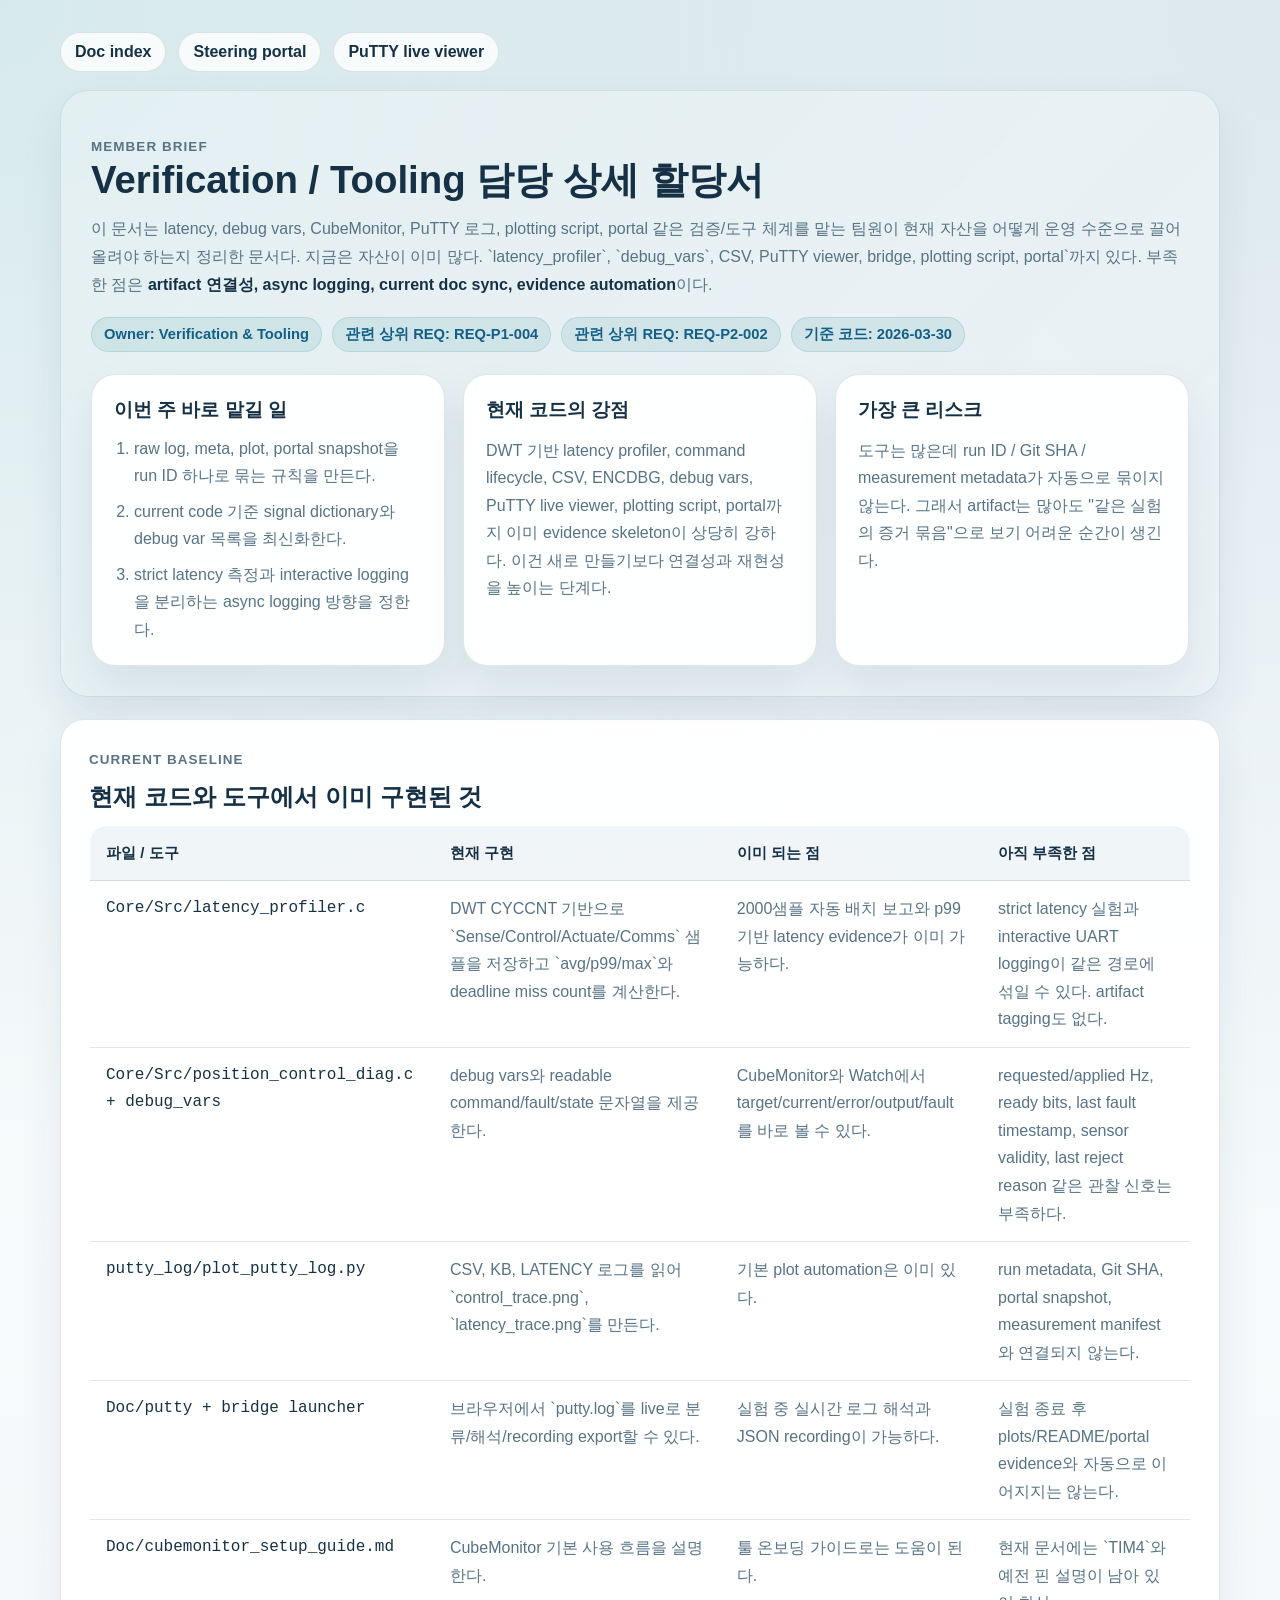
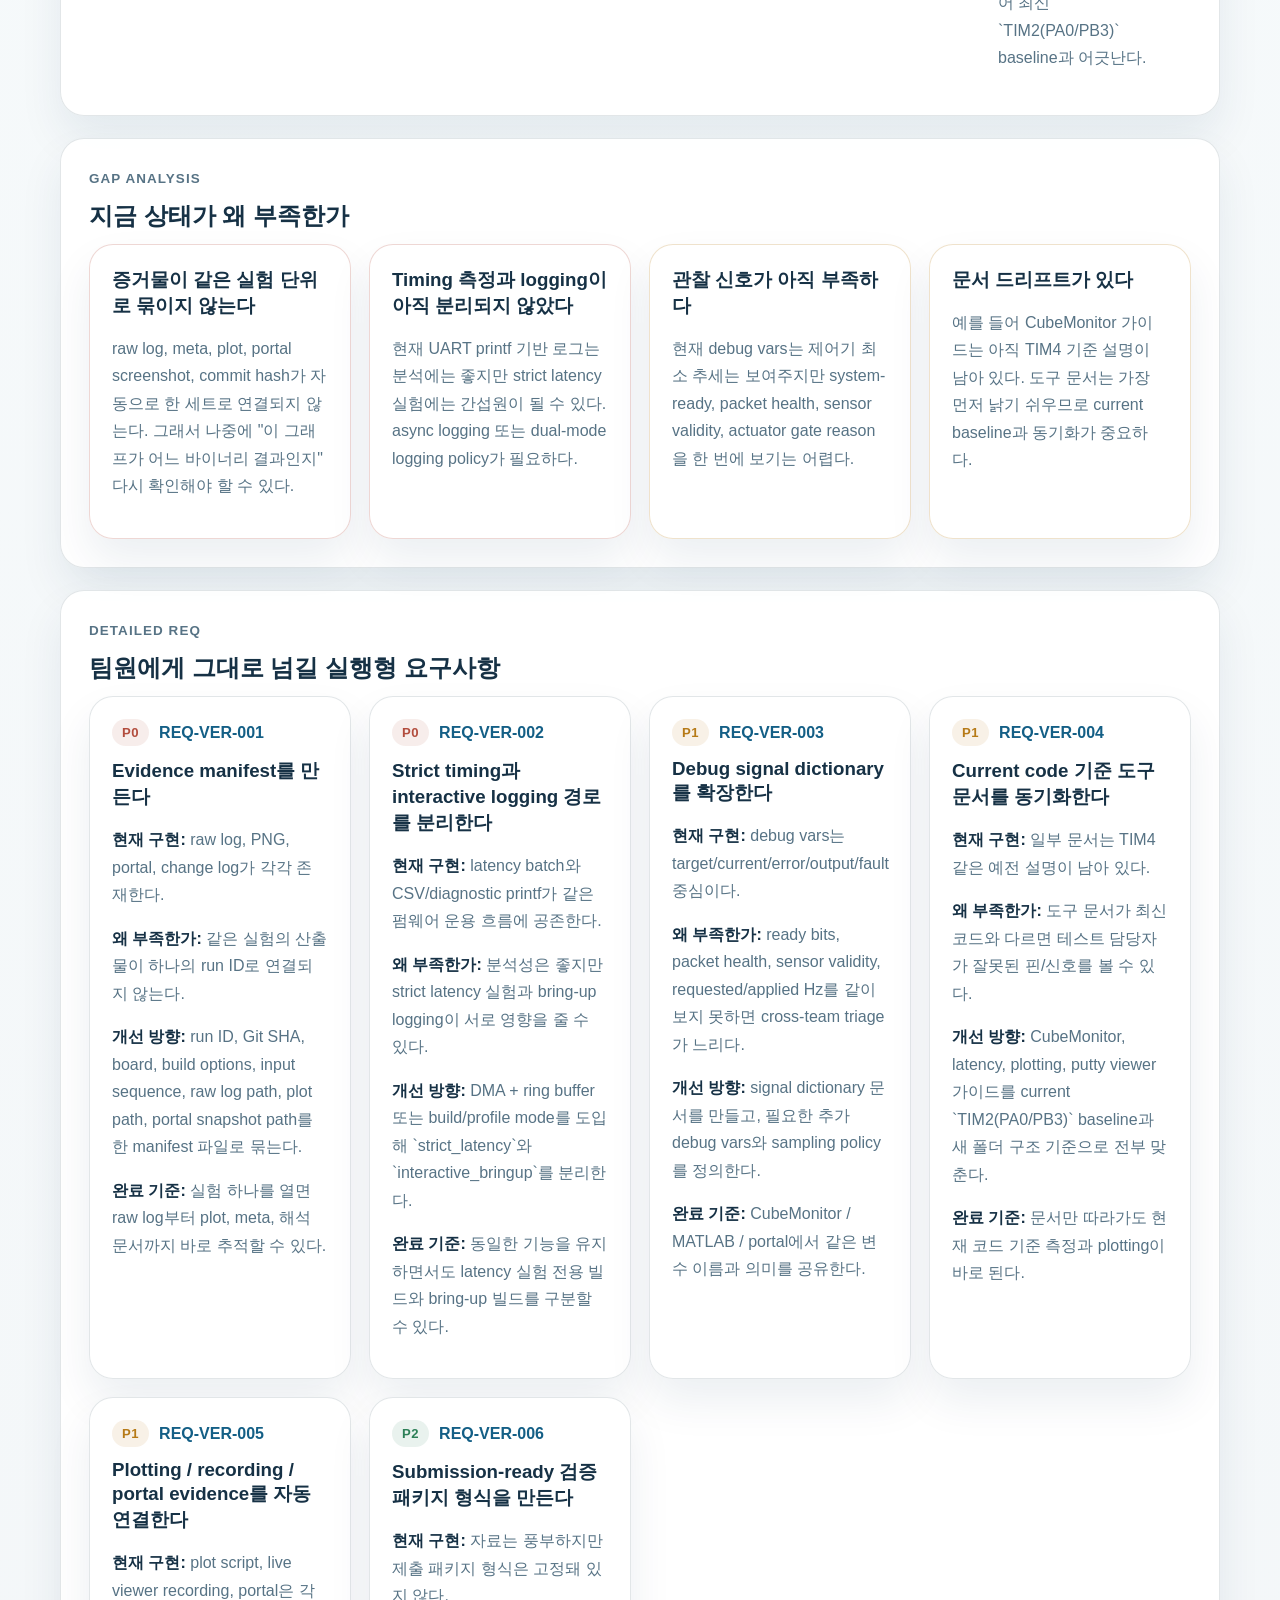
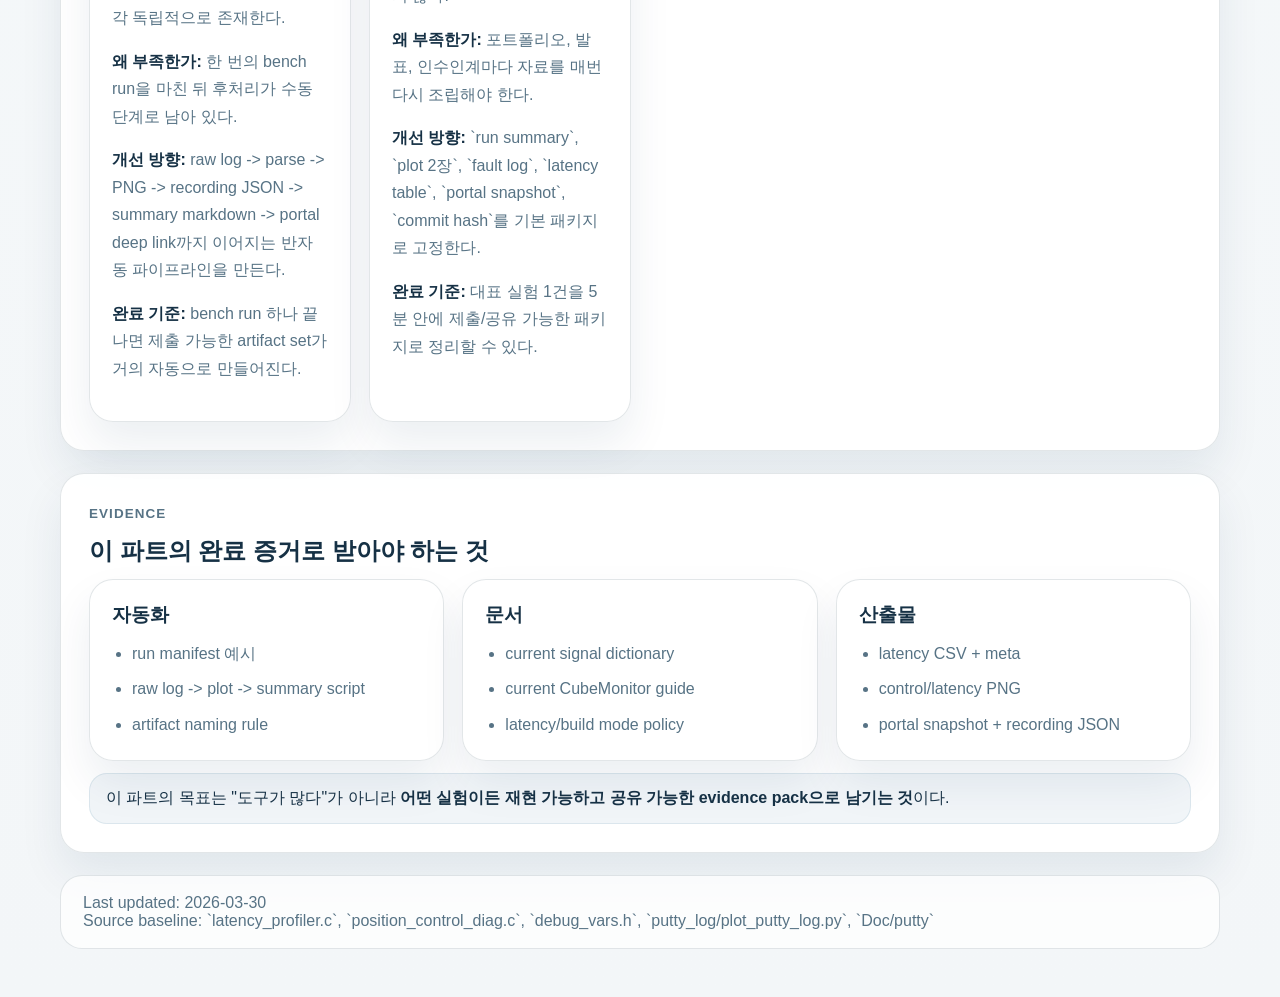
<file: docs/members/verification_tooling.html>
<!DOCTYPE html>
<html lang="ko">
<head>
  <meta charset="UTF-8">
  <meta name="viewport" content="width=device-width, initial-scale=1.0">
  <title>Verification &amp; Tooling Assignment Brief</title>
  <link rel="stylesheet" href="member_brief.css">
</head>
<body>
  <main class="page">
    <div class="back-row">
      <a class="back-link" href="../README.md">Doc index</a>
      <a class="back-link" href="../steering_portal/index.html">Steering portal</a>
      <a class="back-link" href="../putty/index.html">PuTTY live viewer</a>
    </div>

    <header class="hero">
      <p class="eyebrow">Member Brief</p>
      <h1>Verification / Tooling 담당 상세 할당서</h1>
      <p>
        이 문서는 latency, debug vars, CubeMonitor, PuTTY 로그, plotting script, portal 같은 검증/도구 체계를 맡는 팀원이
        현재 자산을 어떻게 운영 수준으로 끌어올려야 하는지 정리한 문서다.
        지금은 자산이 이미 많다. `latency_profiler`, `debug_vars`, CSV, PuTTY viewer, bridge, plotting script, portal`까지 있다.
        부족한 점은 <span class="strong">artifact 연결성, async logging, current doc sync, evidence automation</span>이다.
      </p>
      <div class="chip-row">
        <span class="chip">Owner: Verification &amp; Tooling</span>
        <span class="chip">관련 상위 REQ: REQ-P1-004</span>
        <span class="chip">관련 상위 REQ: REQ-P2-002</span>
        <span class="chip">기준 코드: 2026-03-30</span>
      </div>

      <div class="hero-grid section">
        <article class="hero-card">
          <h3>이번 주 바로 맡길 일</h3>
          <ol>
            <li>raw log, meta, plot, portal snapshot을 run ID 하나로 묶는 규칙을 만든다.</li>
            <li>current code 기준 signal dictionary와 debug var 목록을 최신화한다.</li>
            <li>strict latency 측정과 interactive logging을 분리하는 async logging 방향을 정한다.</li>
          </ol>
        </article>
        <article class="hero-card">
          <h3>현재 코드의 강점</h3>
          <p>
            DWT 기반 latency profiler, command lifecycle, CSV, ENCDBG, debug vars, PuTTY live viewer, plotting script, portal까지
            이미 evidence skeleton이 상당히 강하다. 이건 새로 만들기보다 연결성과 재현성을 높이는 단계다.
          </p>
        </article>
        <article class="hero-card">
          <h3>가장 큰 리스크</h3>
          <p>
            도구는 많은데 run ID / Git SHA / measurement metadata가 자동으로 묶이지 않는다.
            그래서 artifact는 많아도 "같은 실험의 증거 묶음"으로 보기 어려운 순간이 생긴다.
          </p>
        </article>
      </div>
    </header>

    <section class="panel">
      <p class="eyebrow">Current Baseline</p>
      <h2>현재 코드와 도구에서 이미 구현된 것</h2>
      <table>
        <thead>
          <tr>
            <th>파일 / 도구</th>
            <th>현재 구현</th>
            <th>이미 되는 점</th>
            <th>아직 부족한 점</th>
          </tr>
        </thead>
        <tbody>
          <tr>
            <td class="mono">Core/Src/latency_profiler.c</td>
            <td>DWT CYCCNT 기반으로 `Sense/Control/Actuate/Comms` 샘플을 저장하고 `avg/p99/max`와 deadline miss count를 계산한다.</td>
            <td>2000샘플 자동 배치 보고와 p99 기반 latency evidence가 이미 가능하다.</td>
            <td>strict latency 실험과 interactive UART logging이 같은 경로에 섞일 수 있다. artifact tagging도 없다.</td>
          </tr>
          <tr>
            <td class="mono">Core/Src/position_control_diag.c + debug_vars</td>
            <td>debug vars와 readable command/fault/state 문자열을 제공한다.</td>
            <td>CubeMonitor와 Watch에서 target/current/error/output/fault를 바로 볼 수 있다.</td>
            <td>requested/applied Hz, ready bits, last fault timestamp, sensor validity, last reject reason 같은 관찰 신호는 부족하다.</td>
          </tr>
          <tr>
            <td class="mono">putty_log/plot_putty_log.py</td>
            <td>CSV, KB, LATENCY 로그를 읽어 `control_trace.png`, `latency_trace.png`를 만든다.</td>
            <td>기본 plot automation은 이미 있다.</td>
            <td>run metadata, Git SHA, portal snapshot, measurement manifest와 연결되지 않는다.</td>
          </tr>
          <tr>
            <td class="mono">Doc/putty + bridge launcher</td>
            <td>브라우저에서 `putty.log`를 live로 분류/해석/recording export할 수 있다.</td>
            <td>실험 중 실시간 로그 해석과 JSON recording이 가능하다.</td>
            <td>실험 종료 후 plots/README/portal evidence와 자동으로 이어지지는 않는다.</td>
          </tr>
          <tr>
            <td class="mono">Doc/cubemonitor_setup_guide.md</td>
            <td>CubeMonitor 기본 사용 흐름을 설명한다.</td>
            <td>툴 온보딩 가이드로는 도움이 된다.</td>
            <td>현재 문서에는 `TIM4`와 예전 핀 설명이 남아 있어 최신 `TIM2(PA0/PB3)` baseline과 어긋난다.</td>
          </tr>
        </tbody>
      </table>
    </section>

    <section class="panel">
      <p class="eyebrow">Gap Analysis</p>
      <h2>지금 상태가 왜 부족한가</h2>
      <div class="issue-grid">
        <article class="issue-card critical">
          <h3>증거물이 같은 실험 단위로 묶이지 않는다</h3>
          <p>
            raw log, meta, plot, portal screenshot, commit hash가 자동으로 한 세트로 연결되지 않는다.
            그래서 나중에 "이 그래프가 어느 바이너리 결과인지" 다시 확인해야 할 수 있다.
          </p>
        </article>
        <article class="issue-card critical">
          <h3>Timing 측정과 logging이 아직 분리되지 않았다</h3>
          <p>
            현재 UART printf 기반 로그는 분석에는 좋지만 strict latency 실험에는 간섭원이 될 수 있다.
            async logging 또는 dual-mode logging policy가 필요하다.
          </p>
        </article>
        <article class="issue-card warning">
          <h3>관찰 신호가 아직 부족하다</h3>
          <p>
            현재 debug vars는 제어기 최소 추세는 보여주지만 system-ready, packet health, sensor validity, actuator gate reason을 한 번에 보기는 어렵다.
          </p>
        </article>
        <article class="issue-card warning">
          <h3>문서 드리프트가 있다</h3>
          <p>
            예를 들어 CubeMonitor 가이드는 아직 TIM4 기준 설명이 남아 있다.
            도구 문서는 가장 먼저 낡기 쉬우므로 current baseline과 동기화가 중요하다.
          </p>
        </article>
      </div>
    </section>

    <section class="panel">
      <p class="eyebrow">Detailed REQ</p>
      <h2>팀원에게 그대로 넘길 실행형 요구사항</h2>
      <div class="req-grid">
        <article class="req-card">
          <div class="req-top"><span class="priority p0">P0</span><span class="req-id">REQ-VER-001</span></div>
          <h3>Evidence manifest를 만든다</h3>
          <p><span class="strong">현재 구현:</span> raw log, PNG, portal, change log가 각각 존재한다.</p>
          <p><span class="strong">왜 부족한가:</span> 같은 실험의 산출물이 하나의 run ID로 연결되지 않는다.</p>
          <p><span class="strong">개선 방향:</span> run ID, Git SHA, board, build options, input sequence, raw log path, plot path, portal snapshot path를 한 manifest 파일로 묶는다.</p>
          <p><span class="strong">완료 기준:</span> 실험 하나를 열면 raw log부터 plot, meta, 해석 문서까지 바로 추적할 수 있다.</p>
        </article>

        <article class="req-card">
          <div class="req-top"><span class="priority p0">P0</span><span class="req-id">REQ-VER-002</span></div>
          <h3>Strict timing과 interactive logging 경로를 분리한다</h3>
          <p><span class="strong">현재 구현:</span> latency batch와 CSV/diagnostic printf가 같은 펌웨어 운용 흐름에 공존한다.</p>
          <p><span class="strong">왜 부족한가:</span> 분석성은 좋지만 strict latency 실험과 bring-up logging이 서로 영향을 줄 수 있다.</p>
          <p><span class="strong">개선 방향:</span> DMA + ring buffer 또는 build/profile mode를 도입해 `strict_latency`와 `interactive_bringup`를 분리한다.</p>
          <p><span class="strong">완료 기준:</span> 동일한 기능을 유지하면서도 latency 실험 전용 빌드와 bring-up 빌드를 구분할 수 있다.</p>
        </article>

        <article class="req-card">
          <div class="req-top"><span class="priority p1">P1</span><span class="req-id">REQ-VER-003</span></div>
          <h3>Debug signal dictionary를 확장한다</h3>
          <p><span class="strong">현재 구현:</span> debug vars는 target/current/error/output/fault 중심이다.</p>
          <p><span class="strong">왜 부족한가:</span> ready bits, packet health, sensor validity, requested/applied Hz를 같이 보지 못하면 cross-team triage가 느리다.</p>
          <p><span class="strong">개선 방향:</span> signal dictionary 문서를 만들고, 필요한 추가 debug vars와 sampling policy를 정의한다.</p>
          <p><span class="strong">완료 기준:</span> CubeMonitor / MATLAB / portal에서 같은 변수 이름과 의미를 공유한다.</p>
        </article>

        <article class="req-card">
          <div class="req-top"><span class="priority p1">P1</span><span class="req-id">REQ-VER-004</span></div>
          <h3>Current code 기준 도구 문서를 동기화한다</h3>
          <p><span class="strong">현재 구현:</span> 일부 문서는 TIM4 같은 예전 설명이 남아 있다.</p>
          <p><span class="strong">왜 부족한가:</span> 도구 문서가 최신 코드와 다르면 테스트 담당자가 잘못된 핀/신호를 볼 수 있다.</p>
          <p><span class="strong">개선 방향:</span> CubeMonitor, latency, plotting, putty viewer 가이드를 current `TIM2(PA0/PB3)` baseline과 새 폴더 구조 기준으로 전부 맞춘다.</p>
          <p><span class="strong">완료 기준:</span> 문서만 따라가도 현재 코드 기준 측정과 plotting이 바로 된다.</p>
        </article>

        <article class="req-card">
          <div class="req-top"><span class="priority p1">P1</span><span class="req-id">REQ-VER-005</span></div>
          <h3>Plotting / recording / portal evidence를 자동 연결한다</h3>
          <p><span class="strong">현재 구현:</span> plot script, live viewer recording, portal은 각각 독립적으로 존재한다.</p>
          <p><span class="strong">왜 부족한가:</span> 한 번의 bench run을 마친 뒤 후처리가 수동 단계로 남아 있다.</p>
          <p><span class="strong">개선 방향:</span> raw log -> parse -> PNG -> recording JSON -> summary markdown -> portal deep link까지 이어지는 반자동 파이프라인을 만든다.</p>
          <p><span class="strong">완료 기준:</span> bench run 하나 끝나면 제출 가능한 artifact set가 거의 자동으로 만들어진다.</p>
        </article>

        <article class="req-card">
          <div class="req-top"><span class="priority p2">P2</span><span class="req-id">REQ-VER-006</span></div>
          <h3>Submission-ready 검증 패키지 형식을 만든다</h3>
          <p><span class="strong">현재 구현:</span> 자료는 풍부하지만 제출 패키지 형식은 고정돼 있지 않다.</p>
          <p><span class="strong">왜 부족한가:</span> 포트폴리오, 발표, 인수인계마다 자료를 매번 다시 조립해야 한다.</p>
          <p><span class="strong">개선 방향:</span> `run summary`, `plot 2장`, `fault log`, `latency table`, `portal snapshot`, `commit hash`를 기본 패키지로 고정한다.</p>
          <p><span class="strong">완료 기준:</span> 대표 실험 1건을 5분 안에 제출/공유 가능한 패키지로 정리할 수 있다.</p>
        </article>
      </div>
    </section>

    <section class="panel">
      <p class="eyebrow">Evidence</p>
      <h2>이 파트의 완료 증거로 받아야 하는 것</h2>
      <div class="evidence-grid">
        <article class="evidence-card">
          <h3>자동화</h3>
          <ul>
            <li>run manifest 예시</li>
            <li>raw log -> plot -> summary script</li>
            <li>artifact naming rule</li>
          </ul>
        </article>
        <article class="evidence-card">
          <h3>문서</h3>
          <ul>
            <li>current signal dictionary</li>
            <li>current CubeMonitor guide</li>
            <li>latency/build mode policy</li>
          </ul>
        </article>
        <article class="evidence-card">
          <h3>산출물</h3>
          <ul>
            <li>latency CSV + meta</li>
            <li>control/latency PNG</li>
            <li>portal snapshot + recording JSON</li>
          </ul>
        </article>
      </div>
      <div class="note">
        이 파트의 목표는 "도구가 많다"가 아니라
        <span class="strong">어떤 실험이든 재현 가능하고 공유 가능한 evidence pack으로 남기는 것</span>이다.
      </div>
    </section>

    <div class="footer">
      Last updated: 2026-03-30<br>
      Source baseline: `latency_profiler.c`, `position_control_diag.c`, `debug_vars.h`, `putty_log/plot_putty_log.py`, `Doc/putty`
    </div>
  </main>
</body>
</html>
</file>
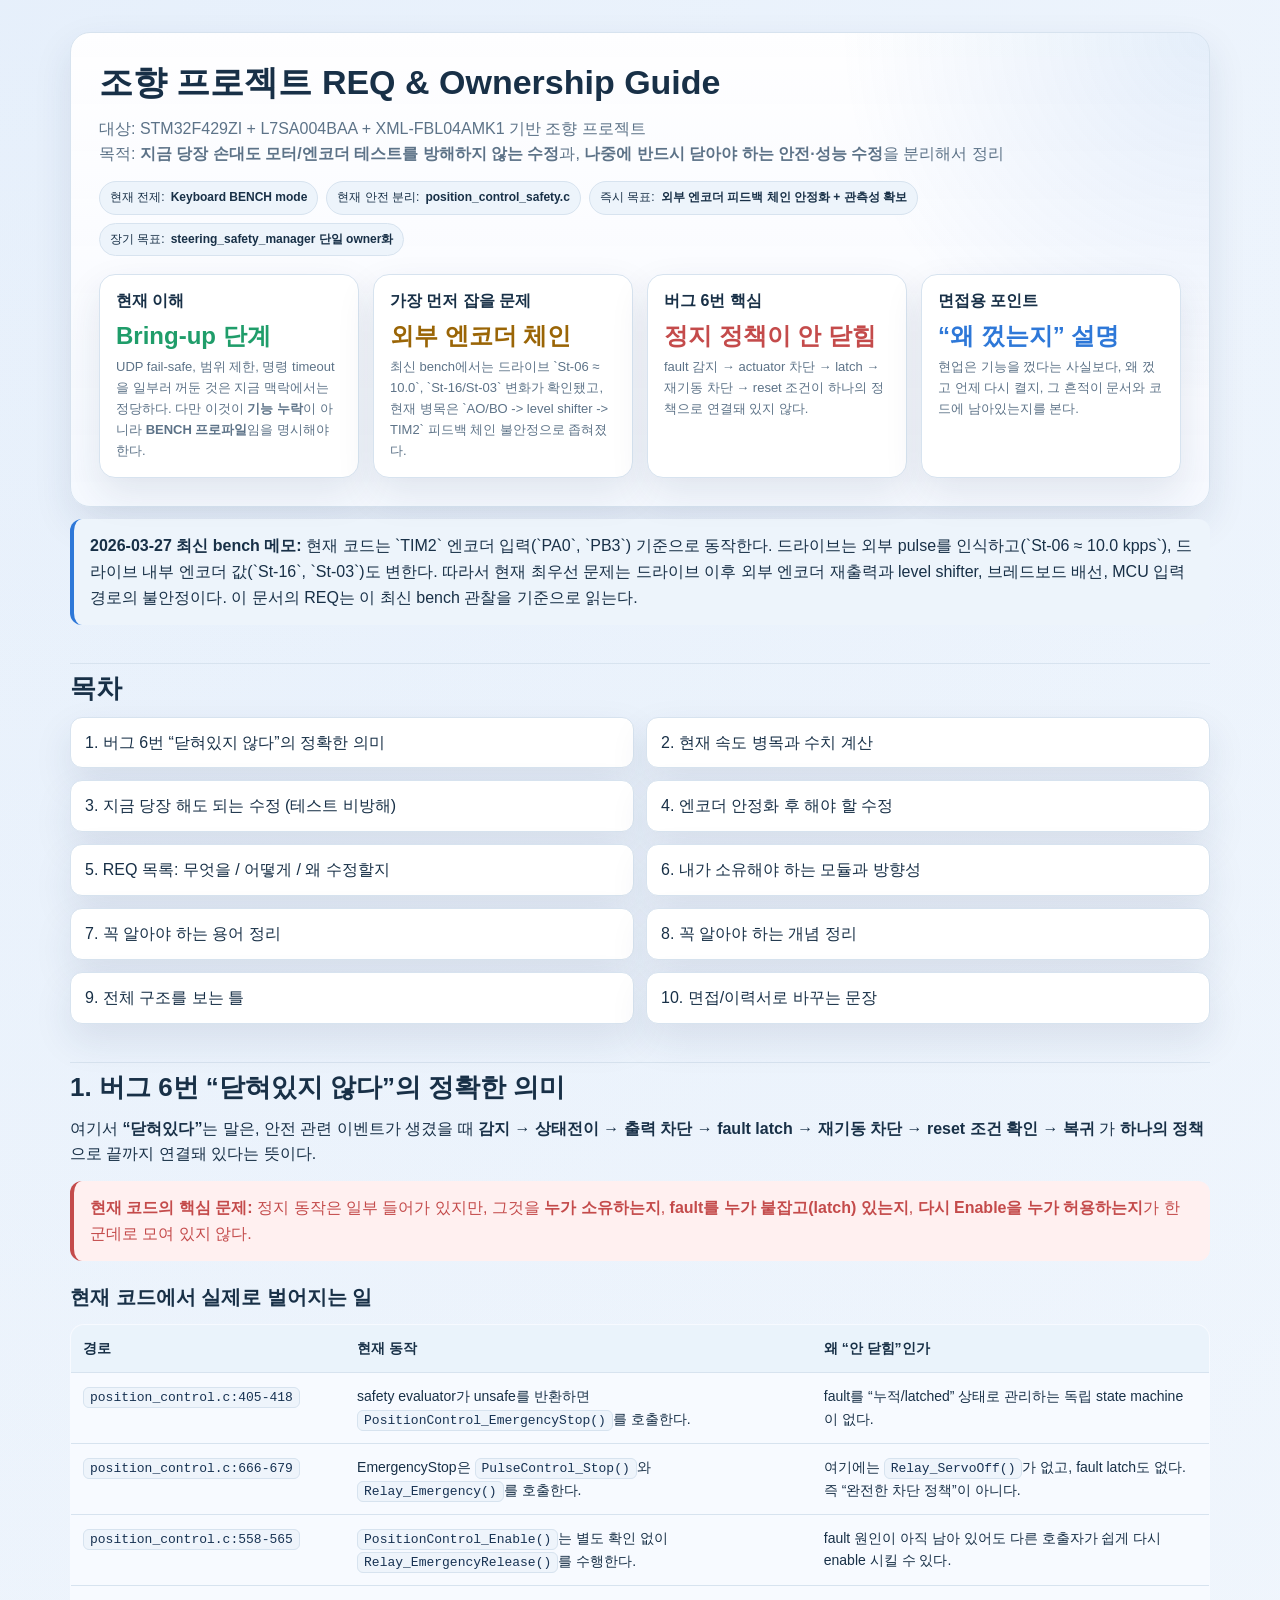
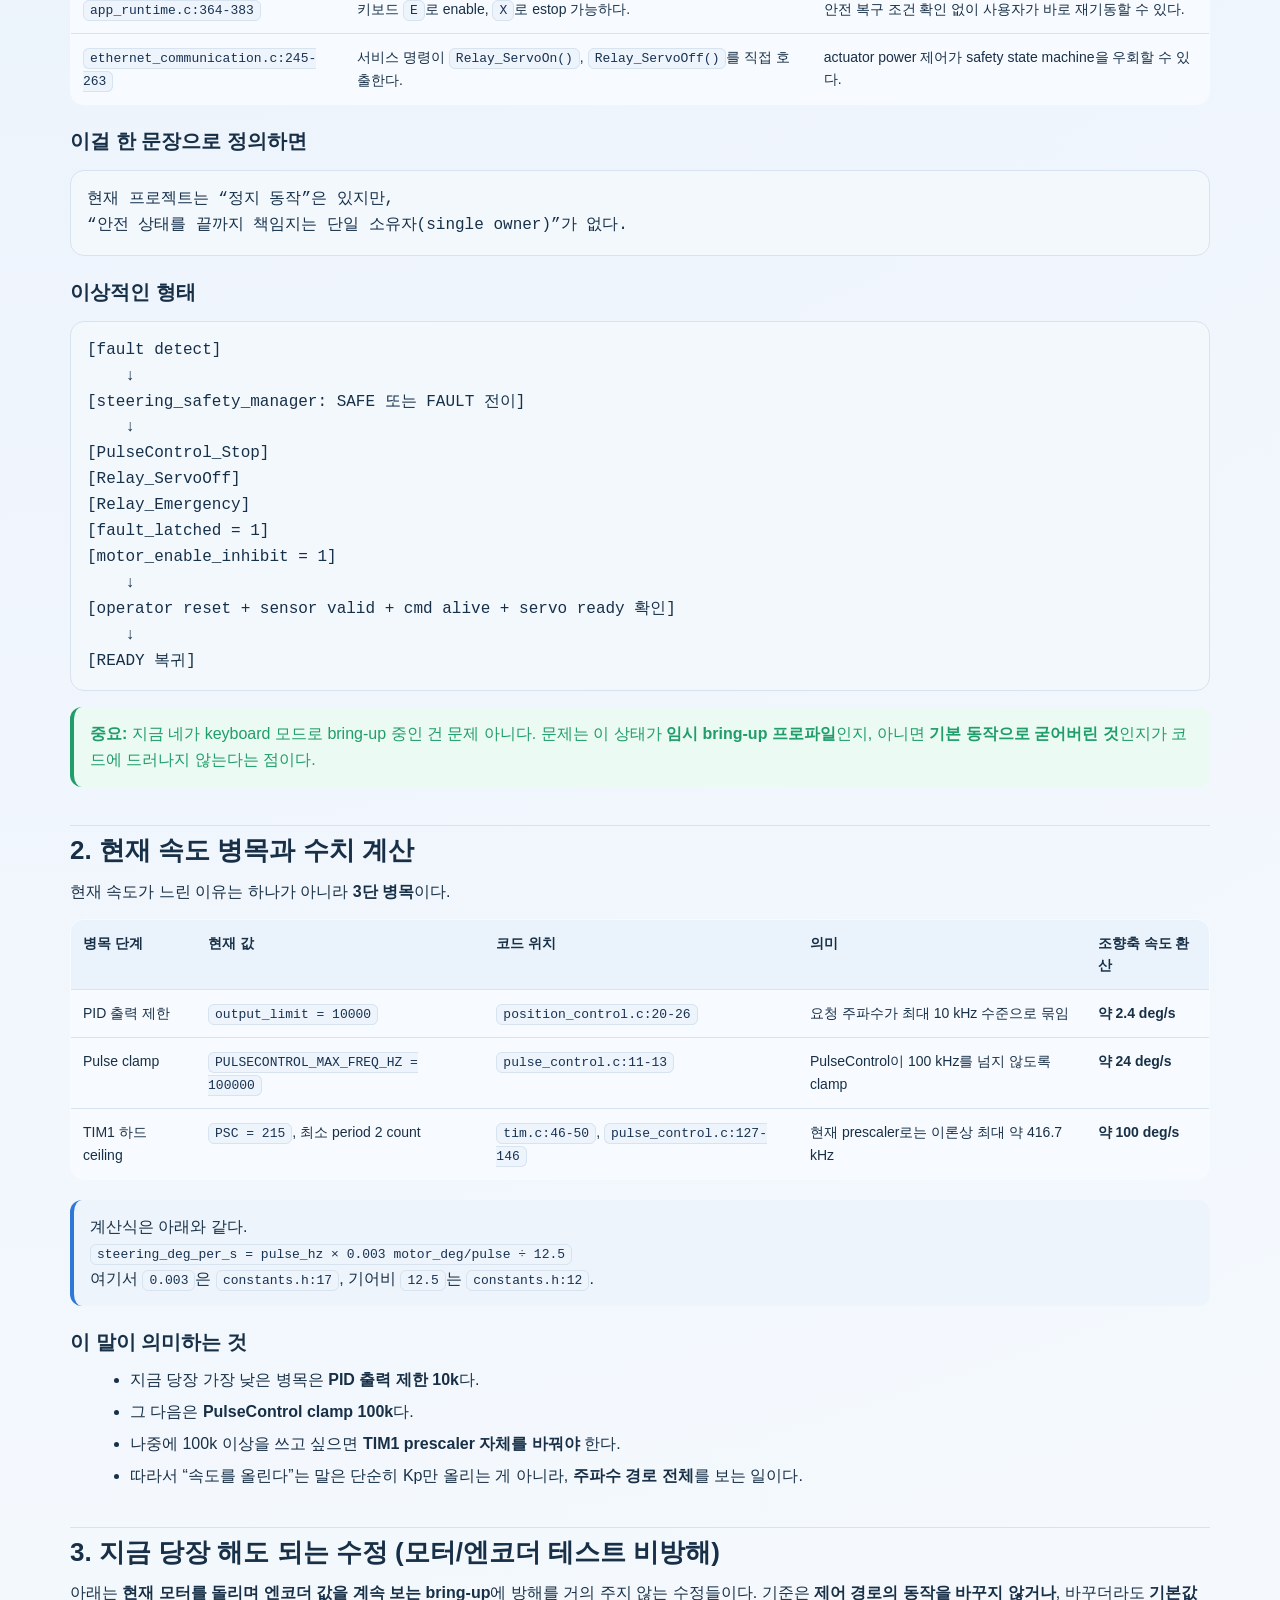
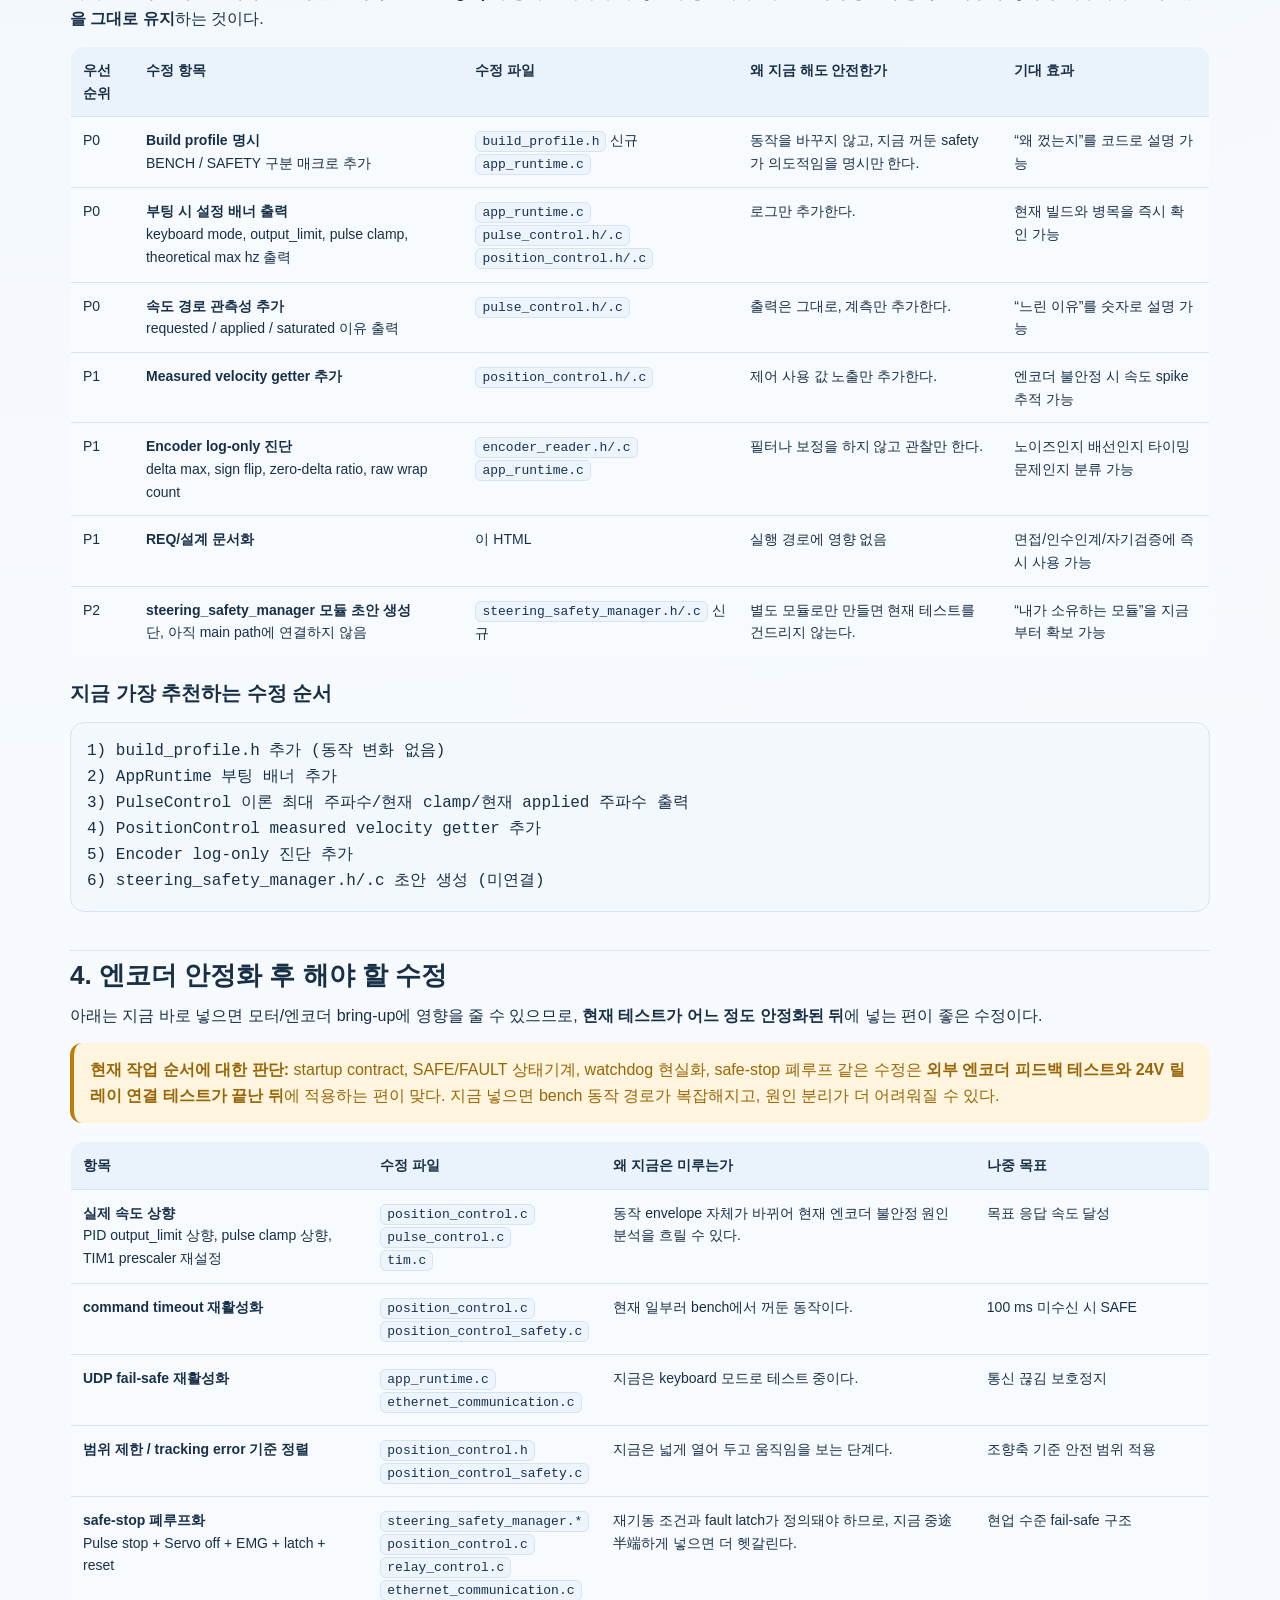
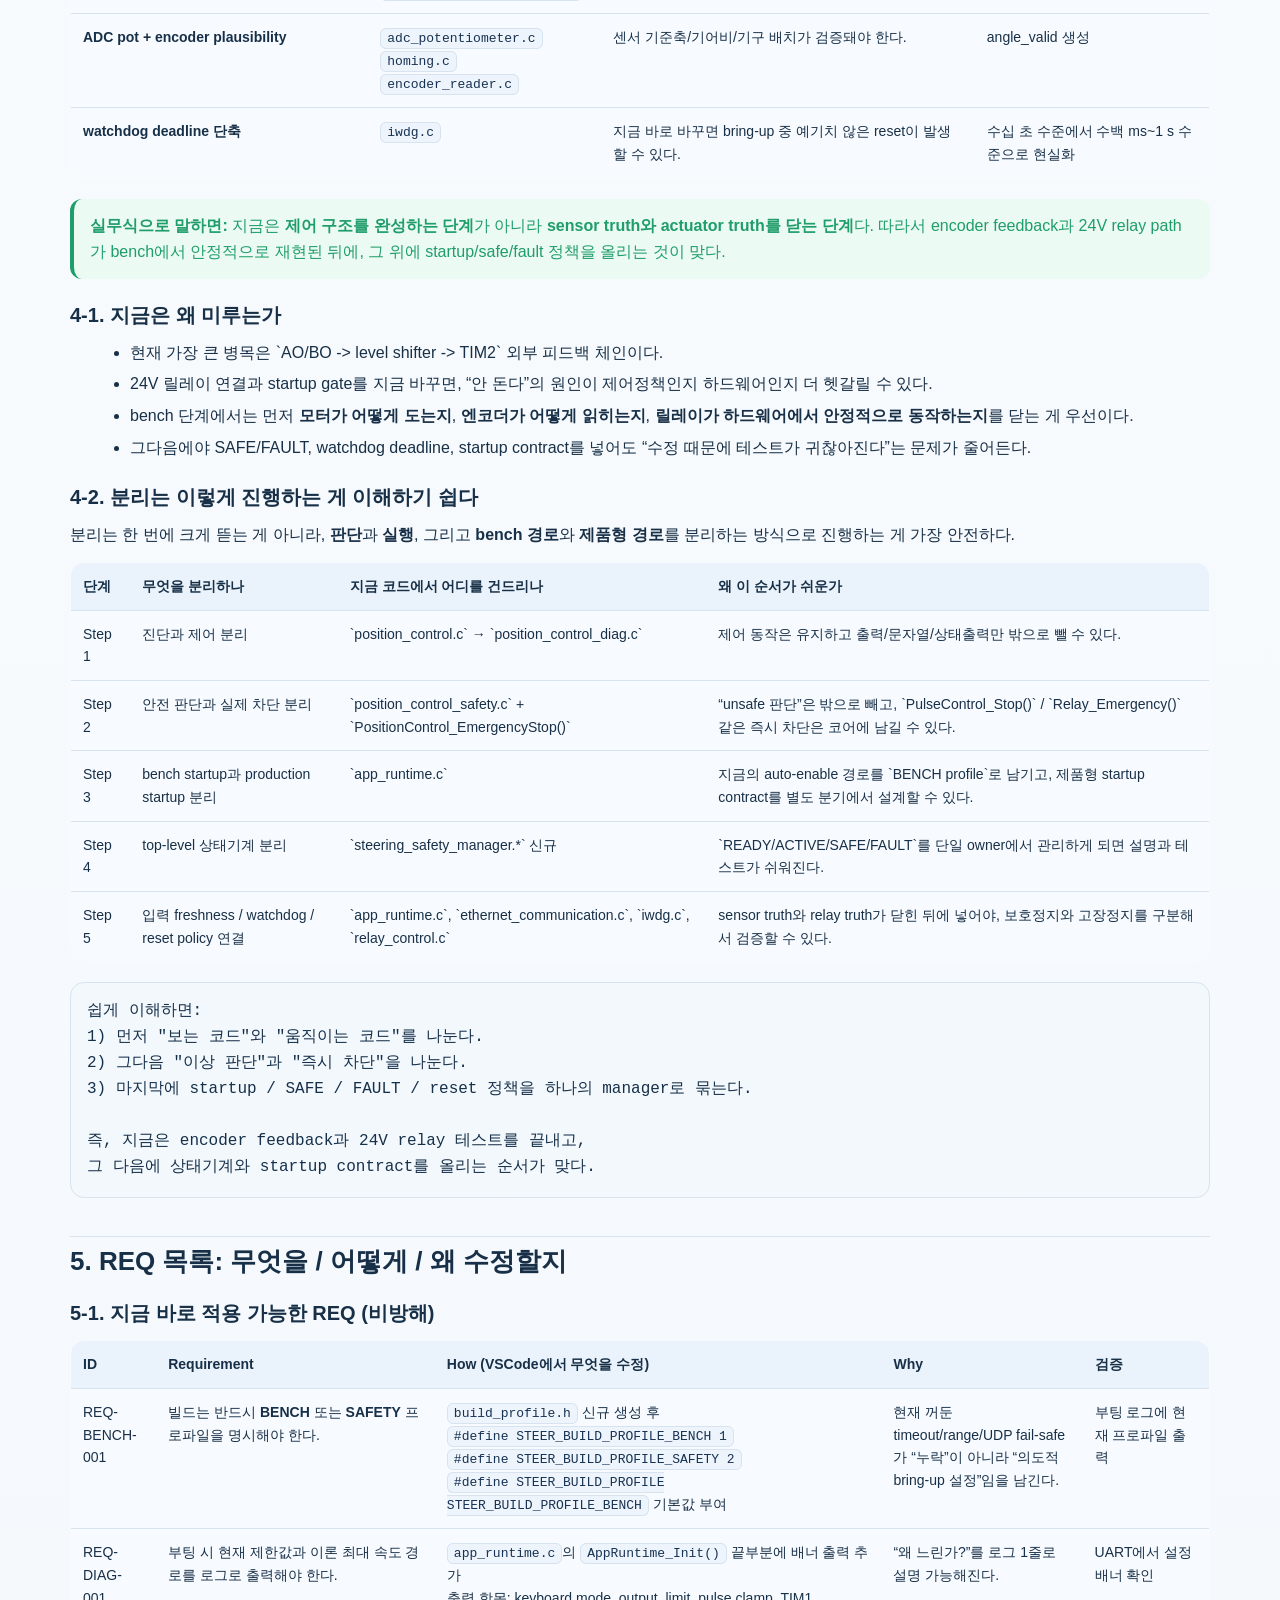
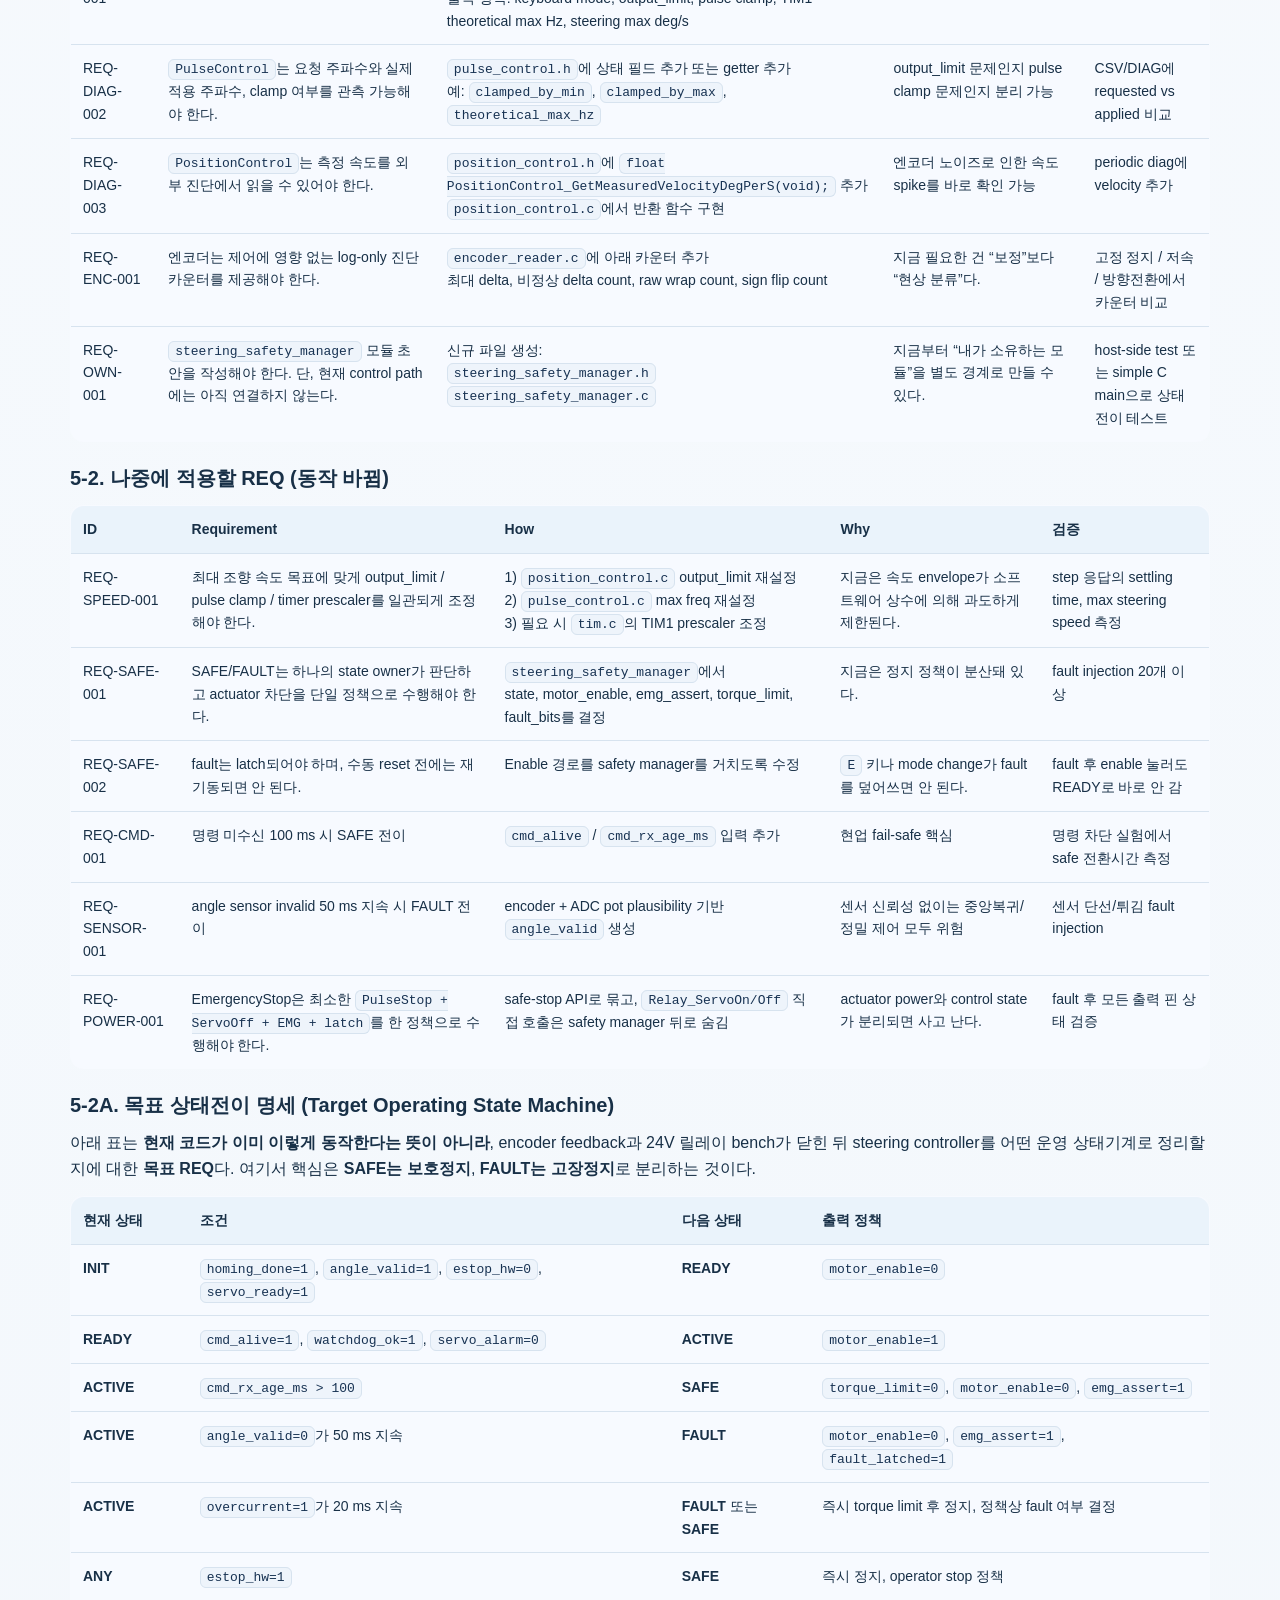
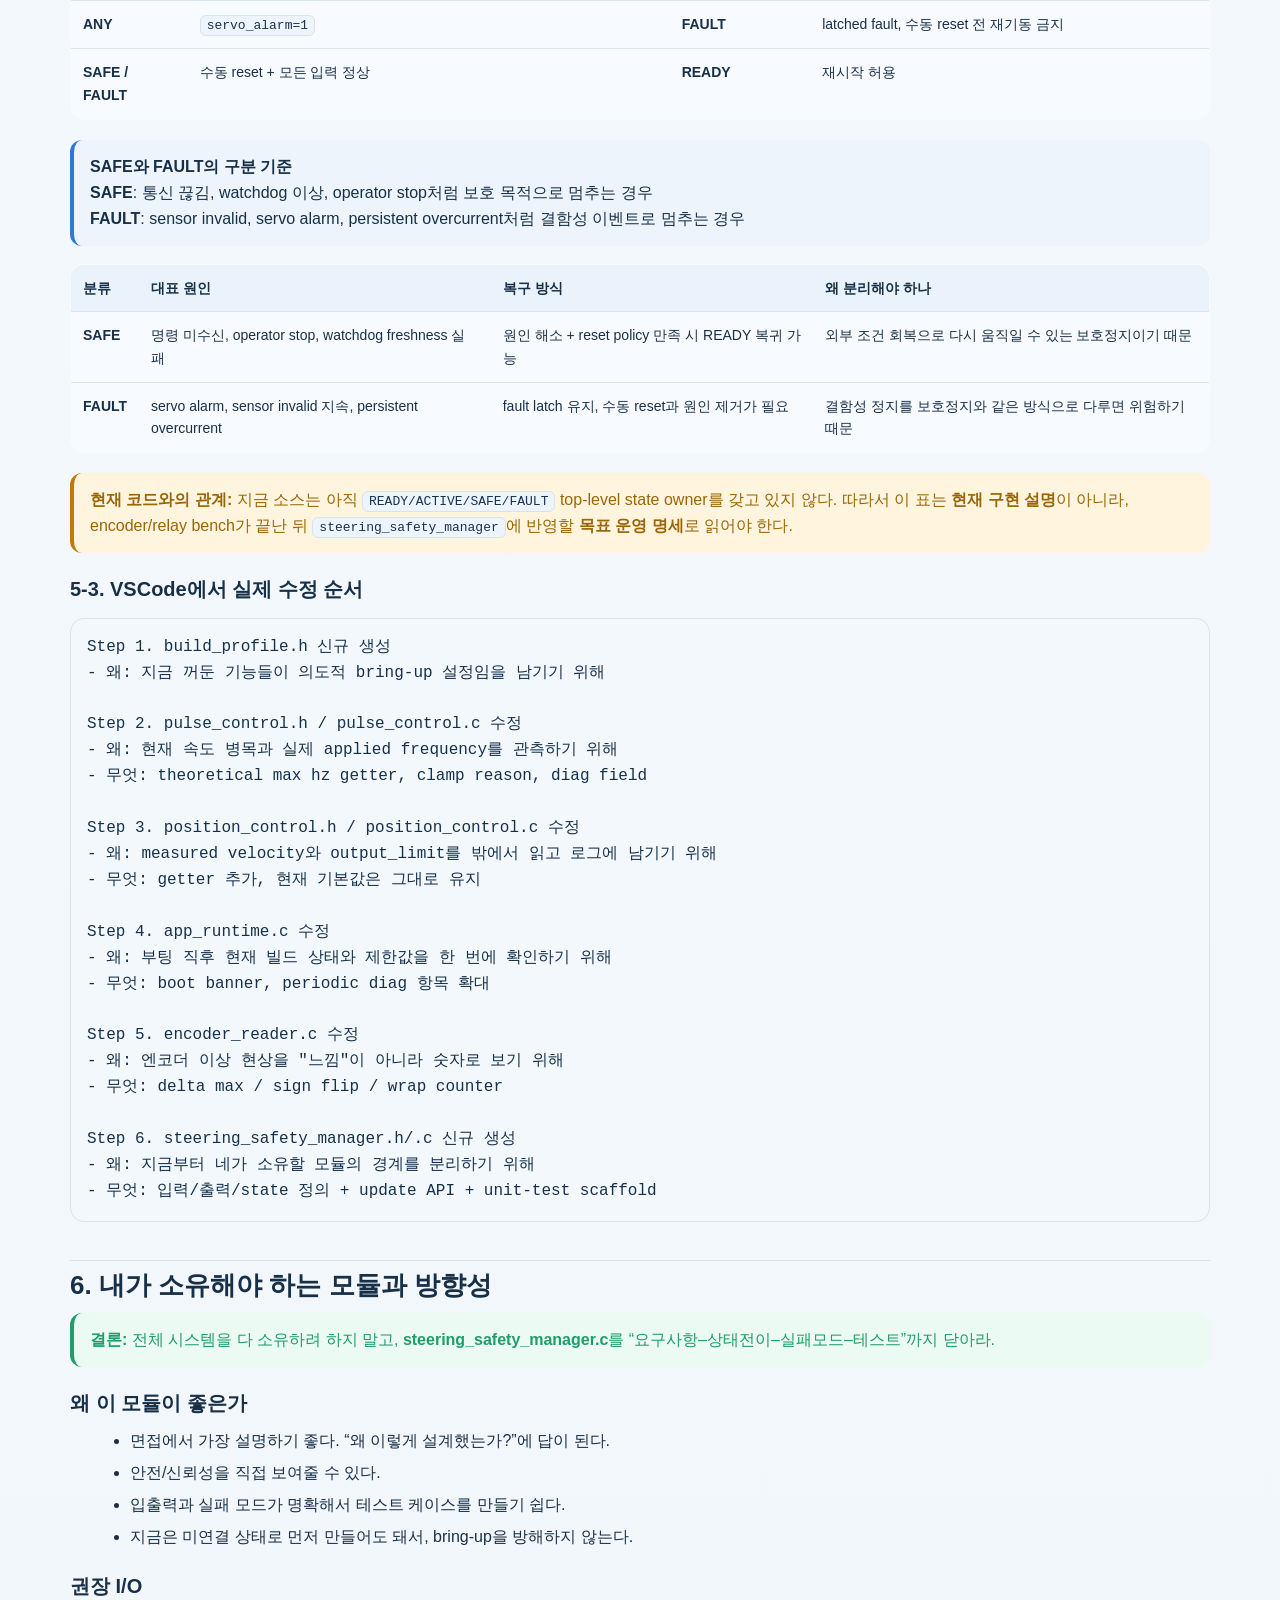
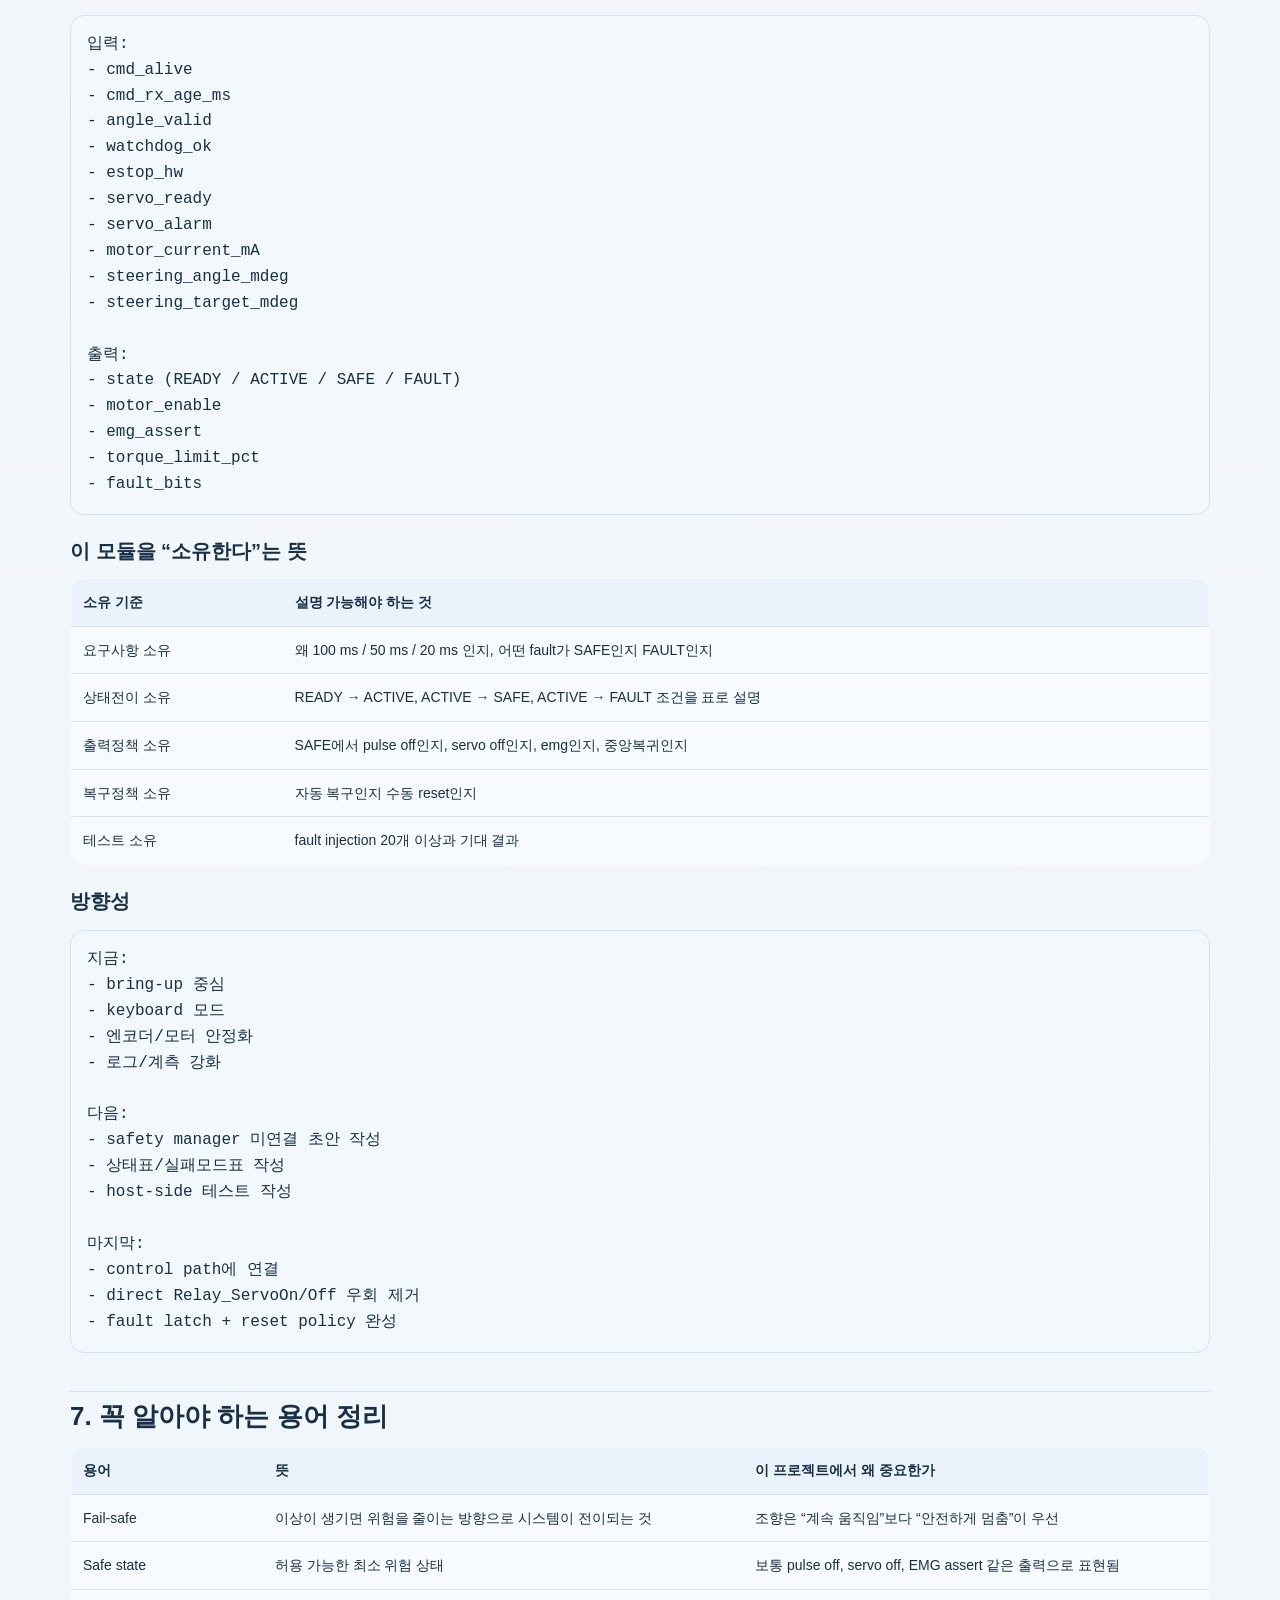
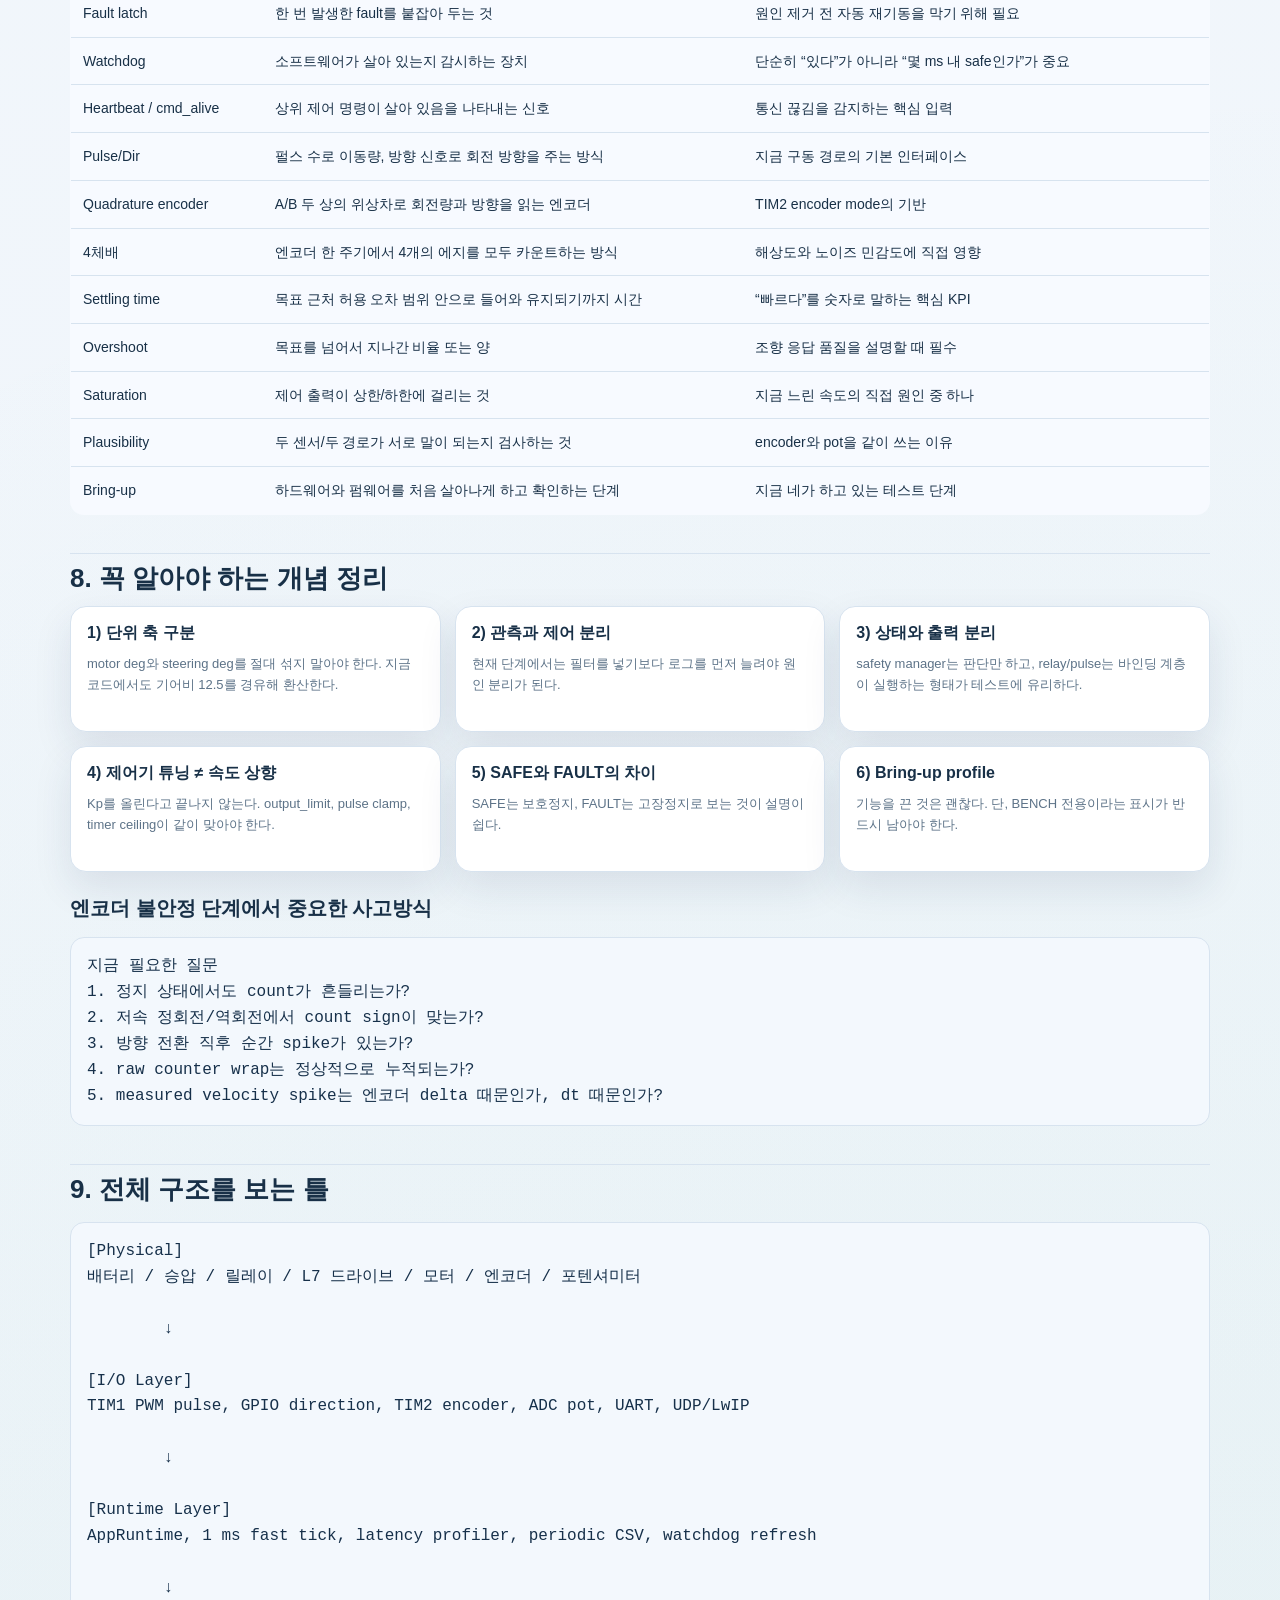
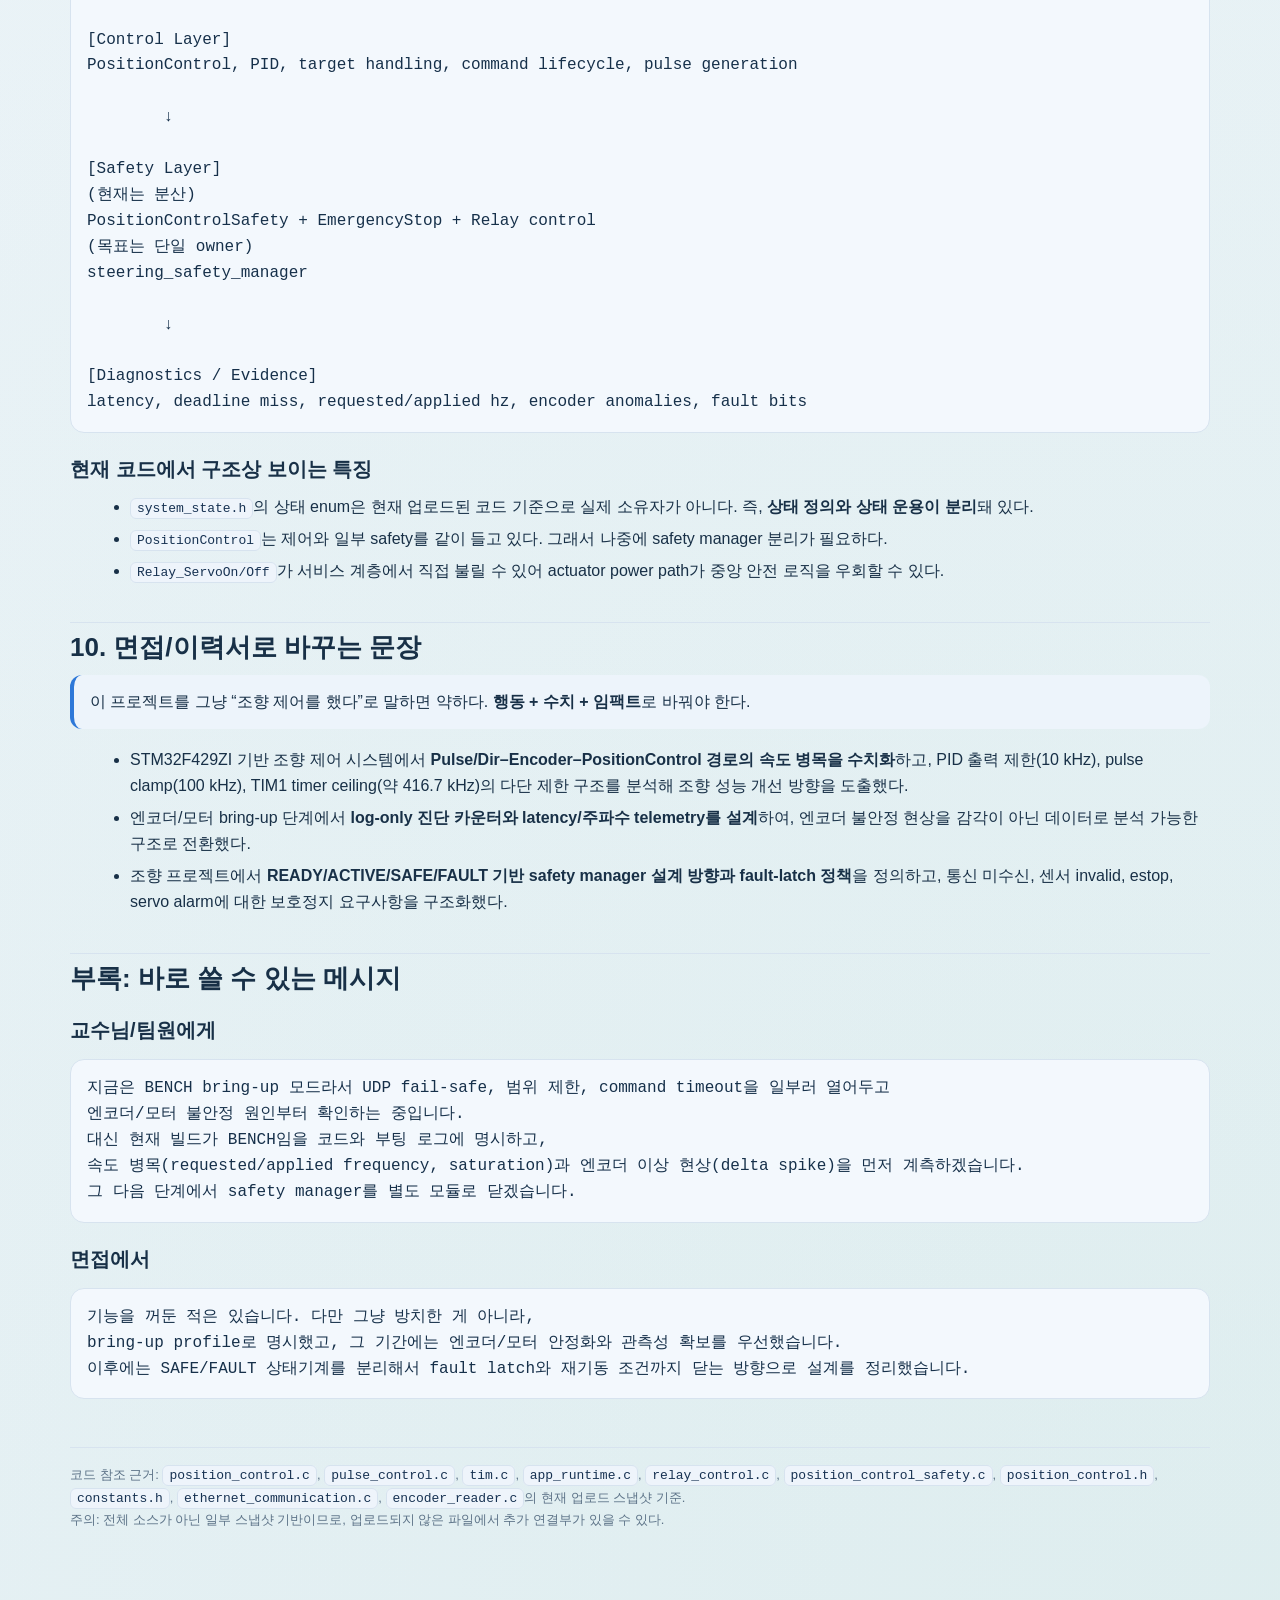
<file: docs/REQ/steering_project_req_ownership_guide.html>
<!DOCTYPE html>
<html lang="ko">
<head>
<meta charset="utf-8">
<meta name="viewport" content="width=device-width, initial-scale=1">
<title>조향 프로젝트 REQ & Ownership Guide</title>
<style>
  :root{
    --bg:#f4f7fb;
    --panel:#ffffff;
    --panel2:#f7faff;
    --text:#183047;
    --muted:#5d7388;
    --line:#d7e3ef;
    --good:#1f9d6a;
    --warn:#bd7b0a;
    --bad:#c44b4b;
    --blue:#2e78d8;
    --card:#ffffff;
    --chip:#edf4fb;
    --shadow:0 16px 38px rgba(25, 53, 86, .10);
  }
  *{box-sizing:border-box}
  body{
    margin:0;
    font-family:-apple-system,BlinkMacSystemFont,"Segoe UI",Roboto,"Noto Sans KR",Arial,sans-serif;
    background:
      radial-gradient(circle at top left, rgba(46,120,216,.10), transparent 28%),
      radial-gradient(circle at bottom right, rgba(31,157,106,.08), transparent 22%),
      linear-gradient(180deg,#fbfdff 0%, #eef4fa 100%);
    color:var(--text);
    line-height:1.62;
  }
  .wrap{max-width:1180px;margin:0 auto;padding:32px 20px 80px}
  h1,h2,h3{line-height:1.25;margin:0 0 12px}
  h1{font-size:34px}
  h2{font-size:26px;margin-top:38px;padding-top:8px;border-top:1px solid var(--line)}
  h3{font-size:20px;margin-top:24px}
  p{margin:10px 0 14px}
  .hero{
    background:radial-gradient(circle at top right, rgba(46,120,216,.12), transparent 30%),
               linear-gradient(180deg,rgba(255,255,255,.96),rgba(247,250,255,.92));
    border:1px solid var(--line);
    border-radius:20px;
    padding:28px;
    box-shadow:var(--shadow);
  }
  .sub{color:var(--muted)}
  .grid{
    display:grid;
    grid-template-columns:repeat(4,minmax(0,1fr));
    gap:14px;
    margin-top:18px;
  }
  .card{
    background:var(--card);
    border:1px solid var(--line);
    border-radius:16px;
    padding:16px;
    box-shadow:var(--shadow);
  }
  .card h3{font-size:16px;margin:0 0 6px}
  .big{font-size:24px;font-weight:800}
  .chips{display:flex;flex-wrap:wrap;gap:8px;margin-top:8px}
  .chip{
    background:var(--chip);
    color:var(--text);
    border:1px solid var(--line);
    border-radius:999px;
    padding:6px 10px;
    font-size:12px;
    display:inline-flex;
    align-items:center;
    gap:6px;
  }
  .good{color:#1f9d6a}
  .warn{color:#9a6506}
  .bad{color:#c44b4b}
  .blue{color:#2e78d8}
  table{
    width:100%;
    border-collapse:collapse;
    margin:14px 0 20px;
    font-size:14px;
    background:var(--panel2);
    border:1px solid var(--line);
    border-radius:14px;
    overflow:hidden;
  }
  th,td{
    padding:12px 12px;
    border-bottom:1px solid var(--line);
    vertical-align:top;
  }
  th{
    text-align:left;
    background:#eaf3fb;
    color:#183047;
    position:sticky;
    top:0;
  }
  tr:last-child td{border-bottom:none}
  code, pre{
    font-family:ui-monospace,SFMono-Regular,Menlo,Consolas,"Liberation Mono",monospace;
  }
  code{
    background:#eef4fb;
    color:#173252;
    padding:2px 6px;
    border-radius:6px;
    border:1px solid var(--line);
    font-size:13px;
  }
  pre{
    background:#f3f8fd;
    color:#16304a;
    border:1px solid var(--line);
    border-radius:14px;
    padding:16px;
    overflow:auto;
    white-space:pre-wrap;
  }
  .callout{
    border-left:4px solid var(--blue);
    background:#edf4fb;
    padding:14px 16px;
    border-radius:12px;
    margin:12px 0 18px;
  }
  .callout.warn{border-left-color:var(--warn);background:#fff5de}
  .callout.bad{border-left-color:var(--bad);background:#fff0f0}
  .callout.good{border-left-color:var(--good);background:#ebfaf2}
  .kpi{
    display:grid;
    grid-template-columns:repeat(3,minmax(0,1fr));
    gap:14px;
  }
  .kpi .card{min-height:126px}
  .muted{color:var(--muted)}
  .small{font-size:13px}
  .toc{
    display:grid;
    grid-template-columns:repeat(2,minmax(0,1fr));
    gap:12px;
  }
  .toc a{
    display:block;
    text-decoration:none;
    color:var(--text);
    padding:12px 14px;
    border:1px solid var(--line);
    border-radius:12px;
    background:#ffffff;
    box-shadow:var(--shadow);
  }
  ul{margin:8px 0 14px 20px}
  li{margin:6px 0}
  .footer{
    margin-top:48px;
    color:var(--muted);
    font-size:13px;
    border-top:1px solid var(--line);
    padding-top:16px;
  }
  @media (max-width:980px){
    .grid,.kpi,.toc{grid-template-columns:1fr 1fr}
  }
  @media (max-width:640px){
    .grid,.kpi,.toc{grid-template-columns:1fr}
    h1{font-size:28px}
    h2{font-size:22px}
  }
</style>
</head>
<body>
<div class="wrap">
  <section class="hero">
    <h1>조향 프로젝트 REQ & Ownership Guide</h1>
    <p class="sub">
      대상: STM32F429ZI + L7SA004BAA + XML-FBL04AMK1 기반 조향 프로젝트<br>
      목적: <strong>지금 당장 손대도 모터/엔코더 테스트를 방해하지 않는 수정</strong>과,
      <strong>나중에 반드시 닫아야 하는 안전·성능 수정</strong>을 분리해서 정리
    </p>
    <div class="chips">
      <span class="chip">현재 전제: <strong>Keyboard BENCH mode</strong></span>
      <span class="chip">현재 안전 분리: <strong>position_control_safety.c</strong></span>
      <span class="chip">즉시 목표: <strong>외부 엔코더 피드백 체인 안정화 + 관측성 확보</strong></span>
      <span class="chip">장기 목표: <strong>steering_safety_manager 단일 owner화</strong></span>
    </div>
    <div class="grid">
      <div class="card">
        <h3>현재 이해</h3>
        <div class="big good">Bring-up 단계</div>
        <div class="small muted">
          UDP fail-safe, 범위 제한, 명령 timeout을 일부러 꺼둔 것은 지금 맥락에서는 정당하다.
          다만 이것이 <strong>기능 누락</strong>이 아니라 <strong>BENCH 프로파일</strong>임을 명시해야 한다.
        </div>
      </div>
      <div class="card">
        <h3>가장 먼저 잡을 문제</h3>
        <div class="big warn">외부 엔코더 체인</div>
        <div class="small muted">
          최신 bench에서는 드라이브 `St-06 ≈ 10.0`, `St-16/St-03` 변화가 확인됐고,
          현재 병목은 `AO/BO -> level shifter -> TIM2` 피드백 체인 불안정으로 좁혀졌다.
        </div>
      </div>
      <div class="card">
        <h3>버그 6번 핵심</h3>
        <div class="big bad">정지 정책이 안 닫힘</div>
        <div class="small muted">
          fault 감지 → actuator 차단 → latch → 재기동 차단 → reset 조건이 하나의 정책으로 연결돼 있지 않다.
        </div>
      </div>
      <div class="card">
        <h3>면접용 포인트</h3>
        <div class="big blue">“왜 껐는지” 설명</div>
        <div class="small muted">
          현업은 기능을 껐다는 사실보다, 왜 껐고 언제 다시 켤지, 그 흔적이 문서와 코드에 남아있는지를 본다.
        </div>
      </div>
    </div>
  </section>

  <div class="callout">
    <strong>2026-03-27 최신 bench 메모:</strong>
    현재 코드는 `TIM2` 엔코더 입력(`PA0`, `PB3`) 기준으로 동작한다.
    드라이브는 외부 pulse를 인식하고(`St-06 ≈ 10.0 kpps`), 드라이브 내부 엔코더 값(`St-16`, `St-03`)도 변한다.
    따라서 현재 최우선 문제는 드라이브 이후 외부 엔코더 재출력과 level shifter, 브레드보드 배선, MCU 입력 경로의 불안정이다.
    이 문서의 REQ는 이 최신 bench 관찰을 기준으로 읽는다.
  </div>

  <section id="toc">
    <h2>목차</h2>
    <div class="toc">
      <a href="#meaning">1. 버그 6번 “닫혀있지 않다”의 정확한 의미</a>
      <a href="#speed">2. 현재 속도 병목과 수치 계산</a>
      <a href="#now">3. 지금 당장 해도 되는 수정 (테스트 비방해)</a>
      <a href="#later">4. 엔코더 안정화 후 해야 할 수정</a>
      <a href="#req">5. REQ 목록: 무엇을 / 어떻게 / 왜 수정할지</a>
      <a href="#ownership">6. 내가 소유해야 하는 모듈과 방향성</a>
      <a href="#glossary">7. 꼭 알아야 하는 용어 정리</a>
      <a href="#concepts">8. 꼭 알아야 하는 개념 정리</a>
      <a href="#arch">9. 전체 구조를 보는 틀</a>
      <a href="#interview">10. 면접/이력서로 바꾸는 문장</a>
    </div>
  </section>

  <section id="meaning">
    <h2>1. 버그 6번 “닫혀있지 않다”의 정확한 의미</h2>
    <p>
      여기서 <strong>“닫혀있다”</strong>는 말은, 안전 관련 이벤트가 생겼을 때
      <strong>감지 → 상태전이 → 출력 차단 → fault latch → 재기동 차단 → reset 조건 확인 → 복귀</strong>
      가 <strong>하나의 정책</strong>으로 끝까지 연결돼 있다는 뜻이다.
    </p>
    <div class="callout bad">
      <strong>현재 코드의 핵심 문제:</strong> 정지 동작은 일부 들어가 있지만,
      그것을 <strong>누가 소유하는지</strong>, <strong>fault를 누가 붙잡고(latch) 있는지</strong>,
      <strong>다시 Enable을 누가 허용하는지</strong>가 한 군데로 모여 있지 않다.
    </div>

    <h3>현재 코드에서 실제로 벌어지는 일</h3>
    <table>
      <thead>
        <tr>
          <th>경로</th>
          <th>현재 동작</th>
          <th>왜 “안 닫힘”인가</th>
        </tr>
      </thead>
      <tbody>
        <tr>
          <td><code>position_control.c:405-418</code></td>
          <td>
            safety evaluator가 unsafe를 반환하면 <code>PositionControl_EmergencyStop()</code>를 호출한다.
          </td>
          <td>
            fault를 “누적/latched” 상태로 관리하는 독립 state machine이 없다.
          </td>
        </tr>
        <tr>
          <td><code>position_control.c:666-679</code></td>
          <td>
            EmergencyStop은 <code>PulseControl_Stop()</code>와 <code>Relay_Emergency()</code>를 호출한다.
          </td>
          <td>
            여기에는 <code>Relay_ServoOff()</code>가 없고, fault latch도 없다.
            즉 “완전한 차단 정책”이 아니다.
          </td>
        </tr>
        <tr>
          <td><code>position_control.c:558-565</code></td>
          <td>
            <code>PositionControl_Enable()</code>는 별도 확인 없이 <code>Relay_EmergencyRelease()</code>를 수행한다.
          </td>
          <td>
            fault 원인이 아직 남아 있어도 다른 호출자가 쉽게 다시 enable 시킬 수 있다.
          </td>
        </tr>
        <tr>
          <td><code>app_runtime.c:364-383</code></td>
          <td>
            키보드 <code>E</code>로 enable, <code>X</code>로 estop 가능하다.
          </td>
          <td>
            안전 복구 조건 확인 없이 사용자가 바로 재기동할 수 있다.
          </td>
        </tr>
        <tr>
          <td><code>ethernet_communication.c:245-263</code></td>
          <td>
            서비스 명령이 <code>Relay_ServoOn()</code>, <code>Relay_ServoOff()</code>를 직접 호출한다.
          </td>
          <td>
            actuator power 제어가 safety state machine을 우회할 수 있다.
          </td>
        </tr>
      </tbody>
    </table>

    <h3>이걸 한 문장으로 정의하면</h3>
    <pre>현재 프로젝트는 “정지 동작”은 있지만,
“안전 상태를 끝까지 책임지는 단일 소유자(single owner)”가 없다.</pre>

    <h3>이상적인 형태</h3>
    <pre>[fault detect]
    ↓
[steering_safety_manager: SAFE 또는 FAULT 전이]
    ↓
[PulseControl_Stop]
[Relay_ServoOff]
[Relay_Emergency]
[fault_latched = 1]
[motor_enable_inhibit = 1]
    ↓
[operator reset + sensor valid + cmd alive + servo ready 확인]
    ↓
[READY 복귀]</pre>

    <div class="callout good">
      <strong>중요:</strong> 지금 네가 keyboard 모드로 bring-up 중인 건 문제 아니다.
      문제는 이 상태가 <strong>임시 bring-up 프로파일</strong>인지,
      아니면 <strong>기본 동작으로 굳어버린 것</strong>인지가 코드에 드러나지 않는다는 점이다.
    </div>
  </section>

  <section id="speed">
    <h2>2. 현재 속도 병목과 수치 계산</h2>
    <p>
      현재 속도가 느린 이유는 하나가 아니라 <strong>3단 병목</strong>이다.
    </p>
    <table>
      <thead>
        <tr>
          <th>병목 단계</th>
          <th>현재 값</th>
          <th>코드 위치</th>
          <th>의미</th>
          <th>조향축 속도 환산</th>
        </tr>
      </thead>
      <tbody>
        <tr>
          <td>PID 출력 제한</td>
          <td><code>output_limit = 10000</code></td>
          <td><code>position_control.c:20-26</code></td>
          <td>요청 주파수가 최대 10 kHz 수준으로 묶임</td>
          <td><strong>약 2.4 deg/s</strong></td>
        </tr>
        <tr>
          <td>Pulse clamp</td>
          <td><code>PULSECONTROL_MAX_FREQ_HZ = 100000</code></td>
          <td><code>pulse_control.c:11-13</code></td>
          <td>PulseControl이 100 kHz를 넘지 않도록 clamp</td>
          <td><strong>약 24 deg/s</strong></td>
        </tr>
        <tr>
          <td>TIM1 하드 ceiling</td>
          <td><code>PSC = 215</code>, 최소 period 2 count</td>
          <td><code>tim.c:46-50</code>, <code>pulse_control.c:127-146</code></td>
          <td>현재 prescaler로는 이론상 최대 약 416.7 kHz</td>
          <td><strong>약 100 deg/s</strong></td>
        </tr>
      </tbody>
    </table>

    <div class="callout">
      계산식은 아래와 같다.<br>
      <code>steering_deg_per_s = pulse_hz × 0.003 motor_deg/pulse ÷ 12.5</code><br>
      여기서 <code>0.003</code>은 <code>constants.h:17</code>, 기어비 <code>12.5</code>는 <code>constants.h:12</code>.
    </div>

    <h3>이 말이 의미하는 것</h3>
    <ul>
      <li>지금 당장 가장 낮은 병목은 <strong>PID 출력 제한 10k</strong>다.</li>
      <li>그 다음은 <strong>PulseControl clamp 100k</strong>다.</li>
      <li>나중에 100k 이상을 쓰고 싶으면 <strong>TIM1 prescaler 자체를 바꿔야</strong> 한다.</li>
      <li>따라서 “속도를 올린다”는 말은 단순히 Kp만 올리는 게 아니라, <strong>주파수 경로 전체</strong>를 보는 일이다.</li>
    </ul>
  </section>

  <section id="now">
    <h2>3. 지금 당장 해도 되는 수정 (모터/엔코더 테스트 비방해)</h2>
    <p>
      아래는 <strong>현재 모터를 돌리며 엔코더 값을 계속 보는 bring-up</strong>에 방해를 거의 주지 않는 수정들이다.
      기준은 <strong>제어 경로의 동작을 바꾸지 않거나</strong>, 바꾸더라도 <strong>기본값을 그대로 유지</strong>하는 것이다.
    </p>

    <table>
      <thead>
        <tr>
          <th>우선순위</th>
          <th>수정 항목</th>
          <th>수정 파일</th>
          <th>왜 지금 해도 안전한가</th>
          <th>기대 효과</th>
        </tr>
      </thead>
      <tbody>
        <tr>
          <td>P0</td>
          <td><strong>Build profile 명시</strong><br>BENCH / SAFETY 구분 매크로 추가</td>
          <td><code>build_profile.h</code> 신규<br><code>app_runtime.c</code></td>
          <td>동작을 바꾸지 않고, 지금 꺼둔 safety가 의도적임을 명시만 한다.</td>
          <td>“왜 껐는지”를 코드로 설명 가능</td>
        </tr>
        <tr>
          <td>P0</td>
          <td><strong>부팅 시 설정 배너 출력</strong><br>keyboard mode, output_limit, pulse clamp, theoretical max hz 출력</td>
          <td><code>app_runtime.c</code><br><code>pulse_control.h/.c</code><br><code>position_control.h/.c</code></td>
          <td>로그만 추가한다.</td>
          <td>현재 빌드와 병목을 즉시 확인 가능</td>
        </tr>
        <tr>
          <td>P0</td>
          <td><strong>속도 경로 관측성 추가</strong><br>requested / applied / saturated 이유 출력</td>
          <td><code>pulse_control.h/.c</code></td>
          <td>출력은 그대로, 계측만 추가한다.</td>
          <td>“느린 이유”를 숫자로 설명 가능</td>
        </tr>
        <tr>
          <td>P1</td>
          <td><strong>Measured velocity getter 추가</strong></td>
          <td><code>position_control.h/.c</code></td>
          <td>제어 사용 값 노출만 추가한다.</td>
          <td>엔코더 불안정 시 속도 spike 추적 가능</td>
        </tr>
        <tr>
          <td>P1</td>
          <td><strong>Encoder log-only 진단</strong><br>delta max, sign flip, zero-delta ratio, raw wrap count</td>
          <td><code>encoder_reader.h/.c</code><br><code>app_runtime.c</code></td>
          <td>필터나 보정을 하지 않고 관찰만 한다.</td>
          <td>노이즈인지 배선인지 타이밍 문제인지 분류 가능</td>
        </tr>
        <tr>
          <td>P1</td>
          <td><strong>REQ/설계 문서화</strong></td>
          <td>이 HTML</td>
          <td>실행 경로에 영향 없음</td>
          <td>면접/인수인계/자기검증에 즉시 사용 가능</td>
        </tr>
        <tr>
          <td>P2</td>
          <td><strong>steering_safety_manager 모듈 초안 생성</strong><br>단, 아직 main path에 연결하지 않음</td>
          <td><code>steering_safety_manager.h/.c</code> 신규</td>
          <td>별도 모듈로만 만들면 현재 테스트를 건드리지 않는다.</td>
          <td>“내가 소유하는 모듈”을 지금부터 확보 가능</td>
        </tr>
      </tbody>
    </table>

    <h3>지금 가장 추천하는 수정 순서</h3>
    <pre>1) build_profile.h 추가 (동작 변화 없음)
2) AppRuntime 부팅 배너 추가
3) PulseControl 이론 최대 주파수/현재 clamp/현재 applied 주파수 출력
4) PositionControl measured velocity getter 추가
5) Encoder log-only 진단 추가
6) steering_safety_manager.h/.c 초안 생성 (미연결)</pre>
  </section>

  <section id="later">
    <h2>4. 엔코더 안정화 후 해야 할 수정</h2>
    <p>
      아래는 지금 바로 넣으면 모터/엔코더 bring-up에 영향을 줄 수 있으므로,
      <strong>현재 테스트가 어느 정도 안정화된 뒤</strong>에 넣는 편이 좋은 수정이다.
    </p>

    <div class="callout warn">
      <strong>현재 작업 순서에 대한 판단:</strong>
      startup contract, SAFE/FAULT 상태기계, watchdog 현실화, safe-stop 폐루프 같은 수정은
      <strong>외부 엔코더 피드백 테스트와 24V 릴레이 연결 테스트가 끝난 뒤</strong>에 적용하는 편이 맞다.
      지금 넣으면 bench 동작 경로가 복잡해지고, 원인 분리가 더 어려워질 수 있다.
    </div>

    <table>
      <thead>
        <tr>
          <th>항목</th>
          <th>수정 파일</th>
          <th>왜 지금은 미루는가</th>
          <th>나중 목표</th>
        </tr>
      </thead>
      <tbody>
        <tr>
          <td><strong>실제 속도 상향</strong><br>PID output_limit 상향, pulse clamp 상향, TIM1 prescaler 재설정</td>
          <td><code>position_control.c</code><br><code>pulse_control.c</code><br><code>tim.c</code></td>
          <td>동작 envelope 자체가 바뀌어 현재 엔코더 불안정 원인 분석을 흐릴 수 있다.</td>
          <td>목표 응답 속도 달성</td>
        </tr>
        <tr>
          <td><strong>command timeout 재활성화</strong></td>
          <td><code>position_control.c</code><br><code>position_control_safety.c</code></td>
          <td>현재 일부러 bench에서 꺼둔 동작이다.</td>
          <td>100 ms 미수신 시 SAFE</td>
        </tr>
        <tr>
          <td><strong>UDP fail-safe 재활성화</strong></td>
          <td><code>app_runtime.c</code><br><code>ethernet_communication.c</code></td>
          <td>지금은 keyboard 모드로 테스트 중이다.</td>
          <td>통신 끊김 보호정지</td>
        </tr>
        <tr>
          <td><strong>범위 제한 / tracking error 기준 정렬</strong></td>
          <td><code>position_control.h</code><br><code>position_control_safety.c</code></td>
          <td>지금은 넓게 열어 두고 움직임을 보는 단계다.</td>
          <td>조향축 기준 안전 범위 적용</td>
        </tr>
        <tr>
          <td><strong>safe-stop 폐루프화</strong><br>Pulse stop + Servo off + EMG + latch + reset</td>
          <td><code>steering_safety_manager.*</code><br><code>position_control.c</code><br><code>relay_control.c</code><br><code>ethernet_communication.c</code></td>
          <td>재기동 조건과 fault latch가 정의돼야 하므로, 지금 중途半端하게 넣으면 더 헷갈린다.</td>
          <td>현업 수준 fail-safe 구조</td>
        </tr>
        <tr>
          <td><strong>ADC pot + encoder plausibility</strong></td>
          <td><code>adc_potentiometer.c</code><br><code>homing.c</code><br><code>encoder_reader.c</code></td>
          <td>센서 기준축/기어비/기구 배치가 검증돼야 한다.</td>
          <td>angle_valid 생성</td>
        </tr>
        <tr>
          <td><strong>watchdog deadline 단축</strong></td>
          <td><code>iwdg.c</code></td>
          <td>지금 바로 바꾸면 bring-up 중 예기치 않은 reset이 발생할 수 있다.</td>
          <td>수십 초 수준에서 수백 ms~1 s 수준으로 현실화</td>
        </tr>
      </tbody>
    </table>

    <div class="callout good">
      <strong>실무식으로 말하면:</strong>
      지금은 <strong>제어 구조를 완성하는 단계</strong>가 아니라 <strong>sensor truth와 actuator truth를 닫는 단계</strong>다.
      따라서 encoder feedback과 24V relay path가 bench에서 안정적으로 재현된 뒤에,
      그 위에 startup/safe/fault 정책을 올리는 것이 맞다.
    </div>

    <h3>4-1. 지금은 왜 미루는가</h3>
    <ul>
      <li>현재 가장 큰 병목은 `AO/BO -> level shifter -> TIM2` 외부 피드백 체인이다.</li>
      <li>24V 릴레이 연결과 startup gate를 지금 바꾸면, “안 돈다”의 원인이 제어정책인지 하드웨어인지 더 헷갈릴 수 있다.</li>
      <li>bench 단계에서는 먼저 <strong>모터가 어떻게 도는지</strong>, <strong>엔코더가 어떻게 읽히는지</strong>, <strong>릴레이가 하드웨어에서 안정적으로 동작하는지</strong>를 닫는 게 우선이다.</li>
      <li>그다음에야 SAFE/FAULT, watchdog deadline, startup contract를 넣어도 “수정 때문에 테스트가 귀찮아진다”는 문제가 줄어든다.</li>
    </ul>

    <h3>4-2. 분리는 이렇게 진행하는 게 이해하기 쉽다</h3>
    <p>
      분리는 한 번에 크게 뜯는 게 아니라, <strong>판단</strong>과 <strong>실행</strong>, 그리고
      <strong>bench 경로</strong>와 <strong>제품형 경로</strong>를 분리하는 방식으로 진행하는 게 가장 안전하다.
    </p>
    <table>
      <thead>
        <tr>
          <th>단계</th>
          <th>무엇을 분리하나</th>
          <th>지금 코드에서 어디를 건드리나</th>
          <th>왜 이 순서가 쉬운가</th>
        </tr>
      </thead>
      <tbody>
        <tr>
          <td>Step 1</td>
          <td>진단과 제어 분리</td>
          <td>`position_control.c` → `position_control_diag.c`</td>
          <td>제어 동작은 유지하고 출력/문자열/상태출력만 밖으로 뺄 수 있다.</td>
        </tr>
        <tr>
          <td>Step 2</td>
          <td>안전 판단과 실제 차단 분리</td>
          <td>`position_control_safety.c` + `PositionControl_EmergencyStop()`</td>
          <td>“unsafe 판단”은 밖으로 빼고, `PulseControl_Stop()` / `Relay_Emergency()` 같은 즉시 차단은 코어에 남길 수 있다.</td>
        </tr>
        <tr>
          <td>Step 3</td>
          <td>bench startup과 production startup 분리</td>
          <td>`app_runtime.c`</td>
          <td>지금의 auto-enable 경로를 `BENCH profile`로 남기고, 제품형 startup contract를 별도 분기에서 설계할 수 있다.</td>
        </tr>
        <tr>
          <td>Step 4</td>
          <td>top-level 상태기계 분리</td>
          <td>`steering_safety_manager.*` 신규</td>
          <td>`READY/ACTIVE/SAFE/FAULT`를 단일 owner에서 관리하게 되면 설명과 테스트가 쉬워진다.</td>
        </tr>
        <tr>
          <td>Step 5</td>
          <td>입력 freshness / watchdog / reset policy 연결</td>
          <td>`app_runtime.c`, `ethernet_communication.c`, `iwdg.c`, `relay_control.c`</td>
          <td>sensor truth와 relay truth가 닫힌 뒤에 넣어야, 보호정지와 고장정지를 구분해서 검증할 수 있다.</td>
        </tr>
      </tbody>
    </table>

    <pre>쉽게 이해하면:
1) 먼저 "보는 코드"와 "움직이는 코드"를 나눈다.
2) 그다음 "이상 판단"과 "즉시 차단"을 나눈다.
3) 마지막에 startup / SAFE / FAULT / reset 정책을 하나의 manager로 묶는다.

즉, 지금은 encoder feedback과 24V relay 테스트를 끝내고,
그 다음에 상태기계와 startup contract를 올리는 순서가 맞다.</pre>
  </section>

  <section id="req">
    <h2>5. REQ 목록: 무엇을 / 어떻게 / 왜 수정할지</h2>

    <h3>5-1. 지금 바로 적용 가능한 REQ (비방해)</h3>
    <table>
      <thead>
        <tr>
          <th>ID</th>
          <th>Requirement</th>
          <th>How (VSCode에서 무엇을 수정)</th>
          <th>Why</th>
          <th>검증</th>
        </tr>
      </thead>
      <tbody>
        <tr>
          <td>REQ-BENCH-001</td>
          <td>빌드는 반드시 <strong>BENCH</strong> 또는 <strong>SAFETY</strong> 프로파일을 명시해야 한다.</td>
          <td>
            <code>build_profile.h</code> 신규 생성 후<br>
            <code>#define STEER_BUILD_PROFILE_BENCH 1</code><br>
            <code>#define STEER_BUILD_PROFILE_SAFETY 2</code><br>
            <code>#define STEER_BUILD_PROFILE STEER_BUILD_PROFILE_BENCH</code> 기본값 부여
          </td>
          <td>현재 꺼둔 timeout/range/UDP fail-safe가 “누락”이 아니라 “의도적 bring-up 설정”임을 남긴다.</td>
          <td>부팅 로그에 현재 프로파일 출력</td>
        </tr>
        <tr>
          <td>REQ-DIAG-001</td>
          <td>부팅 시 현재 제한값과 이론 최대 속도 경로를 로그로 출력해야 한다.</td>
          <td>
            <code>app_runtime.c</code>의 <code>AppRuntime_Init()</code> 끝부분에 배너 출력 추가<br>
            출력 항목: keyboard mode, output_limit, pulse clamp, TIM1 theoretical max Hz, steering max deg/s
          </td>
          <td>“왜 느린가?”를 로그 1줄로 설명 가능해진다.</td>
          <td>UART에서 설정 배너 확인</td>
        </tr>
        <tr>
          <td>REQ-DIAG-002</td>
          <td><code>PulseControl</code>는 요청 주파수와 실제 적용 주파수, clamp 여부를 관측 가능해야 한다.</td>
          <td>
            <code>pulse_control.h</code>에 상태 필드 추가 또는 getter 추가<br>
            예: <code>clamped_by_min</code>, <code>clamped_by_max</code>, <code>theoretical_max_hz</code>
          </td>
          <td>output_limit 문제인지 pulse clamp 문제인지 분리 가능</td>
          <td>CSV/DIAG에 requested vs applied 비교</td>
        </tr>
        <tr>
          <td>REQ-DIAG-003</td>
          <td><code>PositionControl</code>는 측정 속도를 외부 진단에서 읽을 수 있어야 한다.</td>
          <td>
            <code>position_control.h</code>에 <code>float PositionControl_GetMeasuredVelocityDegPerS(void);</code> 추가<br>
            <code>position_control.c</code>에서 반환 함수 구현
          </td>
          <td>엔코더 노이즈로 인한 속도 spike를 바로 확인 가능</td>
          <td>periodic diag에 velocity 추가</td>
        </tr>
        <tr>
          <td>REQ-ENC-001</td>
          <td>엔코더는 제어에 영향 없는 log-only 진단 카운터를 제공해야 한다.</td>
          <td>
            <code>encoder_reader.c</code>에 아래 카운터 추가<br>
            최대 delta, 비정상 delta count, raw wrap count, sign flip count
          </td>
          <td>지금 필요한 건 “보정”보다 “현상 분류”다.</td>
          <td>고정 정지 / 저속 / 방향전환에서 카운터 비교</td>
        </tr>
        <tr>
          <td>REQ-OWN-001</td>
          <td><code>steering_safety_manager</code> 모듈 초안을 작성해야 한다. 단, 현재 control path에는 아직 연결하지 않는다.</td>
          <td>
            신규 파일 생성:<br>
            <code>steering_safety_manager.h</code><br>
            <code>steering_safety_manager.c</code>
          </td>
          <td>지금부터 “내가 소유하는 모듈”을 별도 경계로 만들 수 있다.</td>
          <td>host-side test 또는 simple C main으로 상태전이 테스트</td>
        </tr>
      </tbody>
    </table>

    <h3>5-2. 나중에 적용할 REQ (동작 바뀜)</h3>
    <table>
      <thead>
        <tr>
          <th>ID</th>
          <th>Requirement</th>
          <th>How</th>
          <th>Why</th>
          <th>검증</th>
        </tr>
      </thead>
      <tbody>
        <tr>
          <td>REQ-SPEED-001</td>
          <td>최대 조향 속도 목표에 맞게 output_limit / pulse clamp / timer prescaler를 일관되게 조정해야 한다.</td>
          <td>
            1) <code>position_control.c</code> output_limit 재설정<br>
            2) <code>pulse_control.c</code> max freq 재설정<br>
            3) 필요 시 <code>tim.c</code>의 TIM1 prescaler 조정
          </td>
          <td>지금은 속도 envelope가 소프트웨어 상수에 의해 과도하게 제한된다.</td>
          <td>step 응답의 settling time, max steering speed 측정</td>
        </tr>
        <tr>
          <td>REQ-SAFE-001</td>
          <td>SAFE/FAULT는 하나의 state owner가 판단하고 actuator 차단을 단일 정책으로 수행해야 한다.</td>
          <td>
            <code>steering_safety_manager</code>에서<br>
            state, motor_enable, emg_assert, torque_limit, fault_bits를 결정
          </td>
          <td>지금은 정지 정책이 분산돼 있다.</td>
          <td>fault injection 20개 이상</td>
        </tr>
        <tr>
          <td>REQ-SAFE-002</td>
          <td>fault는 latch되어야 하며, 수동 reset 전에는 재기동되면 안 된다.</td>
          <td>Enable 경로를 safety manager를 거치도록 수정</td>
          <td><code>E</code> 키나 mode change가 fault를 덮어쓰면 안 된다.</td>
          <td>fault 후 enable 눌러도 READY로 바로 안 감</td>
        </tr>
        <tr>
          <td>REQ-CMD-001</td>
          <td>명령 미수신 100 ms 시 SAFE 전이</td>
          <td><code>cmd_alive</code> / <code>cmd_rx_age_ms</code> 입력 추가</td>
          <td>현업 fail-safe 핵심</td>
          <td>명령 차단 실험에서 safe 전환시간 측정</td>
        </tr>
        <tr>
          <td>REQ-SENSOR-001</td>
          <td>angle sensor invalid 50 ms 지속 시 FAULT 전이</td>
          <td>encoder + ADC pot plausibility 기반 <code>angle_valid</code> 생성</td>
          <td>센서 신뢰성 없이는 중앙복귀/정밀 제어 모두 위험</td>
          <td>센서 단선/튀김 fault injection</td>
        </tr>
        <tr>
          <td>REQ-POWER-001</td>
          <td>EmergencyStop은 최소한 <code>PulseStop + ServoOff + EMG + latch</code>를 한 정책으로 수행해야 한다.</td>
          <td>
            safe-stop API로 묶고, <code>Relay_ServoOn/Off</code> 직접 호출은 safety manager 뒤로 숨김
          </td>
          <td>actuator power와 control state가 분리되면 사고 난다.</td>
          <td>fault 후 모든 출력 핀 상태 검증</td>
        </tr>
      </tbody>
    </table>

    <h3>5-2A. 목표 상태전이 명세 (Target Operating State Machine)</h3>
    <p>
      아래 표는 <strong>현재 코드가 이미 이렇게 동작한다는 뜻이 아니라</strong>,
      encoder feedback과 24V 릴레이 bench가 닫힌 뒤 steering controller를 어떤 운영 상태기계로 정리할지에 대한
      <strong>목표 REQ</strong>다. 여기서 핵심은 <strong>SAFE는 보호정지</strong>, <strong>FAULT는 고장정지</strong>로 분리하는 것이다.
    </p>
    <table>
      <thead>
        <tr>
          <th>현재 상태</th>
          <th>조건</th>
          <th>다음 상태</th>
          <th>출력 정책</th>
        </tr>
      </thead>
      <tbody>
        <tr>
          <td><strong>INIT</strong></td>
          <td><code>homing_done=1</code>, <code>angle_valid=1</code>, <code>estop_hw=0</code>, <code>servo_ready=1</code></td>
          <td><strong>READY</strong></td>
          <td><code>motor_enable=0</code></td>
        </tr>
        <tr>
          <td><strong>READY</strong></td>
          <td><code>cmd_alive=1</code>, <code>watchdog_ok=1</code>, <code>servo_alarm=0</code></td>
          <td><strong>ACTIVE</strong></td>
          <td><code>motor_enable=1</code></td>
        </tr>
        <tr>
          <td><strong>ACTIVE</strong></td>
          <td><code>cmd_rx_age_ms &gt; 100</code></td>
          <td><strong>SAFE</strong></td>
          <td><code>torque_limit=0</code>, <code>motor_enable=0</code>, <code>emg_assert=1</code></td>
        </tr>
        <tr>
          <td><strong>ACTIVE</strong></td>
          <td><code>angle_valid=0</code>가 50 ms 지속</td>
          <td><strong>FAULT</strong></td>
          <td><code>motor_enable=0</code>, <code>emg_assert=1</code>, <code>fault_latched=1</code></td>
        </tr>
        <tr>
          <td><strong>ACTIVE</strong></td>
          <td><code>overcurrent=1</code>가 20 ms 지속</td>
          <td><strong>FAULT</strong> 또는 <strong>SAFE</strong></td>
          <td>즉시 torque limit 후 정지, 정책상 fault 여부 결정</td>
        </tr>
        <tr>
          <td><strong>ANY</strong></td>
          <td><code>estop_hw=1</code></td>
          <td><strong>SAFE</strong></td>
          <td>즉시 정지, operator stop 정책</td>
        </tr>
        <tr>
          <td><strong>ANY</strong></td>
          <td><code>servo_alarm=1</code></td>
          <td><strong>FAULT</strong></td>
          <td>latched fault, 수동 reset 전 재기동 금지</td>
        </tr>
        <tr>
          <td><strong>SAFE / FAULT</strong></td>
          <td>수동 reset + 모든 입력 정상</td>
          <td><strong>READY</strong></td>
          <td>재시작 허용</td>
        </tr>
      </tbody>
    </table>

    <div class="callout">
      <strong>SAFE와 FAULT의 구분 기준</strong><br>
      <strong>SAFE</strong>: 통신 끊김, watchdog 이상, operator stop처럼 보호 목적으로 멈추는 경우<br>
      <strong>FAULT</strong>: sensor invalid, servo alarm, persistent overcurrent처럼 결함성 이벤트로 멈추는 경우
    </div>

    <table>
      <thead>
        <tr>
          <th>분류</th>
          <th>대표 원인</th>
          <th>복구 방식</th>
          <th>왜 분리해야 하나</th>
        </tr>
      </thead>
      <tbody>
        <tr>
          <td><strong>SAFE</strong></td>
          <td>명령 미수신, operator stop, watchdog freshness 실패</td>
          <td>원인 해소 + reset policy 만족 시 READY 복귀 가능</td>
          <td>외부 조건 회복으로 다시 움직일 수 있는 보호정지이기 때문</td>
        </tr>
        <tr>
          <td><strong>FAULT</strong></td>
          <td>servo alarm, sensor invalid 지속, persistent overcurrent</td>
          <td>fault latch 유지, 수동 reset과 원인 제거가 필요</td>
          <td>결함성 정지를 보호정지와 같은 방식으로 다루면 위험하기 때문</td>
        </tr>
      </tbody>
    </table>

    <div class="callout warn">
      <strong>현재 코드와의 관계:</strong>
      지금 소스는 아직 <code>READY/ACTIVE/SAFE/FAULT</code> top-level state owner를 갖고 있지 않다.
      따라서 이 표는 <strong>현재 구현 설명</strong>이 아니라, encoder/relay bench가 끝난 뒤
      <code>steering_safety_manager</code>에 반영할 <strong>목표 운영 명세</strong>로 읽어야 한다.
    </div>

    <h3>5-3. VSCode에서 실제 수정 순서</h3>
    <pre>Step 1. build_profile.h 신규 생성
- 왜: 지금 꺼둔 기능들이 의도적 bring-up 설정임을 남기기 위해

Step 2. pulse_control.h / pulse_control.c 수정
- 왜: 현재 속도 병목과 실제 applied frequency를 관측하기 위해
- 무엇: theoretical max hz getter, clamp reason, diag field

Step 3. position_control.h / position_control.c 수정
- 왜: measured velocity와 output_limit를 밖에서 읽고 로그에 남기기 위해
- 무엇: getter 추가, 현재 기본값은 그대로 유지

Step 4. app_runtime.c 수정
- 왜: 부팅 직후 현재 빌드 상태와 제한값을 한 번에 확인하기 위해
- 무엇: boot banner, periodic diag 항목 확대

Step 5. encoder_reader.c 수정
- 왜: 엔코더 이상 현상을 "느낌"이 아니라 숫자로 보기 위해
- 무엇: delta max / sign flip / wrap counter

Step 6. steering_safety_manager.h/.c 신규 생성
- 왜: 지금부터 네가 소유할 모듈의 경계를 분리하기 위해
- 무엇: 입력/출력/state 정의 + update API + unit-test scaffold</pre>
  </section>

  <section id="ownership">
    <h2>6. 내가 소유해야 하는 모듈과 방향성</h2>
    <div class="callout good">
      <strong>결론:</strong> 전체 시스템을 다 소유하려 하지 말고,
      <strong>steering_safety_manager.c</strong>를 “요구사항–상태전이–실패모드–테스트”까지 닫아라.
    </div>

    <h3>왜 이 모듈이 좋은가</h3>
    <ul>
      <li>면접에서 가장 설명하기 좋다. “왜 이렇게 설계했는가?”에 답이 된다.</li>
      <li>안전/신뢰성을 직접 보여줄 수 있다.</li>
      <li>입출력과 실패 모드가 명확해서 테스트 케이스를 만들기 쉽다.</li>
      <li>지금은 미연결 상태로 먼저 만들어도 돼서, bring-up을 방해하지 않는다.</li>
    </ul>

    <h3>권장 I/O</h3>
    <pre>입력:
- cmd_alive
- cmd_rx_age_ms
- angle_valid
- watchdog_ok
- estop_hw
- servo_ready
- servo_alarm
- motor_current_mA
- steering_angle_mdeg
- steering_target_mdeg

출력:
- state (READY / ACTIVE / SAFE / FAULT)
- motor_enable
- emg_assert
- torque_limit_pct
- fault_bits</pre>

    <h3>이 모듈을 “소유한다”는 뜻</h3>
    <table>
      <thead>
        <tr>
          <th>소유 기준</th>
          <th>설명 가능해야 하는 것</th>
        </tr>
      </thead>
      <tbody>
        <tr>
          <td>요구사항 소유</td>
          <td>왜 100 ms / 50 ms / 20 ms 인지, 어떤 fault가 SAFE인지 FAULT인지</td>
        </tr>
        <tr>
          <td>상태전이 소유</td>
          <td>READY → ACTIVE, ACTIVE → SAFE, ACTIVE → FAULT 조건을 표로 설명</td>
        </tr>
        <tr>
          <td>출력정책 소유</td>
          <td>SAFE에서 pulse off인지, servo off인지, emg인지, 중앙복귀인지</td>
        </tr>
        <tr>
          <td>복구정책 소유</td>
          <td>자동 복구인지 수동 reset인지</td>
        </tr>
        <tr>
          <td>테스트 소유</td>
          <td>fault injection 20개 이상과 기대 결과</td>
        </tr>
      </tbody>
    </table>

    <h3>방향성</h3>
    <pre>지금:
- bring-up 중심
- keyboard 모드
- 엔코더/모터 안정화
- 로그/계측 강화

다음:
- safety manager 미연결 초안 작성
- 상태표/실패모드표 작성
- host-side 테스트 작성

마지막:
- control path에 연결
- direct Relay_ServoOn/Off 우회 제거
- fault latch + reset policy 완성</pre>
  </section>

  <section id="glossary">
    <h2>7. 꼭 알아야 하는 용어 정리</h2>
    <table>
      <thead>
        <tr>
          <th>용어</th>
          <th>뜻</th>
          <th>이 프로젝트에서 왜 중요한가</th>
        </tr>
      </thead>
      <tbody>
        <tr>
          <td>Fail-safe</td>
          <td>이상이 생기면 위험을 줄이는 방향으로 시스템이 전이되는 것</td>
          <td>조향은 “계속 움직임”보다 “안전하게 멈춤”이 우선</td>
        </tr>
        <tr>
          <td>Safe state</td>
          <td>허용 가능한 최소 위험 상태</td>
          <td>보통 pulse off, servo off, EMG assert 같은 출력으로 표현됨</td>
        </tr>
        <tr>
          <td>Fault latch</td>
          <td>한 번 발생한 fault를 붙잡아 두는 것</td>
          <td>원인 제거 전 자동 재기동을 막기 위해 필요</td>
        </tr>
        <tr>
          <td>Watchdog</td>
          <td>소프트웨어가 살아 있는지 감시하는 장치</td>
          <td>단순히 “있다”가 아니라 “몇 ms 내 safe인가”가 중요</td>
        </tr>
        <tr>
          <td>Heartbeat / cmd_alive</td>
          <td>상위 제어 명령이 살아 있음을 나타내는 신호</td>
          <td>통신 끊김을 감지하는 핵심 입력</td>
        </tr>
        <tr>
          <td>Pulse/Dir</td>
          <td>펄스 수로 이동량, 방향 신호로 회전 방향을 주는 방식</td>
          <td>지금 구동 경로의 기본 인터페이스</td>
        </tr>
        <tr>
          <td>Quadrature encoder</td>
          <td>A/B 두 상의 위상차로 회전량과 방향을 읽는 엔코더</td>
          <td>TIM2 encoder mode의 기반</td>
        </tr>
        <tr>
          <td>4체배</td>
          <td>엔코더 한 주기에서 4개의 에지를 모두 카운트하는 방식</td>
          <td>해상도와 노이즈 민감도에 직접 영향</td>
        </tr>
        <tr>
          <td>Settling time</td>
          <td>목표 근처 허용 오차 범위 안으로 들어와 유지되기까지 시간</td>
          <td>“빠르다”를 숫자로 말하는 핵심 KPI</td>
        </tr>
        <tr>
          <td>Overshoot</td>
          <td>목표를 넘어서 지나간 비율 또는 양</td>
          <td>조향 응답 품질을 설명할 때 필수</td>
        </tr>
        <tr>
          <td>Saturation</td>
          <td>제어 출력이 상한/하한에 걸리는 것</td>
          <td>지금 느린 속도의 직접 원인 중 하나</td>
        </tr>
        <tr>
          <td>Plausibility</td>
          <td>두 센서/두 경로가 서로 말이 되는지 검사하는 것</td>
          <td>encoder와 pot을 같이 쓰는 이유</td>
        </tr>
        <tr>
          <td>Bring-up</td>
          <td>하드웨어와 펌웨어를 처음 살아나게 하고 확인하는 단계</td>
          <td>지금 네가 하고 있는 테스트 단계</td>
        </tr>
      </tbody>
    </table>
  </section>

  <section id="concepts">
    <h2>8. 꼭 알아야 하는 개념 정리</h2>
    <div class="kpi">
      <div class="card">
        <h3>1) 단위 축 구분</h3>
        <p class="small muted">
          motor deg와 steering deg를 절대 섞지 말아야 한다.
          지금 코드에서도 기어비 12.5를 경유해 환산한다.
        </p>
      </div>
      <div class="card">
        <h3>2) 관측과 제어 분리</h3>
        <p class="small muted">
          현재 단계에서는 필터를 넣기보다 로그를 먼저 늘려야 원인 분리가 된다.
        </p>
      </div>
      <div class="card">
        <h3>3) 상태와 출력 분리</h3>
        <p class="small muted">
          safety manager는 판단만 하고, relay/pulse는 바인딩 계층이 실행하는 형태가 테스트에 유리하다.
        </p>
      </div>
      <div class="card">
        <h3>4) 제어기 튜닝 ≠ 속도 상향</h3>
        <p class="small muted">
          Kp를 올린다고 끝나지 않는다. output_limit, pulse clamp, timer ceiling이 같이 맞아야 한다.
        </p>
      </div>
      <div class="card">
        <h3>5) SAFE와 FAULT의 차이</h3>
        <p class="small muted">
          SAFE는 보호정지, FAULT는 고장정지로 보는 것이 설명이 쉽다.
        </p>
      </div>
      <div class="card">
        <h3>6) Bring-up profile</h3>
        <p class="small muted">
          기능을 끈 것은 괜찮다. 단, BENCH 전용이라는 표시가 반드시 남아야 한다.
        </p>
      </div>
    </div>

    <h3>엔코더 불안정 단계에서 중요한 사고방식</h3>
    <pre>지금 필요한 질문
1. 정지 상태에서도 count가 흔들리는가?
2. 저속 정회전/역회전에서 count sign이 맞는가?
3. 방향 전환 직후 순간 spike가 있는가?
4. raw counter wrap는 정상적으로 누적되는가?
5. measured velocity spike는 엔코더 delta 때문인가, dt 때문인가?</pre>
  </section>

  <section id="arch">
    <h2>9. 전체 구조를 보는 틀</h2>
    <pre>[Physical]
배터리 / 승압 / 릴레이 / L7 드라이브 / 모터 / 엔코더 / 포텐셔미터

        ↓

[I/O Layer]
TIM1 PWM pulse, GPIO direction, TIM2 encoder, ADC pot, UART, UDP/LwIP

        ↓

[Runtime Layer]
AppRuntime, 1 ms fast tick, latency profiler, periodic CSV, watchdog refresh

        ↓

[Control Layer]
PositionControl, PID, target handling, command lifecycle, pulse generation

        ↓

[Safety Layer]
(현재는 분산)
PositionControlSafety + EmergencyStop + Relay control
(목표는 단일 owner)
steering_safety_manager

        ↓

[Diagnostics / Evidence]
latency, deadline miss, requested/applied hz, encoder anomalies, fault bits</pre>

    <h3>현재 코드에서 구조상 보이는 특징</h3>
    <ul>
      <li><code>system_state.h</code>의 상태 enum은 현재 업로드된 코드 기준으로 실제 소유자가 아니다. 즉, <strong>상태 정의와 상태 운용이 분리</strong>돼 있다.</li>
      <li><code>PositionControl</code>는 제어와 일부 safety를 같이 들고 있다. 그래서 나중에 safety manager 분리가 필요하다.</li>
      <li><code>Relay_ServoOn/Off</code>가 서비스 계층에서 직접 불릴 수 있어 actuator power path가 중앙 안전 로직을 우회할 수 있다.</li>
    </ul>
  </section>

  <section id="interview">
    <h2>10. 면접/이력서로 바꾸는 문장</h2>
    <div class="callout">
      이 프로젝트를 그냥 “조향 제어를 했다”로 말하면 약하다.
      <strong>행동 + 수치 + 임팩트</strong>로 바꿔야 한다.
    </div>
    <ul>
      <li>
        STM32F429ZI 기반 조향 제어 시스템에서 <strong>Pulse/Dir–Encoder–PositionControl 경로의 속도 병목을 수치화</strong>하고,
        PID 출력 제한(10 kHz), pulse clamp(100 kHz), TIM1 timer ceiling(약 416.7 kHz)의 다단 제한 구조를 분석해
        조향 성능 개선 방향을 도출했다.
      </li>
      <li>
        엔코더/모터 bring-up 단계에서 <strong>log-only 진단 카운터와 latency/주파수 telemetry를 설계</strong>하여,
        엔코더 불안정 현상을 감각이 아닌 데이터로 분석 가능한 구조로 전환했다.
      </li>
      <li>
        조향 프로젝트에서 <strong>READY/ACTIVE/SAFE/FAULT 기반 safety manager 설계 방향과 fault-latch 정책</strong>을 정의하고,
        통신 미수신, 센서 invalid, estop, servo alarm에 대한 보호정지 요구사항을 구조화했다.
      </li>
    </ul>
  </section>

  <section>
    <h2>부록: 바로 쓸 수 있는 메시지</h2>
    <h3>교수님/팀원에게</h3>
    <pre>지금은 BENCH bring-up 모드라서 UDP fail-safe, 범위 제한, command timeout을 일부러 열어두고
엔코더/모터 불안정 원인부터 확인하는 중입니다.
대신 현재 빌드가 BENCH임을 코드와 부팅 로그에 명시하고,
속도 병목(requested/applied frequency, saturation)과 엔코더 이상 현상(delta spike)을 먼저 계측하겠습니다.
그 다음 단계에서 safety manager를 별도 모듈로 닫겠습니다.</pre>

    <h3>면접에서</h3>
    <pre>기능을 꺼둔 적은 있습니다. 다만 그냥 방치한 게 아니라,
bring-up profile로 명시했고, 그 기간에는 엔코더/모터 안정화와 관측성 확보를 우선했습니다.
이후에는 SAFE/FAULT 상태기계를 분리해서 fault latch와 재기동 조건까지 닫는 방향으로 설계를 정리했습니다.</pre>
  </section>

  <div class="footer">
    코드 참조 근거: <code>position_control.c</code>, <code>pulse_control.c</code>, <code>tim.c</code>, <code>app_runtime.c</code>,
    <code>relay_control.c</code>, <code>position_control_safety.c</code>, <code>position_control.h</code>, <code>constants.h</code>,
    <code>ethernet_communication.c</code>, <code>encoder_reader.c</code>의 현재 업로드 스냅샷 기준.<br>
    주의: 전체 소스가 아닌 일부 스냅샷 기반이므로, 업로드되지 않은 파일에서 추가 연결부가 있을 수 있다.
  </div>
</div>
</body>
</html>
</file>
<file: docs/members/member_brief.css>
:root {
  color-scheme: light;
  --bg: #f3f6f8;
  --paper: rgba(255, 255, 255, 0.94);
  --paper-strong: #ffffff;
  --text: #163145;
  --muted: #577385;
  --line: rgba(22, 49, 69, 0.12);
  --accent: #0e7c86;
  --accent-strong: #145f86;
  --danger: #b24c3d;
  --warn: #b67a17;
  --ok: #2c7f57;
  --shadow: 0 22px 44px rgba(18, 54, 86, 0.08);
}

* {
  box-sizing: border-box;
}

body {
  margin: 0;
  font-family: "Segoe UI", "Apple SD Gothic Neo", "Malgun Gothic", sans-serif;
  color: var(--text);
  background:
    radial-gradient(circle at top left, rgba(14, 124, 134, 0.14), transparent 26%),
    radial-gradient(circle at top right, rgba(20, 95, 134, 0.12), transparent 28%),
    linear-gradient(180deg, #f7fbfc 0%, var(--bg) 100%);
}

a {
  color: var(--accent-strong);
}

.page {
  width: min(1160px, calc(100% - 32px));
  margin: 0 auto;
  padding: 32px 0 48px;
}

.back-row {
  display: flex;
  flex-wrap: wrap;
  gap: 12px;
  margin-bottom: 18px;
}

.back-link {
  display: inline-flex;
  align-items: center;
  gap: 8px;
  padding: 10px 14px;
  border-radius: 999px;
  background: rgba(255, 255, 255, 0.78);
  border: 1px solid var(--line);
  text-decoration: none;
  color: var(--text);
  font-weight: 600;
}

.hero {
  padding: 30px;
  border-radius: 28px;
  background:
    linear-gradient(135deg, rgba(14, 124, 134, 0.11), rgba(20, 95, 134, 0.08)),
    var(--paper);
  border: 1px solid rgba(14, 124, 134, 0.14);
  box-shadow: var(--shadow);
}

.eyebrow {
  margin: 0 0 10px;
  color: var(--accent-strong);
  font-size: 0.84rem;
  font-weight: 800;
  letter-spacing: 0.08em;
  text-transform: uppercase;
}

.hero h1 {
  margin: 0;
  font-size: clamp(1.9rem, 3vw, 3rem);
  line-height: 1.1;
}

.hero p {
  margin: 14px 0 0;
  color: var(--muted);
  line-height: 1.75;
}

.chip-row {
  display: flex;
  flex-wrap: wrap;
  gap: 10px;
  margin-top: 18px;
}

.chip {
  display: inline-flex;
  align-items: center;
  padding: 7px 12px;
  border-radius: 999px;
  background: rgba(14, 124, 134, 0.1);
  border: 1px solid rgba(14, 124, 134, 0.14);
  color: var(--accent-strong);
  font-size: 0.92rem;
  font-weight: 700;
}

.hero-grid,
.panel-grid,
.req-grid,
.issue-grid,
.fact-grid,
.evidence-grid {
  display: grid;
  gap: 18px;
}

.hero-grid,
.panel-grid,
.req-grid {
  grid-template-columns: repeat(auto-fit, minmax(260px, 1fr));
}

.issue-grid,
.fact-grid,
.evidence-grid {
  grid-template-columns: repeat(auto-fit, minmax(220px, 1fr));
}

.section {
  margin-top: 22px;
}

.panel,
.fact-card,
.issue-card,
.req-card,
.hero-card,
.evidence-card {
  border-radius: 24px;
  background: var(--paper);
  border: 1px solid var(--line);
  box-shadow: var(--shadow);
}

.hero-card,
.fact-card,
.issue-card,
.req-card,
.evidence-card {
  padding: 22px;
}

.panel {
  margin-top: 22px;
  padding: 28px;
}

.panel h2,
.hero-card h2,
.hero-card h3,
.req-card h3,
.fact-card h3,
.issue-card h3,
.evidence-card h3 {
  margin: 0 0 12px;
}

.panel > p,
.hero-card p,
.fact-card p,
.issue-card p,
.req-card p,
.evidence-card p,
.panel li,
.hero-card li,
.fact-card li,
.issue-card li,
.req-card li,
.evidence-card li,
table {
  color: var(--muted);
  line-height: 1.72;
}

table {
  width: 100%;
  border-collapse: collapse;
  margin-top: 10px;
  overflow: hidden;
  border-radius: 18px;
  border: 1px solid var(--line);
}

th,
td {
  padding: 14px 16px;
  vertical-align: top;
  border-bottom: 1px solid var(--line);
  text-align: left;
}

th {
  background: rgba(20, 95, 134, 0.06);
  color: var(--text);
  font-size: 0.94rem;
}

tr:last-child td {
  border-bottom: none;
}

ul,
ol {
  margin: 0;
  padding-left: 20px;
}

li + li {
  margin-top: 8px;
}

.priority {
  display: inline-flex;
  align-items: center;
  padding: 6px 10px;
  border-radius: 999px;
  font-size: 0.82rem;
  font-weight: 800;
  letter-spacing: 0.04em;
  text-transform: uppercase;
}

.priority.p0 {
  color: var(--danger);
  background: rgba(178, 76, 61, 0.1);
}

.priority.p1 {
  color: var(--warn);
  background: rgba(182, 122, 23, 0.1);
}

.priority.p2 {
  color: var(--ok);
  background: rgba(44, 127, 87, 0.1);
}

.req-top {
  display: flex;
  flex-wrap: wrap;
  gap: 10px;
  align-items: center;
  margin-bottom: 12px;
}

.req-id {
  font-weight: 800;
  color: var(--accent-strong);
}

.strong {
  color: var(--text);
  font-weight: 700;
}

.note {
  margin-top: 12px;
  padding: 14px 16px;
  border-radius: 18px;
  background: rgba(20, 95, 134, 0.06);
  border: 1px solid rgba(20, 95, 134, 0.1);
}

.issue-card.critical {
  border-color: rgba(178, 76, 61, 0.22);
}

.issue-card.warning {
  border-color: rgba(182, 122, 23, 0.22);
}

.issue-card.good {
  border-color: rgba(44, 127, 87, 0.22);
}

.mono {
  font-family: "Consolas", "Cascadia Mono", monospace;
  color: var(--text);
}

.footer {
  margin-top: 22px;
  padding: 18px 22px;
  border-radius: 22px;
  background: rgba(255, 255, 255, 0.74);
  border: 1px solid var(--line);
  color: var(--muted);
}

@media (max-width: 720px) {
  .page {
    width: min(100% - 20px, 1160px);
    padding-top: 20px;
  }

  .hero,
  .panel {
    padding: 22px;
    border-radius: 22px;
  }

  th,
  td {
    padding: 12px;
  }
}
</file>
